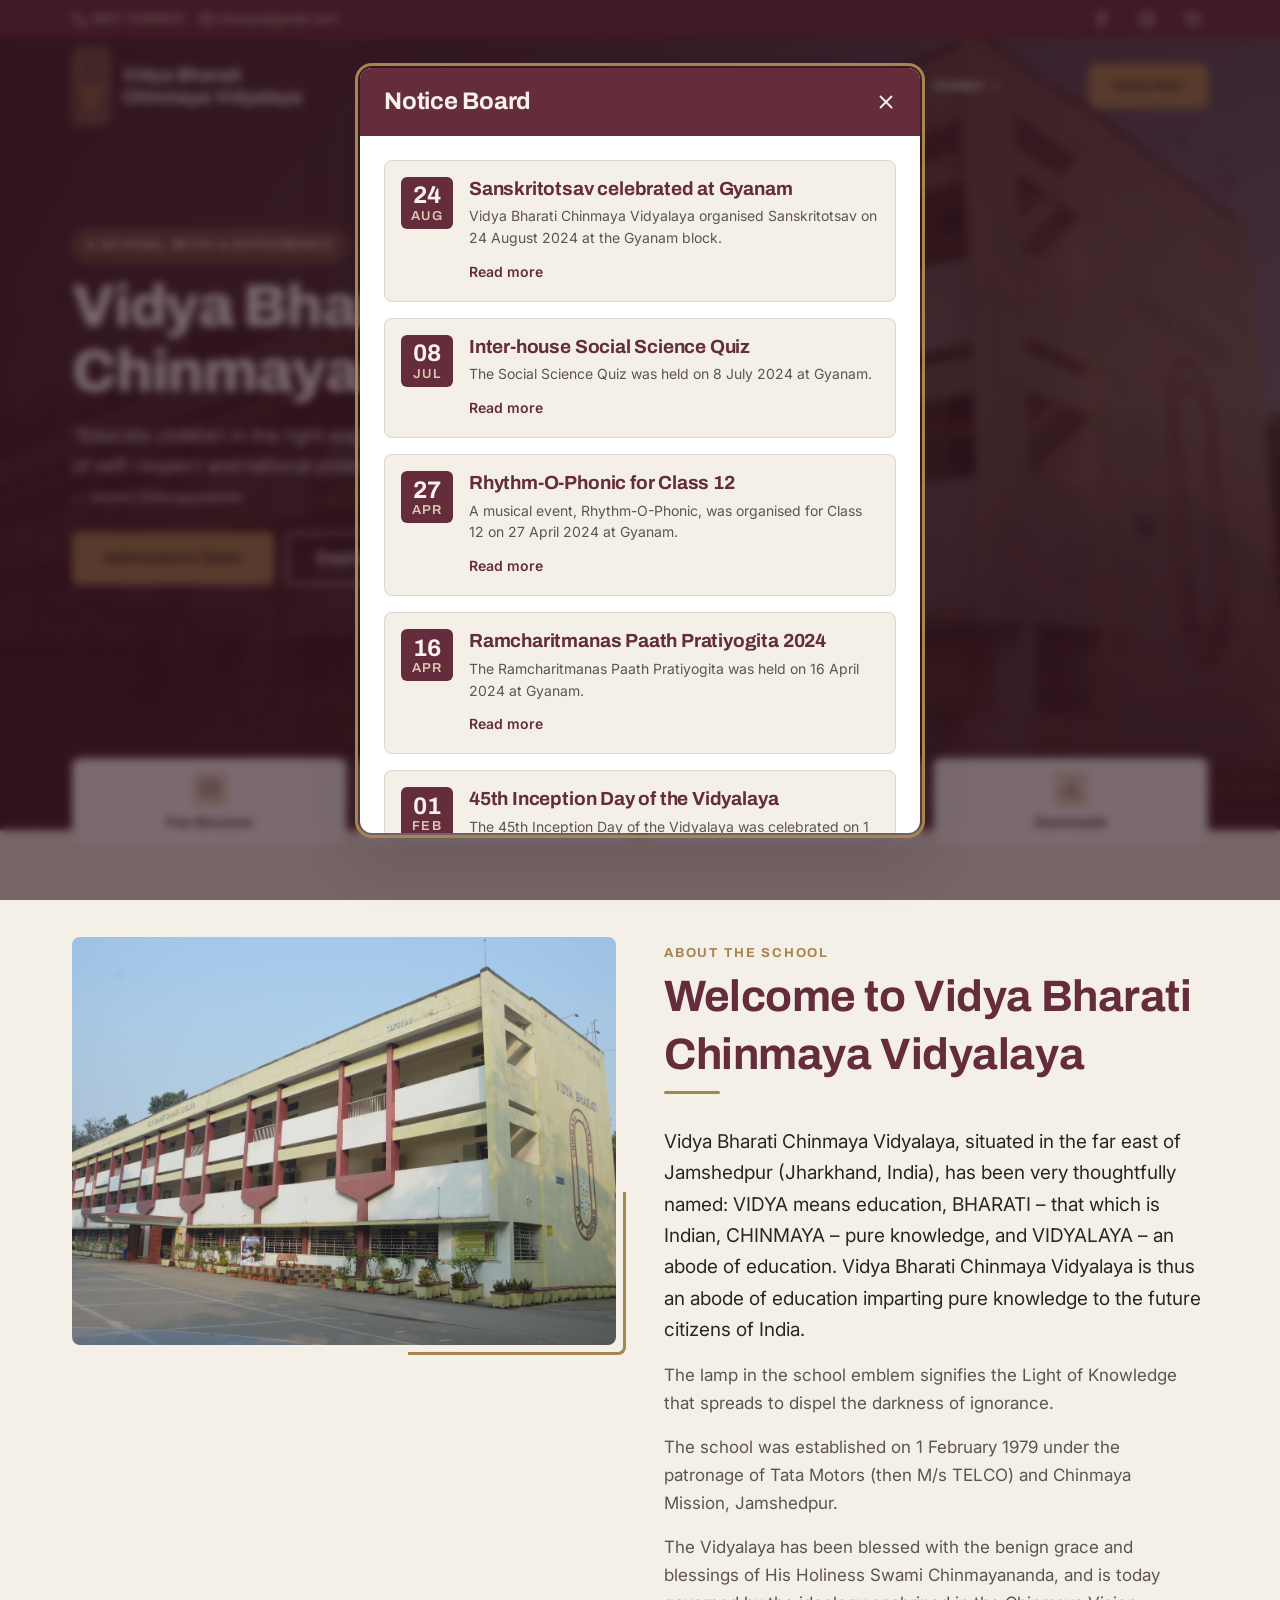
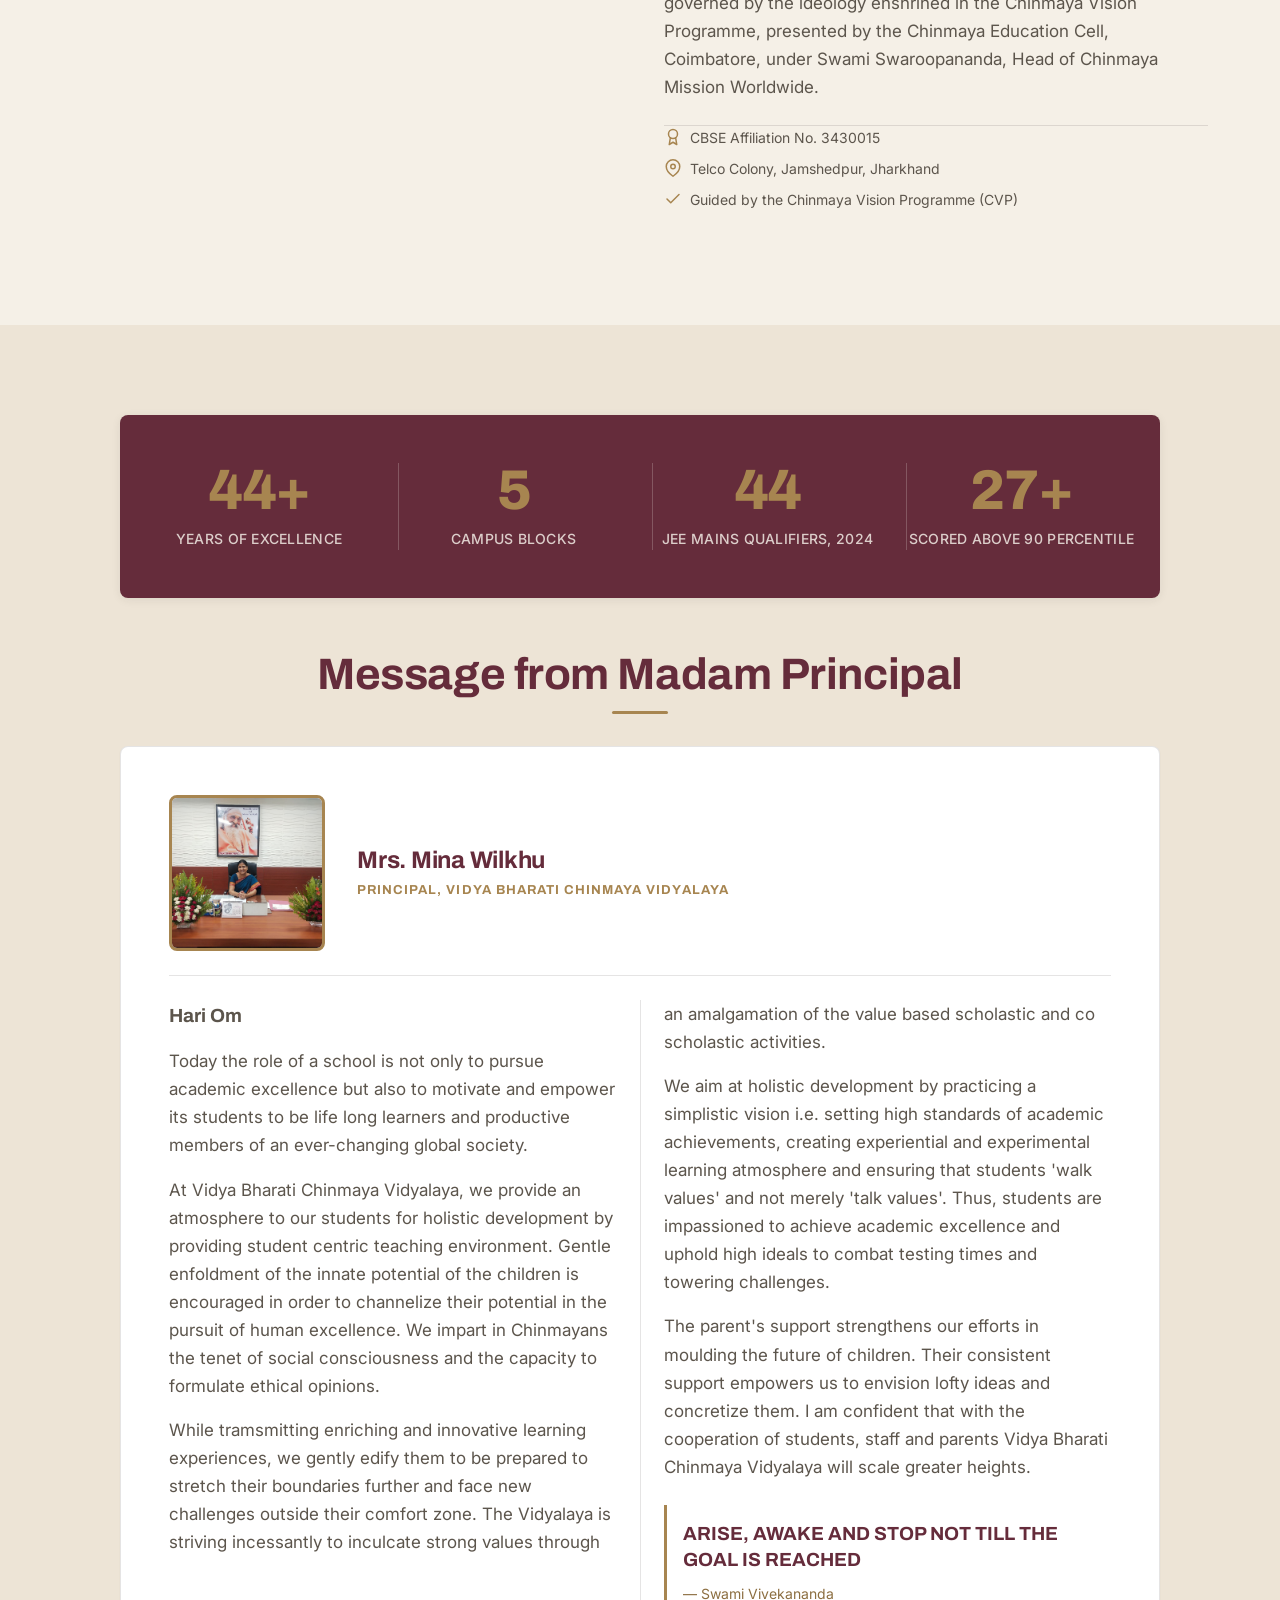
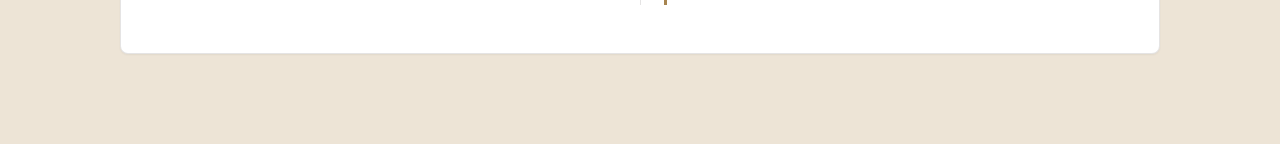
<file: index.html>
<!DOCTYPE html>
<html lang="en">
<head>
  <meta charset="UTF-8">
  <meta name="viewport" content="width=device-width, initial-scale=1">
  <title>Vidya Bharati Chinmaya Vidyalaya | Telco Colony, Jamshedpur</title>
  <meta name="description" content="Vidya Bharati Chinmaya Vidyalaya, Telco Colony, Jamshedpur - a CBSE affiliated school committed to holistic education through the Chinmaya Vision Programme.">

  <link rel="canonical" href="html/index.html">
  <meta http-equiv="refresh" content="0; url=html/index.html">
  <script>
    // Forward to the real homepage, preserving any #fragment.
    window.location.replace("html/index.html" + window.location.hash);
  </script>
</head>
<body>
  <p>
    Redirecting to the
    <a href="html/index.html">Vidya Bharati Chinmaya Vidyalaya homepage</a>&hellip;
  </p>
</body>
</html>
</file>
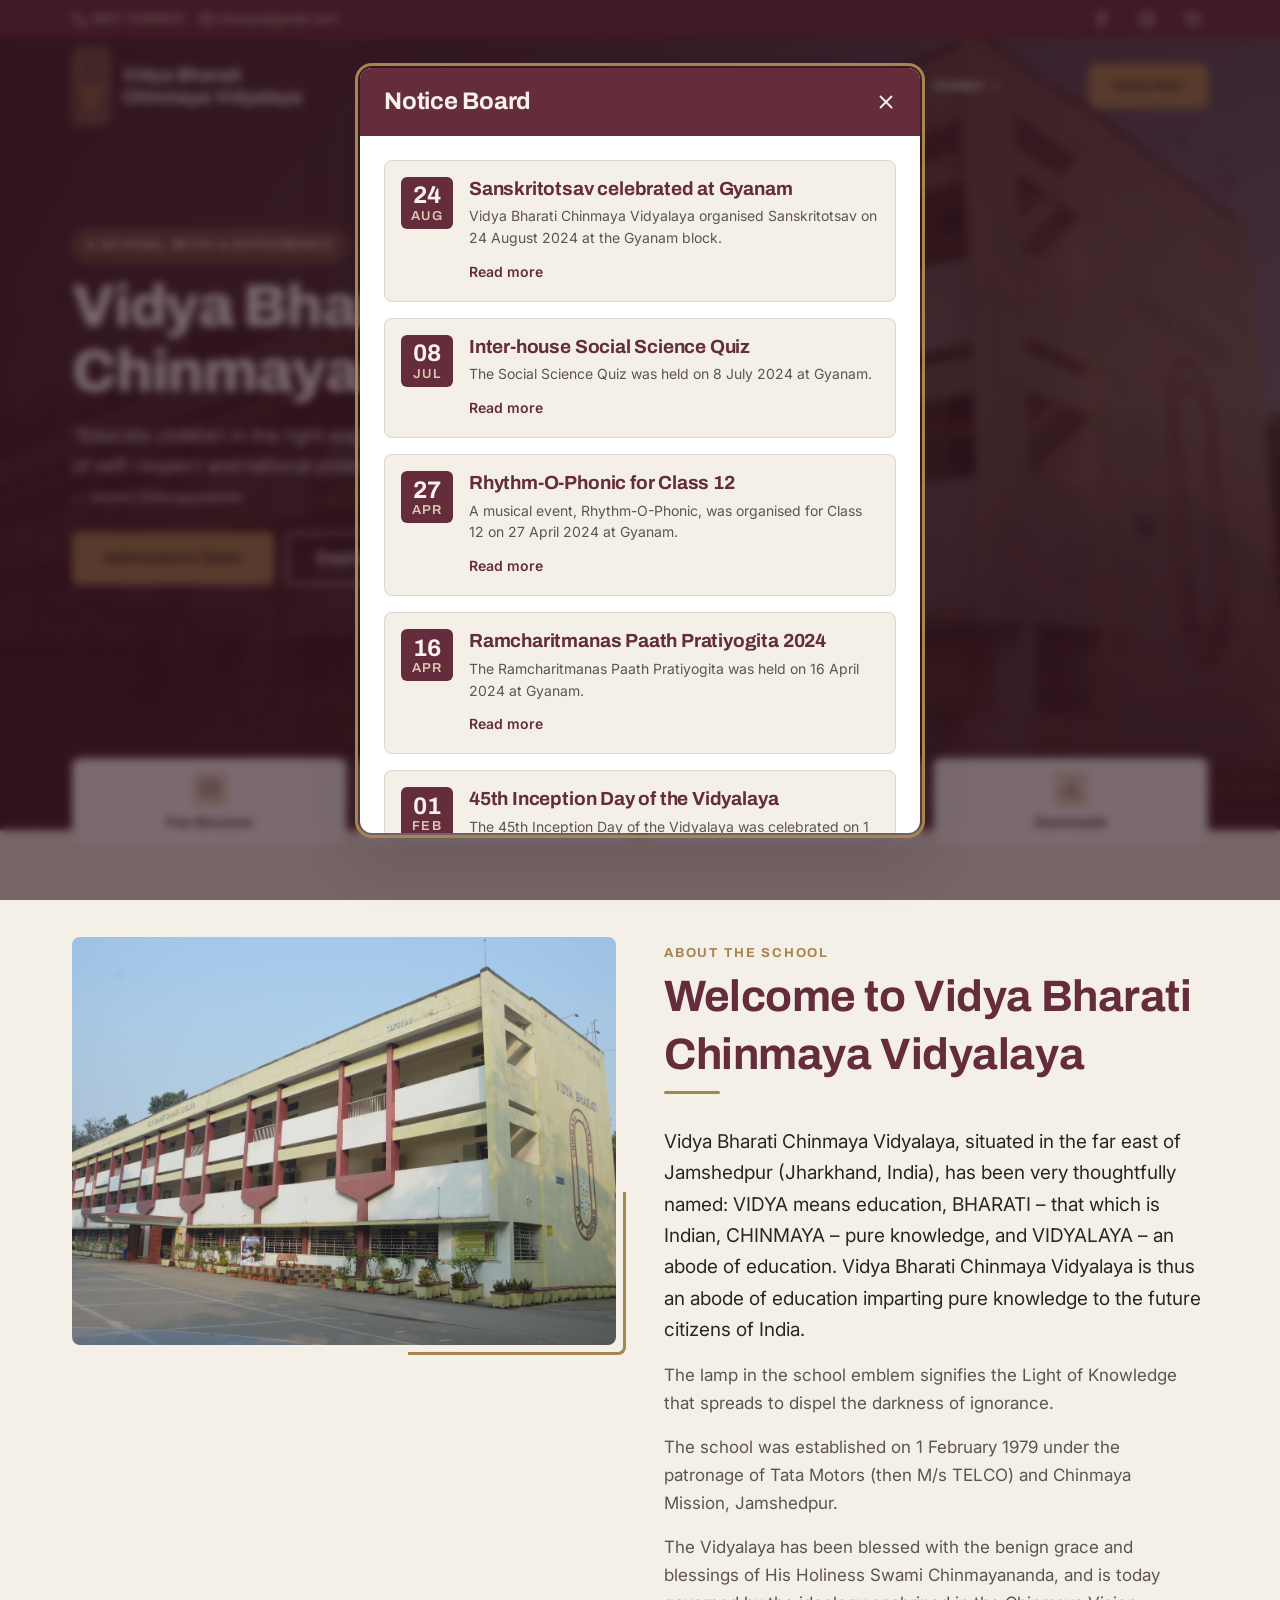
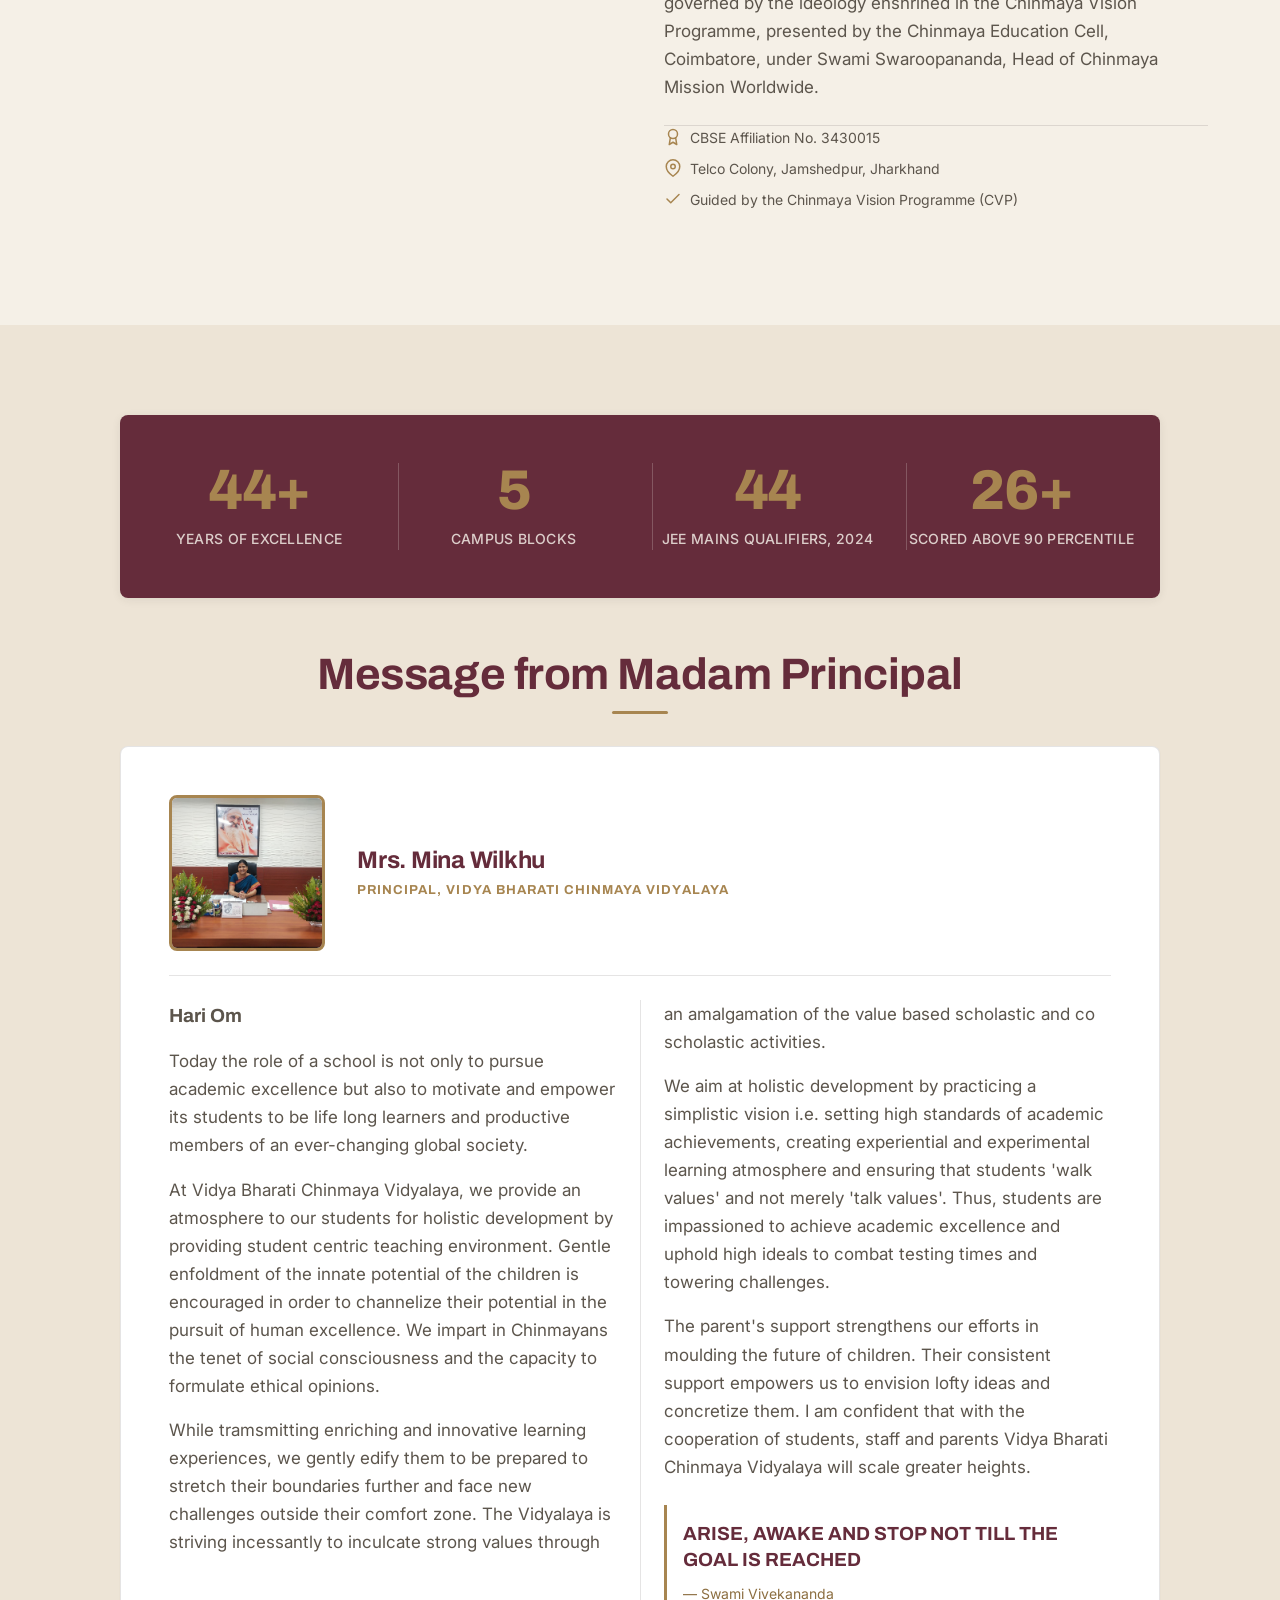
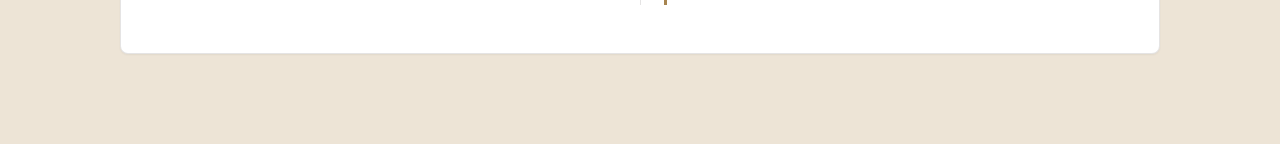
<file: html/index.html>
<!DOCTYPE html>
<html lang="en">
<head>
  <!-- ============================================================
       Vidya Bharati Chinmaya Vidyalaya - Home Page
       STAGE: Step 2 - Notice Board popup added
       ============================================================ -->
  <meta charset="UTF-8">
  <meta name="viewport" content="width=device-width, initial-scale=1">
  <meta name="description" content="Vidya Bharati Chinmaya Vidyalaya, Telco Colony, Jamshedpur - a CBSE affiliated school (Affiliation No. 3430015) committed to holistic education through the Chinmaya Vision Programme.">
  <meta name="theme-color" content="#652C3B">

  <title>Vidya Bharati Chinmaya Vidyalaya | Telco Colony, Jamshedpur</title>

  <!-- Google Fonts: Archivo (headings) + Inter (body) -->
  <link rel="preconnect" href="https://fonts.googleapis.com">
  <link rel="preconnect" href="https://fonts.gstatic.com" crossorigin>
  <link href="https://fonts.googleapis.com/css2?family=Archivo:wght@600;700;800&family=Inter:wght@400;500;600&display=swap" rel="stylesheet">

  <!-- Stylesheets (order matters: variables first, then base, then animations) -->
  <link rel="stylesheet" href="../css/variables.css">
  <link rel="stylesheet" href="../css/base.css">
  <link rel="stylesheet" href="../css/animations.css">
  <link rel="stylesheet" href="../css/navbar.css">
  <link rel="stylesheet" href="../css/hero.css">
  <link rel="stylesheet" href="../css/about.css">
  <link rel="stylesheet" href="../css/stats.css">
  <link rel="stylesheet" href="../css/popup.css">

  <!-- Adds a "js" class to <html> as early as possible.
       Scroll-reveal CSS only hides content when this class is
       present, so the page still works with JavaScript disabled. -->
  <script>document.documentElement.className += " js";</script>
</head>

<body class="has-hero">
  <!-- Skip link: first thing a keyboard user can reach -->
  <a class="skip-link" href="#main">Skip to content</a>

  <!-- ============================================================
       TOP BAR - phone, email, admission enquiry link, socials
       ============================================================ -->
  <div class="topbar">
    <div class="container topbar__inner">
      <ul class="topbar__contact">
        <li>
          <a class="topbar__link" href="tel:+916572286829">
            <!-- phone icon -->
            <svg viewBox="0 0 24 24" fill="none" stroke="currentColor" stroke-width="2"
                 stroke-linecap="round" stroke-linejoin="round" aria-hidden="true">
              <path d="M22 16.92v3a2 2 0 0 1-2.18 2 19.79 19.79 0 0 1-8.63-3.07 19.5 19.5 0 0 1-6-6 19.79 19.79 0 0 1-3.07-8.67A2 2 0 0 1 4.11 2h3a2 2 0 0 1 2 1.72c.13.96.36 1.9.7 2.81a2 2 0 0 1-.45 2.11L8.09 9.91a16 16 0 0 0 6 6l1.27-1.27a2 2 0 0 1 2.11-.45c.91.34 1.85.57 2.81.7A2 2 0 0 1 22 16.92z"/>
            </svg>
            <span>0657-2286829</span>
          </a>
        </li>
        <li>
          <a class="topbar__link" href="mailto:vbcvjsr@gmail.com">
            <!-- mail icon -->
            <svg viewBox="0 0 24 24" fill="none" stroke="currentColor" stroke-width="2"
                 stroke-linecap="round" stroke-linejoin="round" aria-hidden="true">
              <rect x="2" y="4" width="20" height="16" rx="2"/>
              <path d="m22 7-10 5L2 7"/>
            </svg>
            <span class="topbar__link-text">vbcvjsr@gmail.com</span>
          </a>
        </li>
      </ul>

      <div class="topbar__right">
        <!-- NOTE: replace the "#" social links with the school's real pages -->
        <ul class="topbar__social">
          <li>
            <a href="#" aria-label="Facebook">
              <svg viewBox="0 0 24 24" fill="none" stroke="currentColor" stroke-width="2"
                   stroke-linecap="round" stroke-linejoin="round" aria-hidden="true">
                <path d="M18 2h-3a5 5 0 0 0-5 5v3H7v4h3v8h4v-8h3l1-4h-4V7a1 1 0 0 1 1-1h3z"/>
              </svg>
            </a>
          </li>
          <li>
            <a href="#" aria-label="Instagram">
              <svg viewBox="0 0 24 24" fill="none" stroke="currentColor" stroke-width="2"
                   stroke-linecap="round" stroke-linejoin="round" aria-hidden="true">
                <rect x="2" y="2" width="20" height="20" rx="5"/>
                <circle cx="12" cy="12" r="4"/>
                <line x1="17.5" y1="6.5" x2="17.5" y2="6.5"/>
              </svg>
            </a>
          </li>
          <li>
            <a href="#" aria-label="YouTube">
              <svg viewBox="0 0 24 24" fill="none" stroke="currentColor" stroke-width="2"
                   stroke-linecap="round" stroke-linejoin="round" aria-hidden="true">
                <path d="M22.54 6.42a2.78 2.78 0 0 0-1.94-2C18.88 4 12 4 12 4s-6.88 0-8.6.46a2.78 2.78 0 0 0-1.94 2A29 29 0 0 0 1 11.75a29 29 0 0 0 .46 5.33A2.78 2.78 0 0 0 3.4 19c1.72.46 8.6.46 8.6.46s6.88 0 8.6-.46a2.78 2.78 0 0 0 1.94-2 29 29 0 0 0 .46-5.25 29 29 0 0 0-.46-5.33z"/>
                <polygon points="9.75 15.02 15.5 11.75 9.75 8.48 9.75 15.02"/>
              </svg>
            </a>
          </li>
        </ul>
      </div>
    </div>
  </div>

  <!-- ============================================================
       MAIN NAVBAR - sticky, transparent over hero, solid on scroll
       Desktop menu is reorganised from the current site's pages.
       NOTE: "#" links are placeholder routes to be wired to the
       real pages later.
       ============================================================ -->
  <header class="site-header">
    <div class="container">
      <nav class="navbar" aria-label="Primary">

        <!-- Brand: school crest + school name -->
        <a class="brand" href="#main">
          <img class="brand__logo"
               src="../images/logo/logo.png"
               alt=""
               width="881" height="1785"
               decoding="async">
          <span class="brand__text">
            <span class="brand__name">
              <span class="brand__name-line">Vidya Bharati</span>
              <span class="brand__name-line">Chinmaya Vidyalaya</span>
            </span>
          </span>
        </a>

        <!-- Hamburger (mobile only) -->
        <button class="nav-toggle" type="button"
                aria-label="Open menu" aria-expanded="false" aria-controls="mobile-drawer">
          <span class="nav-toggle__bar"></span>
          <span class="nav-toggle__bar"></span>
          <span class="nav-toggle__bar"></span>
        </button>

        <!-- Desktop menu with dropdowns -->
        <ul class="nav-menu">
          <li class="nav-menu__item">
            <a class="nav-menu__link" href="#about">About
              <svg viewBox="0 0 24 24" fill="none" stroke="currentColor" stroke-width="2"
                   stroke-linecap="round" stroke-linejoin="round" aria-hidden="true"><polyline points="6 9 12 15 18 9"/></svg>
            </a>
            <ul class="submenu">
              <li><a class="submenu__link" href="#about">About the School</a></li>
              <li><a class="submenu__link" href="mvo.html">Vision &amp; Mission</a></li>
              <li><a class="submenu__link" href="leadership.html">Messages from Leadership</a></li>
              <li><a class="submenu__link" href="staff.html">School Staff</a></li>
              <li><a class="submenu__link" href="cvp.html">Chinmaya Vision Programme</a></li>
            </ul>
          </li>

          <li class="nav-menu__item">
            <a class="nav-menu__link" href="#">Academics
              <svg viewBox="0 0 24 24" fill="none" stroke="currentColor" stroke-width="2"
                   stroke-linecap="round" stroke-linejoin="round" aria-hidden="true"><polyline points="6 9 12 15 18 9"/></svg>
            </a>
            <ul class="submenu">
              <li><a class="submenu__link" href="#">Academic Programmes</a></li>
              <li><a class="submenu__link" href="#">Departments</a></li>
              <li><a class="submenu__link" href="#">School Calendar</a></li>
              <li><a class="submenu__link" href="#">Achievements</a></li>
              <li><a class="submenu__link" href="#results">Results &amp; Toppers</a></li>
            </ul>
          </li>

          <li class="nav-menu__item">
            <a class="nav-menu__link" href="#admissions">Admissions
              <svg viewBox="0 0 24 24" fill="none" stroke="currentColor" stroke-width="2"
                   stroke-linecap="round" stroke-linejoin="round" aria-hidden="true"><polyline points="6 9 12 15 18 9"/></svg>
            </a>
            <ul class="submenu">
              <li><a class="submenu__link" href="#admissions">Admission Enquiry</a></li>
              <li><a class="submenu__link" href="#">Nursery Admission Form</a></li>
              <li><a class="submenu__link" href="#">Reprint Admission Form</a></li>
              <li><a class="submenu__link" href="#">Fee Structure</a></li>
              <li><a class="submenu__link" href="#">Age Criteria</a></li>
            </ul>
          </li>

          <li class="nav-menu__item">
            <a class="nav-menu__link" href="#facilities">Facilities
              <svg viewBox="0 0 24 24" fill="none" stroke="currentColor" stroke-width="2"
                   stroke-linecap="round" stroke-linejoin="round" aria-hidden="true"><polyline points="6 9 12 15 18 9"/></svg>
            </a>
            <ul class="submenu">
              <li><a class="submenu__link" href="#facilities">Campus Infrastructure</a></li>
              <li><a class="submenu__link" href="#">Library</a></li>
              <li><a class="submenu__link" href="#">Laboratories</a></li>
              <li><a class="submenu__link" href="#">Sports</a></li>
              <li><a class="submenu__link" href="#">Smart Classrooms</a></li>
              <li><a class="submenu__link" href="#">Transport</a></li>
            </ul>
          </li>

          <li class="nav-menu__item">
            <a class="nav-menu__link" href="#gallery">Gallery
              <svg viewBox="0 0 24 24" fill="none" stroke="currentColor" stroke-width="2"
                   stroke-linecap="round" stroke-linejoin="round" aria-hidden="true"><polyline points="6 9 12 15 18 9"/></svg>
            </a>
            <ul class="submenu">
              <li><a class="submenu__link" href="#gallery">Photo Gallery</a></li>
              <li><a class="submenu__link" href="#">Virtual Campus Tour</a></li>
              <li><a class="submenu__link" href="#">School &amp; International Events</a></li>
            </ul>
          </li>

          <li class="nav-menu__item">
            <a class="nav-menu__link" href="#contact">Contact
              <svg viewBox="0 0 24 24" fill="none" stroke="currentColor" stroke-width="2"
                   stroke-linecap="round" stroke-linejoin="round" aria-hidden="true"><polyline points="6 9 12 15 18 9"/></svg>
            </a>
            <ul class="submenu">
              <li><a class="submenu__link" href="#contact">Contact Us</a></li>
              <li><a class="submenu__link" href="#contact">Location &amp; Map</a></li>
              <li><a class="submenu__link" href="#">School Counsellor</a></li>
              <li><a class="submenu__link" href="#">Feedback</a></li>
            </ul>
          </li>
        </ul>

        <!-- Desktop-only gold CTA -->
        <div class="navbar__actions">
          <a class="btn btn--accent" href="#admissions">Apply Now</a>
        </div>
      </nav>
    </div>
  </header>

  <!-- MAIN CONTENT -->
  <main id="main">

    <!-- ============================================================
         HERO SLIDESHOW
         Three photos from images/slideshow, cross-fading with a slow
         Ken Burns zoom. The photos are decorative background, so they
         carry empty alt text and are hidden from screen readers.
         ============================================================ -->
    <section class="hero" id="home" data-hero aria-label="Welcome to Vidya Bharati Chinmaya Vidyalaya">
      <div class="hero__slides" aria-hidden="true">
        <div class="hero__slide is-active">
          <img src="../images/slideshow/1stBlockTapovan.jpg" alt="" fetchpriority="high" decoding="async">
        </div>
        <div class="hero__slide">
          <img src="../images/slideshow/puja.png" alt="" loading="lazy" decoding="async">
        </div>
        <div class="hero__slide">
          <img src="../images/slideshow/exotica.jpg" alt="" loading="lazy" decoding="async">
        </div>
      </div>

      <div class="hero__overlay" aria-hidden="true"></div>

      <div class="hero__content container">
        <span class="hero__eyebrow" data-reveal>A School with a Difference</span>
        <h1 class="hero__title" data-reveal data-reveal-delay="100">Vidya Bharati Chinmaya Vidyalaya</h1>
        <p class="hero__lead" data-reveal data-reveal-delay="200">
          &ldquo;Educate children in the right way by instilling in them feelings of
          self-respect and national pride.&rdquo;
          <cite>&mdash; Swami Chinmayananda</cite>
        </p>
        <div class="hero__actions" data-reveal data-reveal-delay="300">
          <a class="btn btn--accent btn--lg" href="#admissions">Admissions Open</a>
          <a class="btn btn--outline-light btn--lg" href="#facilities">Explore Campus</a>
        </div>
      </div>

      <div class="hero__controls">
        <button class="hero__arrow hero__arrow--prev" type="button" aria-label="Previous slide">
          <svg viewBox="0 0 24 24" fill="none" stroke="currentColor" stroke-width="2"
               stroke-linecap="round" stroke-linejoin="round" aria-hidden="true"><polyline points="15 18 9 12 15 6"/></svg>
        </button>

        <div class="hero__dots">
          <button class="hero__dot" type="button" aria-label="Go to slide 1" aria-current="true"></button>
          <button class="hero__dot" type="button" aria-label="Go to slide 2"></button>
          <button class="hero__dot" type="button" aria-label="Go to slide 3"></button>
        </div>

        <button class="hero__arrow hero__arrow--next" type="button" aria-label="Next slide">
          <svg viewBox="0 0 24 24" fill="none" stroke="currentColor" stroke-width="2"
               stroke-linecap="round" stroke-linejoin="round" aria-hidden="true"><polyline points="9 18 15 12 9 6"/></svg>
        </button>
      </div>
    </section>

    <!-- ============================================================
         QUICK LINKS STRIP (overlaps the bottom of the hero)
         ============================================================ -->
    <section class="quicklinks" aria-label="Quick links">
      <div class="container">
        <div class="quicklinks__grid" data-reveal-group>
          <a class="quicklink" href="#" data-reveal>
            <span class="quicklink__icon" aria-hidden="true">
              <svg viewBox="0 0 24 24" fill="none" stroke="currentColor" stroke-width="2"
                   stroke-linecap="round" stroke-linejoin="round">
                <rect x="1" y="4" width="22" height="16" rx="2"/>
                <line x1="1" y1="10" x2="23" y2="10"/>
              </svg>
            </span>
            <span class="quicklink__label">Fee Structure</span>
          </a>

          <a class="quicklink" href="#results" data-reveal>
            <span class="quicklink__icon" aria-hidden="true">
              <svg viewBox="0 0 24 24" fill="none" stroke="currentColor" stroke-width="2"
                   stroke-linecap="round" stroke-linejoin="round">
                <circle cx="12" cy="8" r="6"/>
                <path d="M15.48 12.89 17 22l-5-3-5 3 1.52-9.11"/>
              </svg>
            </span>
            <span class="quicklink__label">Results</span>
          </a>

          <a class="quicklink" href="#" data-reveal>
            <span class="quicklink__icon" aria-hidden="true">
              <svg viewBox="0 0 24 24" fill="none" stroke="currentColor" stroke-width="2"
                   stroke-linecap="round" stroke-linejoin="round">
                <rect x="3" y="4" width="18" height="18" rx="2"/>
                <line x1="16" y1="2" x2="16" y2="6"/>
                <line x1="8" y1="2" x2="8" y2="6"/>
                <line x1="3" y1="10" x2="21" y2="10"/>
              </svg>
            </span>
            <span class="quicklink__label">Calendar</span>
          </a>

          <a class="quicklink" href="#" data-reveal>
            <span class="quicklink__icon" aria-hidden="true">
              <svg viewBox="0 0 24 24" fill="none" stroke="currentColor" stroke-width="2"
                   stroke-linecap="round" stroke-linejoin="round">
                <path d="M21 15v4a2 2 0 0 1-2 2H5a2 2 0 0 1-2-2v-4"/>
                <polyline points="7 10 12 15 17 10"/>
                <line x1="12" y1="15" x2="12" y2="3"/>
              </svg>
            </span>
            <span class="quicklink__label">Downloads</span>
          </a>
        </div>
      </div>
    </section>

    <!-- ============================================================
         ABOUT THE SCHOOL
         Campus photo: the Tapovan block (images/infrastructure).
         ============================================================ -->
    <section class="section section--canvas about" id="about">
      <div class="container about__grid">
        <div class="about__media" data-reveal="left">
          <img class="about__image"
               src="../images/infrastructure/1stBlockTapovan.jpg"
               alt="The Tapovan block on the Vidya Bharati Chinmaya Vidyalaya campus"
               loading="lazy" decoding="async">
        </div>

        <div class="about__body">
          <div class="section-head" data-reveal>
            <span class="section-head__kicker">About the School</span>
            <h2 class="section-head__title">Welcome to Vidya Bharati Chinmaya Vidyalaya</h2>
          </div>

          <p class="about__text" data-reveal data-reveal-delay="100">
            Vidya Bharati Chinmaya Vidyalaya, situated in the far east of
            Jamshedpur (Jharkhand, India), has been very thoughtfully named:
            VIDYA means education, BHARATI &ndash; that which is Indian,
            CHINMAYA &ndash; pure knowledge, and VIDYALAYA &ndash; an abode of
            education. Vidya Bharati Chinmaya Vidyalaya is thus an abode of
            education imparting pure knowledge to the future citizens of India.
          </p>

          <p class="about__text" data-reveal data-reveal-delay="150">
            The lamp in the school emblem signifies the Light of Knowledge that
            spreads to dispel the darkness of ignorance.
          </p>

          <p class="about__text" data-reveal data-reveal-delay="200">
            The school was established on 1 February 1979 under the patronage
            of Tata Motors (then M/s TELCO) and Chinmaya Mission, Jamshedpur.
          </p>

          <p class="about__text" data-reveal data-reveal-delay="250">
            The Vidyalaya has been blessed with the benign grace and blessings
            of His Holiness Swami Chinmayananda, and is today governed by the
            ideology enshrined in the Chinmaya Vision Programme, presented by
            the Chinmaya Education Cell, Coimbatore, under Swami Swaroopananda,
            Head of Chinmaya Mission Worldwide.
          </p>

          <ul class="about__facts" data-reveal data-reveal-delay="300">
            <li class="about__fact">
              <svg viewBox="0 0 24 24" fill="none" stroke="currentColor" stroke-width="2"
                   stroke-linecap="round" stroke-linejoin="round" aria-hidden="true">
                <circle cx="12" cy="8" r="6"/>
                <path d="M15.48 12.89 17 22l-5-3-5 3 1.52-9.11"/>
              </svg>
              <span>CBSE Affiliation No. 3430015</span>
            </li>
            <li class="about__fact">
              <svg viewBox="0 0 24 24" fill="none" stroke="currentColor" stroke-width="2"
                   stroke-linecap="round" stroke-linejoin="round" aria-hidden="true">
                <path d="M21 10c0 7-9 13-9 13s-9-6-9-13a9 9 0 0 1 18 0z"/>
                <circle cx="12" cy="10" r="3"/>
              </svg>
              <span>Telco Colony, Jamshedpur, Jharkhand</span>
            </li>
            <li class="about__fact">
              <svg viewBox="0 0 24 24" fill="none" stroke="currentColor" stroke-width="2"
                   stroke-linecap="round" stroke-linejoin="round" aria-hidden="true">
                <path d="M20 6 9 17l-5-5"/>
              </svg>
              <span>Guided by the Chinmaya Vision Programme (CVP)</span>
            </li>
          </ul>
        </div>
      </div>
    </section>

    <!-- ============================================================
         MESSAGE FROM MADAM PRINCIPAL
         The counters at the top are real, verifiable facts about the
         school. The message text is reproduced as supplied; the
         Chairman's card is temporarily removed and can return later.
         ============================================================ -->
    <section class="section section--sand leadership" id="leadership">
      <div class="container">
        <!-- AT A GLANCE (animated counters).
             The final values are written in the HTML too, so they are
             still correct with JavaScript switched off. -->
        <div class="stats" data-reveal>
          <ul class="stats__grid"
              aria-label="Vidya Bharati Chinmaya Vidyalaya at a glance">
            <li class="stat">
              <span class="stat__value" data-count-to="45" data-count-suffix="+">45+</span>
              <span class="stat__label">Years of excellence</span>
            </li>
            <li class="stat">
              <span class="stat__value" data-count-to="5">5</span>
              <span class="stat__label">Campus blocks</span>
            </li>
            <li class="stat">
              <span class="stat__value" data-count-to="45">45</span>
              <span class="stat__label">JEE Mains qualifiers, 2024</span>
            </li>
            <li class="stat">
              <span class="stat__value" data-count-to="27" data-count-suffix="+">27+</span>
              <span class="stat__label">Scored above 90 percentile</span>
            </li>
          </ul>
        </div>

        <div class="section-head section-head--center" data-reveal>
          <h2 class="section-head__title">Message from Madam Principal</h2>
        </div>

        <div class="leadership__grid">
          <article class="leader" data-reveal>
            <header class="leader__head">
              <img class="leader__photo"
                   src="../images/leadership/principal-mam.jpg"
                   alt="Mrs. Mina Wilkhu, Principal, Vidya Bharati Chinmaya Vidyalaya"
                   loading="lazy" decoding="async">
              <div class="leader__id">
                <h3 class="leader__name">Mrs. Mina Wilkhu</h3>
                <p class="leader__role">Principal, Vidya Bharati Chinmaya Vidyalaya</p>
              </div>
            </header>

            <div class="leader__message">
              <p class="leader__salutation">Hari Om</p>

              <p>
                Today the role of a school is not only to pursue academic
                excellence but also to motivate and empower its students to be
                life long learners and productive members of an ever-changing
                global society.
              </p>

              <p>
                At Vidya Bharati Chinmaya Vidyalaya, we provide an atmosphere to
                our students for holistic development by providing student
                centric teaching environment. Gentle enfoldment of the innate
                potential of the children is encouraged in order to channelize
                their potential in the pursuit of human excellence. We impart in
                Chinmayans the tenet of social consciousness and the capacity to
                formulate ethical opinions.
              </p>

              <p>
                While tramsmitting enriching and innovative learning experiences,
                we gently edify them to be prepared to stretch their boundaries
                further and face new challenges outside their comfort zone. The
                Vidyalaya is striving incessantly to inculcate strong values
                through an amalgamation of the value based scholastic and co
                scholastic activities.
              </p>

              <p>
                We aim at holistic development by practicing a simplistic vision
                i.e. setting high standards of academic achievements, creating
                experiential and experimental learning atmosphere and ensuring
                that students 'walk values' and not merely 'talk values'. Thus,
                students are impassioned to achieve academic excellence and
                uphold high ideals to combat testing times and towering
                challenges.
              </p>

              <p>
                The parent's support strengthens our efforts in moulding the
                future of children. Their consistent support empowers us to
                envision lofty ideas and concretize them. I am confident that
                with the cooperation of students, staff and parents Vidya
                Bharati Chinmaya Vidyalaya will scale greater heights.
              </p>

              <blockquote class="leader__closing">
                <p>ARISE, AWAKE AND STOP NOT TILL THE GOAL IS REACHED</p>
                <cite class="leader__cite">&mdash; Swami Vivekananda</cite>
              </blockquote>
            </div>
          </article>
        </div>
      </div>
    </section>

  </main>

  <!-- FOOTER (built in Step 10) -->
  <footer class="site-footer">
  </footer>

  <!-- ============================================================
       MOBILE DRAWER MENU
       Mirrors the desktop menu as an accordion. Hidden on desktop.
       ============================================================ -->
  <div class="drawer" id="mobile-drawer" hidden>
    <div class="drawer__backdrop" data-drawer-close></div>

    <aside class="drawer__panel" role="dialog" aria-modal="true" aria-label="Site menu" tabindex="-1">
      <div class="drawer__head">
        <span class="drawer__title">Menu</span>
        <button class="drawer__close" type="button" data-drawer-close aria-label="Close menu">
          <svg viewBox="0 0 24 24" fill="none" stroke="currentColor" stroke-width="2"
               stroke-linecap="round" stroke-linejoin="round" aria-hidden="true">
            <line x1="18" y1="6" x2="6" y2="18"/>
            <line x1="6" y1="6" x2="18" y2="18"/>
          </svg>
        </button>
      </div>

      <nav class="drawer__nav" aria-label="Mobile">
        <ul class="drawer-menu">
          <li class="drawer-menu__item">
            <button class="drawer-menu__toggle" type="button" aria-expanded="false">About
              <svg viewBox="0 0 24 24" fill="none" stroke="currentColor" stroke-width="2"
                   stroke-linecap="round" stroke-linejoin="round" aria-hidden="true"><polyline points="6 9 12 15 18 9"/></svg>
            </button>
            <ul class="drawer-menu__sub">
              <li><a href="#about">About the School</a></li>
              <li><a href="mvo.html">Vision &amp; Mission</a></li>
              <li><a href="leadership.html">Messages from Leadership</a></li>
              <li><a href="staff.html">School Staff</a></li>
              <li><a href="cvp.html">Chinmaya Vision Programme</a></li>
            </ul>
          </li>

          <li class="drawer-menu__item">
            <button class="drawer-menu__toggle" type="button" aria-expanded="false">Academics
              <svg viewBox="0 0 24 24" fill="none" stroke="currentColor" stroke-width="2"
                   stroke-linecap="round" stroke-linejoin="round" aria-hidden="true"><polyline points="6 9 12 15 18 9"/></svg>
            </button>
            <ul class="drawer-menu__sub">
              <li><a href="#">Academic Programmes</a></li>
              <li><a href="#">Departments</a></li>
              <li><a href="#">School Calendar</a></li>
              <li><a href="#">Achievements</a></li>
              <li><a href="#results">Results &amp; Toppers</a></li>
            </ul>
          </li>

          <li class="drawer-menu__item">
            <button class="drawer-menu__toggle" type="button" aria-expanded="false">Admissions
              <svg viewBox="0 0 24 24" fill="none" stroke="currentColor" stroke-width="2"
                   stroke-linecap="round" stroke-linejoin="round" aria-hidden="true"><polyline points="6 9 12 15 18 9"/></svg>
            </button>
            <ul class="drawer-menu__sub">
              <li><a href="#admissions">Admission Enquiry</a></li>
              <li><a href="#">Nursery Admission Form</a></li>
              <li><a href="#">Reprint Admission Form</a></li>
              <li><a href="#">Fee Structure</a></li>
              <li><a href="#">Age Criteria</a></li>
            </ul>
          </li>

          <li class="drawer-menu__item">
            <button class="drawer-menu__toggle" type="button" aria-expanded="false">Facilities
              <svg viewBox="0 0 24 24" fill="none" stroke="currentColor" stroke-width="2"
                   stroke-linecap="round" stroke-linejoin="round" aria-hidden="true"><polyline points="6 9 12 15 18 9"/></svg>
            </button>
            <ul class="drawer-menu__sub">
              <li><a href="#facilities">Campus Infrastructure</a></li>
              <li><a href="#">Library</a></li>
              <li><a href="#">Laboratories</a></li>
              <li><a href="#">Sports</a></li>
              <li><a href="#">Smart Classrooms</a></li>
              <li><a href="#">Transport</a></li>
            </ul>
          </li>

          <li class="drawer-menu__item">
            <button class="drawer-menu__toggle" type="button" aria-expanded="false">Gallery
              <svg viewBox="0 0 24 24" fill="none" stroke="currentColor" stroke-width="2"
                   stroke-linecap="round" stroke-linejoin="round" aria-hidden="true"><polyline points="6 9 12 15 18 9"/></svg>
            </button>
            <ul class="drawer-menu__sub">
              <li><a href="#gallery">Photo Gallery</a></li>
              <li><a href="#">Virtual Campus Tour</a></li>
              <li><a href="#">School &amp; International Events</a></li>
            </ul>
          </li>

          <li class="drawer-menu__item">
            <button class="drawer-menu__toggle" type="button" aria-expanded="false">Contact
              <svg viewBox="0 0 24 24" fill="none" stroke="currentColor" stroke-width="2"
                   stroke-linecap="round" stroke-linejoin="round" aria-hidden="true"><polyline points="6 9 12 15 18 9"/></svg>
            </button>
            <ul class="drawer-menu__sub">
              <li><a href="#contact">Contact Us</a></li>
              <li><a href="#contact">Location &amp; Map</a></li>
              <li><a href="#">School Counsellor</a></li>
              <li><a href="#">Feedback</a></li>
            </ul>
          </li>
        </ul>
      </nav>

      <div class="drawer__foot">
        <a class="btn btn--accent btn--block" href="#admissions">Apply Now</a>
        <a class="btn btn--outline btn--block" href="tel:+916572286829">
          <svg viewBox="0 0 24 24" fill="none" stroke="currentColor" stroke-width="2"
               stroke-linecap="round" stroke-linejoin="round" aria-hidden="true">
            <path d="M22 16.92v3a2 2 0 0 1-2.18 2 19.79 19.79 0 0 1-8.63-3.07 19.5 19.5 0 0 1-6-6 19.79 19.79 0 0 1-3.07-8.67A2 2 0 0 1 4.11 2h3a2 2 0 0 1 2 1.72c.13.96.36 1.9.7 2.81a2 2 0 0 1-.45 2.11L8.09 9.91a16 16 0 0 0 6 6l1.27-1.27a2 2 0 0 1 2.11-.45c.91.34 1.85.57 2.81.7A2 2 0 0 1 22 16.92z"/>
          </svg>
          Call 0657-2286829
        </a>
      </div>
    </aside>
  </div>

  <!-- ============================================================
       MOBILE STICKY BOTTOM ACTION BAR (mobile only)
       ============================================================ -->
  <nav class="action-bar" aria-label="Quick actions">
    <a class="action-bar__item" href="tel:+916572286829">
      <svg viewBox="0 0 24 24" fill="none" stroke="currentColor" stroke-width="2"
           stroke-linecap="round" stroke-linejoin="round" aria-hidden="true">
        <path d="M22 16.92v3a2 2 0 0 1-2.18 2 19.79 19.79 0 0 1-8.63-3.07 19.5 19.5 0 0 1-6-6 19.79 19.79 0 0 1-3.07-8.67A2 2 0 0 1 4.11 2h3a2 2 0 0 1 2 1.72c.13.96.36 1.9.7 2.81a2 2 0 0 1-.45 2.11L8.09 9.91a16 16 0 0 0 6 6l1.27-1.27a2 2 0 0 1 2.11-.45c.91.34 1.85.57 2.81.7A2 2 0 0 1 22 16.92z"/>
      </svg>
      <span>Call</span>
    </a>

    <a class="action-bar__item" href="#admissions">
      <svg viewBox="0 0 24 24" fill="none" stroke="currentColor" stroke-width="2"
           stroke-linecap="round" stroke-linejoin="round" aria-hidden="true">
        <path d="M14 2H6a2 2 0 0 0-2 2v16a2 2 0 0 0 2 2h12a2 2 0 0 0 2-2V8z"/>
        <polyline points="14 2 14 8 20 8"/>
        <line x1="16" y1="13" x2="8" y2="13"/>
        <line x1="16" y1="17" x2="8" y2="17"/>
      </svg>
      <span>Enquire</span>
    </a>

    <a class="action-bar__item" href="#contact">
      <svg viewBox="0 0 24 24" fill="none" stroke="currentColor" stroke-width="2"
           stroke-linecap="round" stroke-linejoin="round" aria-hidden="true">
        <path d="M21 10c0 7-9 13-9 13s-9-6-9-13a9 9 0 0 1 18 0z"/>
        <circle cx="12" cy="10" r="3"/>
      </svg>
      <span>Location</span>
    </a>
  </nav>

  <!-- ============================================================
       NOTICE BOARD POPUP (Step 2)
       Opens automatically ~600ms after every page load.
       Content below is real notice board entries from the school.
       ============================================================ -->
  <div class="popup" id="notice-popup" hidden>
    <!-- Dimmed, blurred backdrop. Clicking it closes the popup. -->
    <div class="popup__backdrop" data-popup-close></div>

    <!-- The dialog itself. tabindex="-1" lets us safely move focus here. -->
    <div class="popup__dialog"
         role="dialog"
         aria-modal="true"
         aria-labelledby="notice-popup-title"
         tabindex="-1">

      <div class="popup__header">
        <h2 class="popup__title" id="notice-popup-title">Notice Board</h2>
        <button class="popup__close" type="button" data-popup-close aria-label="Close notice board">
          <!-- Close (X) icon, stroke-based -->
          <svg viewBox="0 0 24 24" fill="none" stroke="currentColor" stroke-width="2"
               stroke-linecap="round" stroke-linejoin="round" aria-hidden="true">
            <line x1="18" y1="6" x2="6" y2="18"></line>
            <line x1="6" y1="6" x2="18" y2="18"></line>
          </svg>
        </button>
      </div>

      <!-- Scrollable body (max-height on the dialog keeps this usable on phones) -->
      <div class="popup__body">
        <ul class="notice-list">
          <li class="notice-list__item">
            <div class="notice-list__date" aria-hidden="true">
              <span class="notice-list__day">24</span>
              <span class="notice-list__month">Aug</span>
            </div>
            <div class="notice-list__content">
              <h3 class="notice-list__title">Sanskritotsav celebrated at Gyanam</h3>
              <p class="notice-list__text">
                Vidya Bharati Chinmaya Vidyalaya organised Sanskritotsav on
                24 August 2024 at the Gyanam block.
              </p>
              <a class="notice-list__link link-slide" href="#">Read more</a>
            </div>
          </li>

          <li class="notice-list__item">
            <div class="notice-list__date" aria-hidden="true">
              <span class="notice-list__day">08</span>
              <span class="notice-list__month">Jul</span>
            </div>
            <div class="notice-list__content">
              <h3 class="notice-list__title">Inter-house Social Science Quiz</h3>
              <p class="notice-list__text">
                The Social Science Quiz was held on 8 July 2024 at Gyanam.
              </p>
              <a class="notice-list__link link-slide" href="#">Read more</a>
            </div>
          </li>

          <li class="notice-list__item">
            <div class="notice-list__date" aria-hidden="true">
              <span class="notice-list__day">27</span>
              <span class="notice-list__month">Apr</span>
            </div>
            <div class="notice-list__content">
              <h3 class="notice-list__title">Rhythm-O-Phonic for Class 12</h3>
              <p class="notice-list__text">
                A musical event, Rhythm-O-Phonic, was organised for Class 12 on
                27 April 2024 at Gyanam.
              </p>
              <a class="notice-list__link link-slide" href="#">Read more</a>
            </div>
          </li>

          <li class="notice-list__item">
            <div class="notice-list__date" aria-hidden="true">
              <span class="notice-list__day">16</span>
              <span class="notice-list__month">Apr</span>
            </div>
            <div class="notice-list__content">
              <h3 class="notice-list__title">Ramcharitmanas Paath Pratiyogita 2024</h3>
              <p class="notice-list__text">
                The Ramcharitmanas Paath Pratiyogita was held on 16 April 2024
                at Gyanam.
              </p>
              <a class="notice-list__link link-slide" href="#">Read more</a>
            </div>
          </li>

          <li class="notice-list__item">
            <div class="notice-list__date" aria-hidden="true">
              <span class="notice-list__day">01</span>
              <span class="notice-list__month">Feb</span>
            </div>
            <div class="notice-list__content">
              <h3 class="notice-list__title">45th Inception Day of the Vidyalaya</h3>
              <p class="notice-list__text">
                The 45th Inception Day of the Vidyalaya was celebrated on
                1 February 2024.
              </p>
              <a class="notice-list__link link-slide" href="#">Read more</a>
            </div>
          </li>
        </ul>
      </div>
    </div>
  </div>
  <!-- ============================================================
       END NOTICE BOARD POPUP
       ============================================================ -->

  <!-- JavaScript files -->
  <script src="../js/animations.js" defer></script>
  <script src="../js/counters.js" defer></script>
  <script src="../js/navbar.js" defer></script>
  <script src="../js/slider.js" defer></script>
  <script src="../js/popup.js" defer></script>
</body>
</html>
</file>
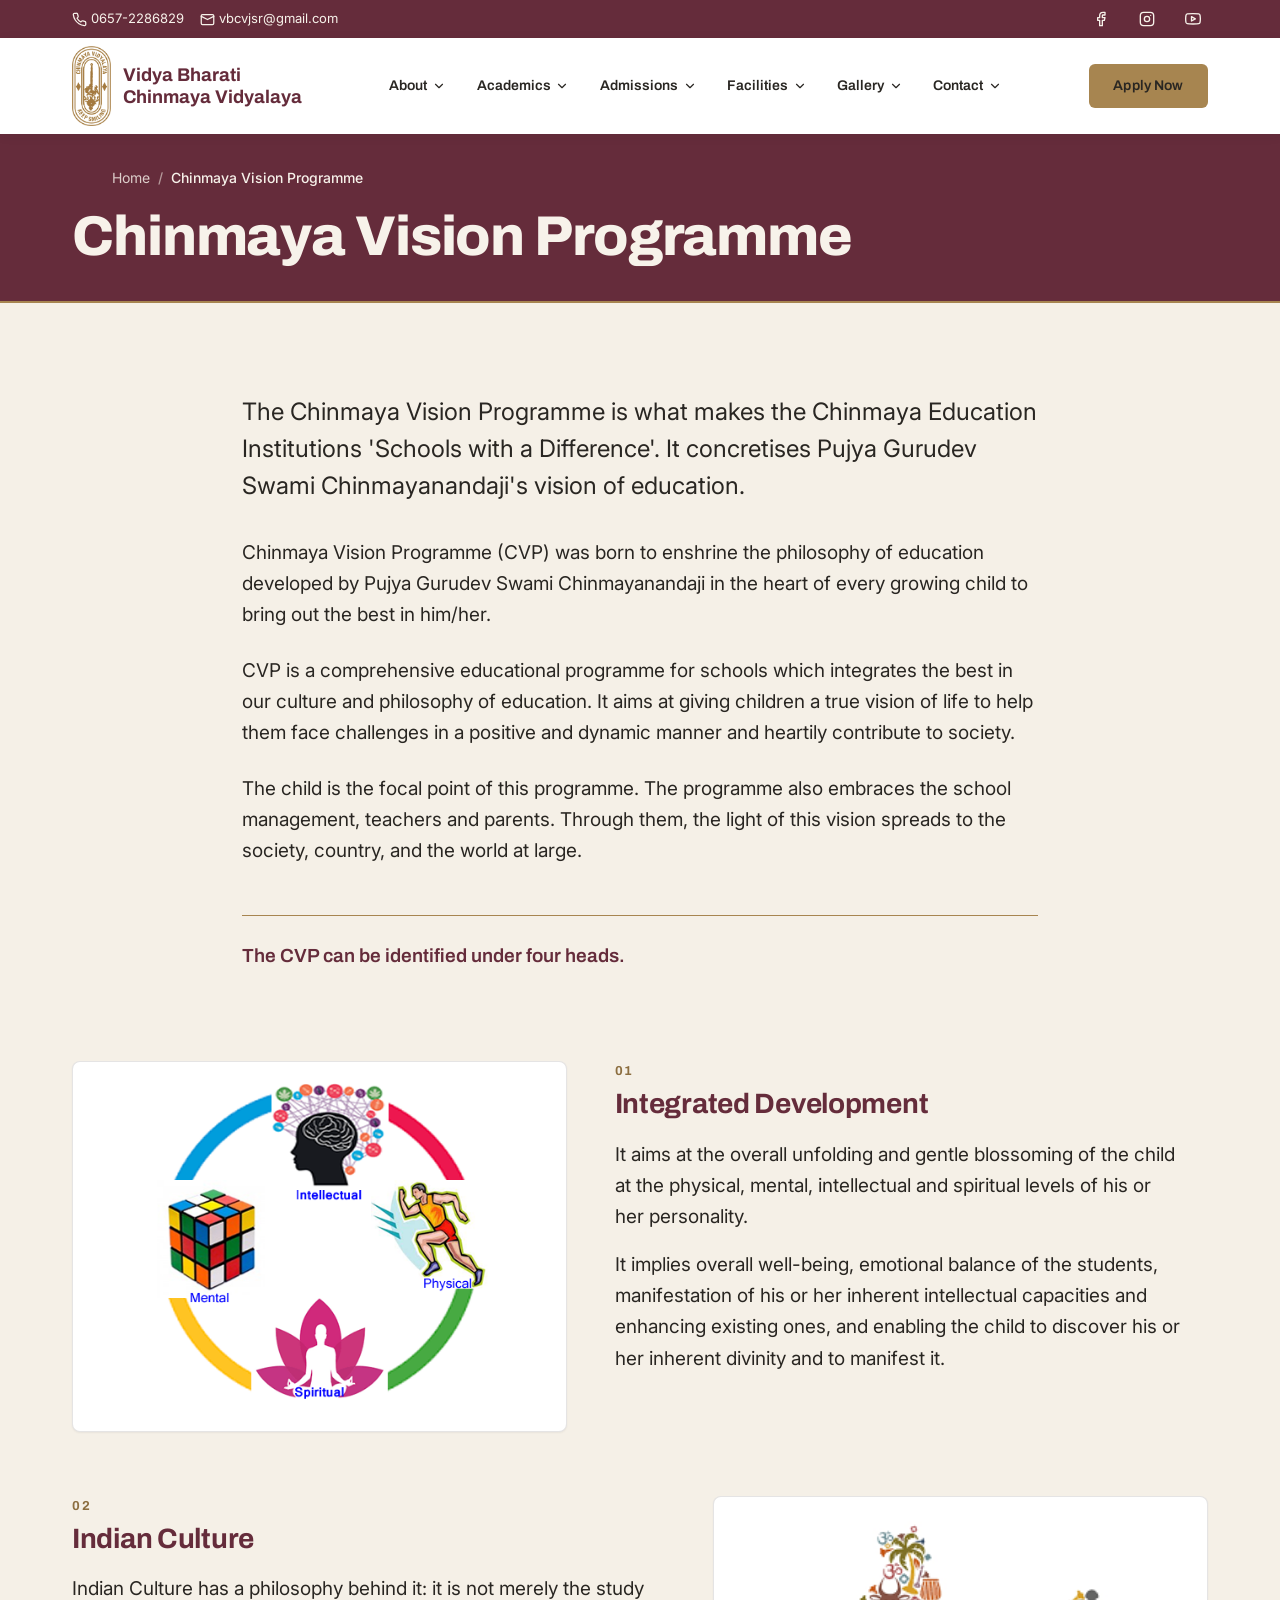
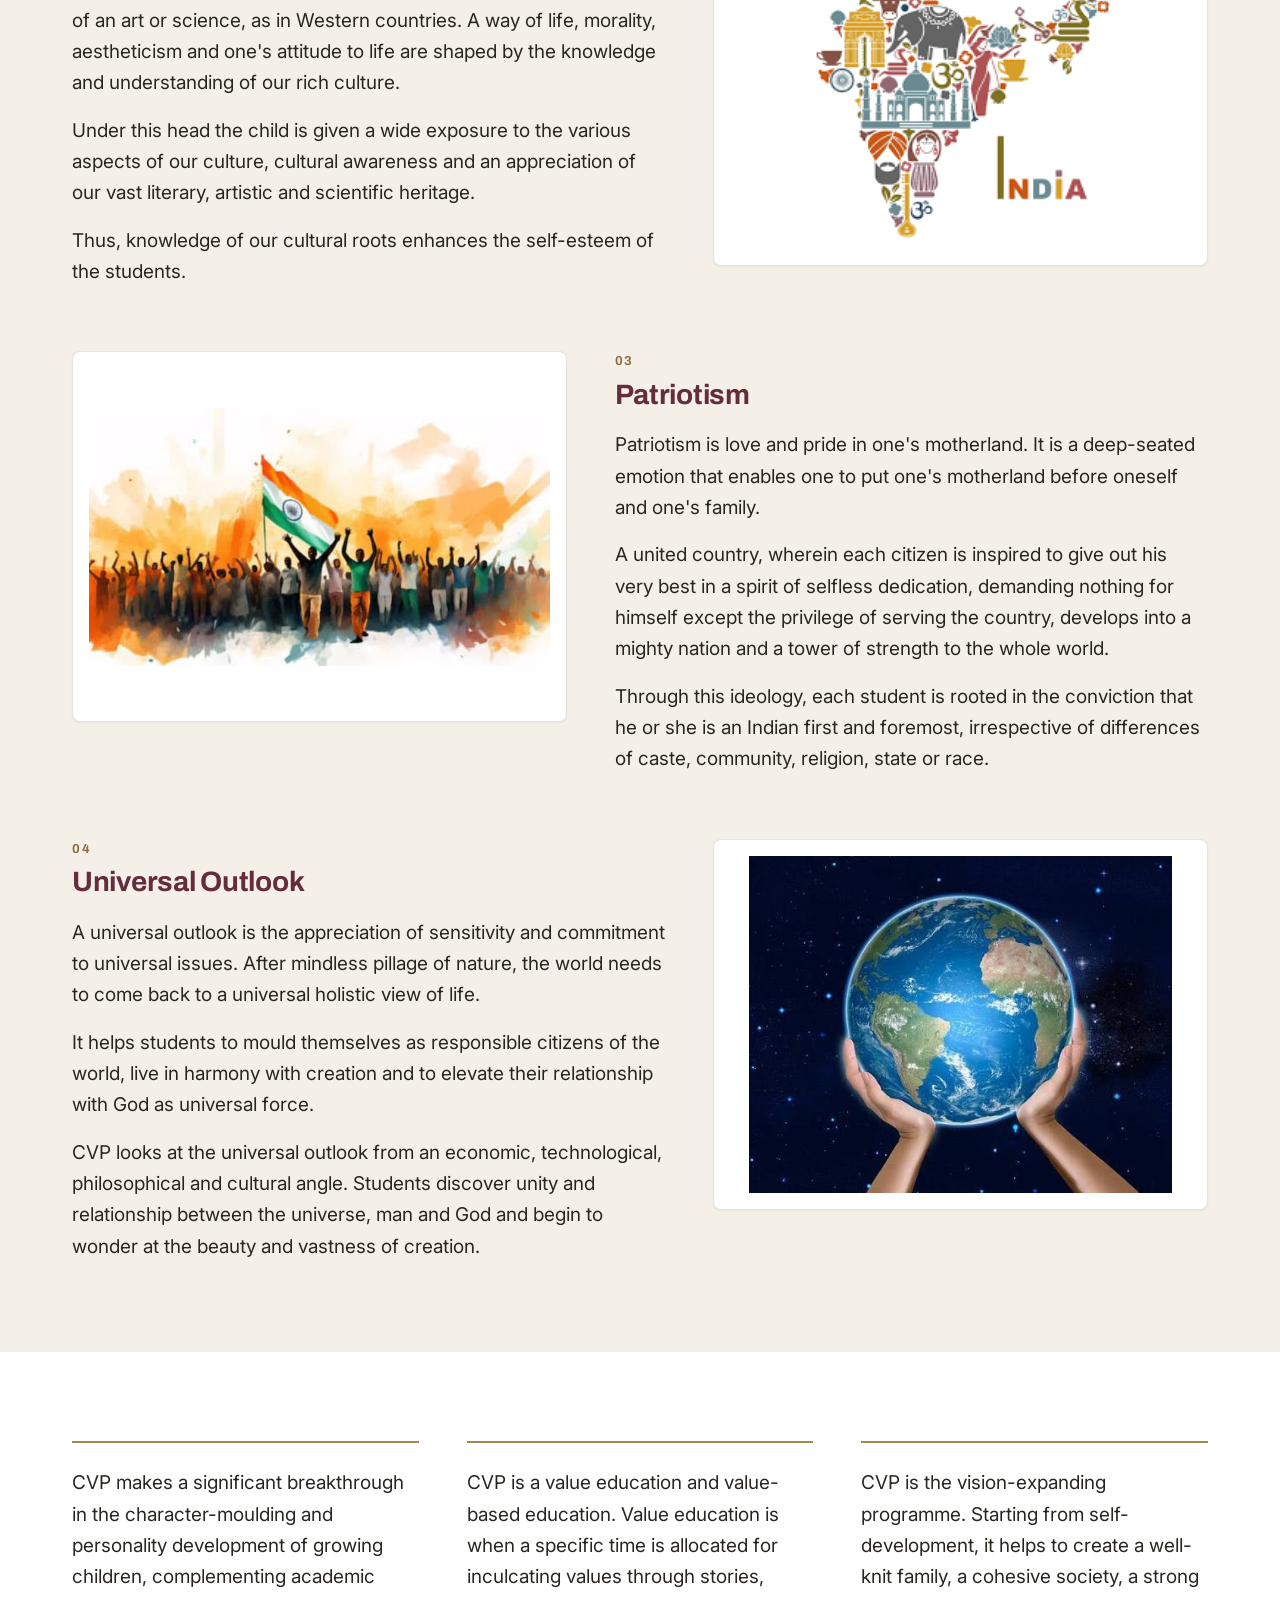
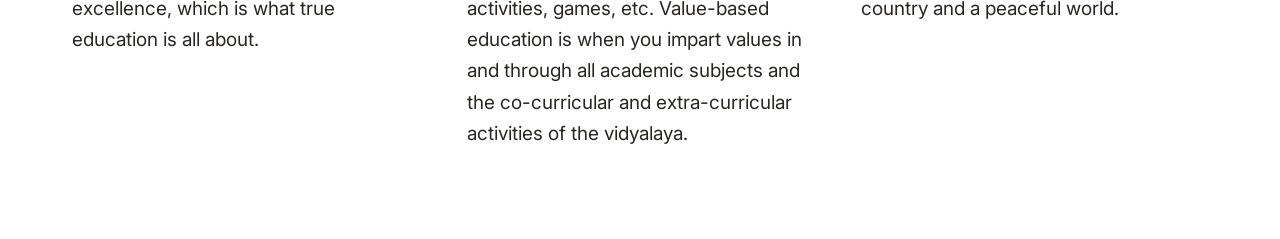
<file: html/cvp.html>
<!DOCTYPE html>
<html lang="en">
<head>
  <!-- ============================================================
       Vidya Bharati Chinmaya Vidyalaya - Chinmaya Vision Programme
       Explains what CVP is and the four heads it is built on.
       Text supplied by the school; photos to be added.
       ============================================================ -->
  <meta charset="UTF-8">
  <meta name="viewport" content="width=device-width, initial-scale=1">
  <meta name="description" content="The Chinmaya Vision Programme (CVP) of Vidya Bharati Chinmaya Vidyalaya, Telco Colony, Jamshedpur.">
  <meta name="theme-color" content="#652C3B">

  <title>Chinmaya Vision Programme | Vidya Bharati Chinmaya Vidyalaya</title>

  <!-- Google Fonts: Archivo (headings) + Inter (body) -->
  <link rel="preconnect" href="https://fonts.googleapis.com">
  <link rel="preconnect" href="https://fonts.gstatic.com" crossorigin>
  <link href="https://fonts.googleapis.com/css2?family=Archivo:wght@600;700;800&family=Inter:wght@400;500;600&display=swap" rel="stylesheet">

  <!-- Stylesheets (order matters: variables first, then base, then animations) -->
  <link rel="stylesheet" href="../css/variables.css">
  <link rel="stylesheet" href="../css/base.css">
  <link rel="stylesheet" href="../css/animations.css">
  <link rel="stylesheet" href="../css/navbar.css">
  <link rel="stylesheet" href="../css/page.css">
  <link rel="stylesheet" href="../css/cvp.css">

  <!-- Adds a "js" class to <html> as early as possible.
       Scroll-reveal CSS only hides content when this class is
       present, so the page still works with JavaScript disabled. -->
  <script>document.documentElement.className += " js";</script>
</head>

<body>
  <!-- Skip link: first thing a keyboard user can reach -->
  <a class="skip-link" href="#main">Skip to content</a>

  <!-- ============================================================
       TOP BAR - phone, email, socials
       ============================================================ -->
  <div class="topbar">
    <div class="container topbar__inner">
      <ul class="topbar__contact">
        <li>
          <a class="topbar__link" href="tel:+916572286829">
            <!-- phone icon -->
            <svg viewBox="0 0 24 24" fill="none" stroke="currentColor" stroke-width="2"
                 stroke-linecap="round" stroke-linejoin="round" aria-hidden="true">
              <path d="M22 16.92v3a2 2 0 0 1-2.18 2 19.79 19.79 0 0 1-8.63-3.07 19.5 19.5 0 0 1-6-6 19.79 19.79 0 0 1-3.07-8.67A2 2 0 0 1 4.11 2h3a2 2 0 0 1 2 1.72c.13.96.36 1.9.7 2.81a2 2 0 0 1-.45 2.11L8.09 9.91a16 16 0 0 0 6 6l1.27-1.27a2 2 0 0 1 2.11-.45c.91.34 1.85.57 2.81.7A2 2 0 0 1 22 16.92z"/>
            </svg>
            <span>0657-2286829</span>
          </a>
        </li>
        <li>
          <a class="topbar__link" href="mailto:vbcvjsr@gmail.com">
            <!-- mail icon -->
            <svg viewBox="0 0 24 24" fill="none" stroke="currentColor" stroke-width="2"
                 stroke-linecap="round" stroke-linejoin="round" aria-hidden="true">
              <rect x="2" y="4" width="20" height="16" rx="2"/>
              <path d="m22 7-10 5L2 7"/>
            </svg>
            <span class="topbar__link-text">vbcvjsr@gmail.com</span>
          </a>
        </li>
      </ul>

      <div class="topbar__right">
        <!-- NOTE: replace the "#" social links with the school's real pages -->
        <ul class="topbar__social">
          <li>
            <a href="#" aria-label="Facebook">
              <svg viewBox="0 0 24 24" fill="none" stroke="currentColor" stroke-width="2"
                   stroke-linecap="round" stroke-linejoin="round" aria-hidden="true">
                <path d="M18 2h-3a5 5 0 0 0-5 5v3H7v4h3v8h4v-8h3l1-4h-4V7a1 1 0 0 1 1-1h3z"/>
              </svg>
            </a>
          </li>
          <li>
            <a href="#" aria-label="Instagram">
              <svg viewBox="0 0 24 24" fill="none" stroke="currentColor" stroke-width="2"
                   stroke-linecap="round" stroke-linejoin="round" aria-hidden="true">
                <rect x="2" y="2" width="20" height="20" rx="5"/>
                <circle cx="12" cy="12" r="4"/>
                <line x1="17.5" y1="6.5" x2="17.5" y2="6.5"/>
              </svg>
            </a>
          </li>
          <li>
            <a href="#" aria-label="YouTube">
              <svg viewBox="0 0 24 24" fill="none" stroke="currentColor" stroke-width="2"
                   stroke-linecap="round" stroke-linejoin="round" aria-hidden="true">
                <path d="M22.54 6.42a2.78 2.78 0 0 0-1.94-2C18.88 4 12 4 12 4s-6.88 0-8.6.46a2.78 2.78 0 0 0-1.94 2A29 29 0 0 0 1 11.75a29 29 0 0 0 .46 5.33A2.78 2.78 0 0 0 3.4 19c1.72.46 8.6.46 8.6.46s6.88 0 8.6-.46a2.78 2.78 0 0 0 1.94-2 29 29 0 0 0 .46-5.25 29 29 0 0 0-.46-5.33z"/>
                <polygon points="9.75 15.02 15.5 11.75 9.75 8.48 9.75 15.02"/>
              </svg>
            </a>
          </li>
        </ul>
      </div>
    </div>
  </div>

  <!-- ============================================================
       MAIN NAVBAR - sticky, transparent over hero, solid on scroll
       Desktop menu is reorganised from the current site's pages.
       NOTE: "#" links are placeholder routes to be wired to the
       real pages later.
       ============================================================ -->
  <header class="site-header site-header--solid">
    <div class="container">
      <nav class="navbar" aria-label="Primary">

        <!-- Brand: school crest + school name -->
        <a class="brand" href="index.html">
          <img class="brand__logo"
               src="../images/logo/logo.png"
               alt=""
               width="881" height="1785"
               decoding="async">
          <span class="brand__text">
            <span class="brand__name">
              <span class="brand__name-line">Vidya Bharati</span>
              <span class="brand__name-line">Chinmaya Vidyalaya</span>
            </span>
          </span>
        </a>

        <!-- Hamburger (mobile only) -->
        <button class="nav-toggle" type="button"
                aria-label="Open menu" aria-expanded="false" aria-controls="mobile-drawer">
          <span class="nav-toggle__bar"></span>
          <span class="nav-toggle__bar"></span>
          <span class="nav-toggle__bar"></span>
        </button>

        <!-- Desktop menu with dropdowns -->
        <ul class="nav-menu">
          <li class="nav-menu__item">
            <a class="nav-menu__link" href="index.html#about">About
              <svg viewBox="0 0 24 24" fill="none" stroke="currentColor" stroke-width="2"
                   stroke-linecap="round" stroke-linejoin="round" aria-hidden="true"><polyline points="6 9 12 15 18 9"/></svg>
            </a>
            <ul class="submenu">
              <li><a class="submenu__link" href="index.html#about">About the School</a></li>
              <li><a class="submenu__link" href="mvo.html">Vision &amp; Mission</a></li>
              <li><a class="submenu__link" href="leadership.html">Messages from Leadership</a></li>
              <li><a class="submenu__link" href="staff.html">School Staff</a></li>
              <li><a class="submenu__link" href="cvp.html" aria-current="page">Chinmaya Vision Programme</a></li>
            </ul>
          </li>

          <li class="nav-menu__item">
            <a class="nav-menu__link" href="#">Academics
              <svg viewBox="0 0 24 24" fill="none" stroke="currentColor" stroke-width="2"
                   stroke-linecap="round" stroke-linejoin="round" aria-hidden="true"><polyline points="6 9 12 15 18 9"/></svg>
            </a>
            <ul class="submenu">
              <li><a class="submenu__link" href="#">Academic Programmes</a></li>
              <li><a class="submenu__link" href="#">Departments</a></li>
              <li><a class="submenu__link" href="#">School Calendar</a></li>
              <li><a class="submenu__link" href="#">Achievements</a></li>
              <li><a class="submenu__link" href="index.html#results">Results &amp; Toppers</a></li>
            </ul>
          </li>

          <li class="nav-menu__item">
            <a class="nav-menu__link" href="index.html#admissions">Admissions
              <svg viewBox="0 0 24 24" fill="none" stroke="currentColor" stroke-width="2"
                   stroke-linecap="round" stroke-linejoin="round" aria-hidden="true"><polyline points="6 9 12 15 18 9"/></svg>
            </a>
            <ul class="submenu">
              <li><a class="submenu__link" href="index.html#admissions">Admission Enquiry</a></li>
              <li><a class="submenu__link" href="#">Nursery Admission Form</a></li>
              <li><a class="submenu__link" href="#">Reprint Admission Form</a></li>
              <li><a class="submenu__link" href="#">Fee Structure</a></li>
              <li><a class="submenu__link" href="#">Age Criteria</a></li>
            </ul>
          </li>

          <li class="nav-menu__item">
            <a class="nav-menu__link" href="index.html#facilities">Facilities
              <svg viewBox="0 0 24 24" fill="none" stroke="currentColor" stroke-width="2"
                   stroke-linecap="round" stroke-linejoin="round" aria-hidden="true"><polyline points="6 9 12 15 18 9"/></svg>
            </a>
            <ul class="submenu">
              <li><a class="submenu__link" href="index.html#facilities">Campus Infrastructure</a></li>
              <li><a class="submenu__link" href="#">Library</a></li>
              <li><a class="submenu__link" href="#">Laboratories</a></li>
              <li><a class="submenu__link" href="#">Sports</a></li>
              <li><a class="submenu__link" href="#">Smart Classrooms</a></li>
              <li><a class="submenu__link" href="#">Transport</a></li>
            </ul>
          </li>

          <li class="nav-menu__item">
            <a class="nav-menu__link" href="index.html#gallery">Gallery
              <svg viewBox="0 0 24 24" fill="none" stroke="currentColor" stroke-width="2"
                   stroke-linecap="round" stroke-linejoin="round" aria-hidden="true"><polyline points="6 9 12 15 18 9"/></svg>
            </a>
            <ul class="submenu">
              <li><a class="submenu__link" href="index.html#gallery">Photo Gallery</a></li>
              <li><a class="submenu__link" href="#">Virtual Campus Tour</a></li>
              <li><a class="submenu__link" href="#">School &amp; International Events</a></li>
            </ul>
          </li>

          <li class="nav-menu__item">
            <a class="nav-menu__link" href="index.html#contact">Contact
              <svg viewBox="0 0 24 24" fill="none" stroke="currentColor" stroke-width="2"
                   stroke-linecap="round" stroke-linejoin="round" aria-hidden="true"><polyline points="6 9 12 15 18 9"/></svg>
            </a>
            <ul class="submenu">
              <li><a class="submenu__link" href="index.html#contact">Contact Us</a></li>
              <li><a class="submenu__link" href="index.html#contact">Location &amp; Map</a></li>
              <li><a class="submenu__link" href="#">School Counsellor</a></li>
              <li><a class="submenu__link" href="#">Feedback</a></li>
            </ul>
          </li>
        </ul>

        <!-- Desktop-only gold CTA -->
        <div class="navbar__actions">
          <a class="btn btn--accent" href="index.html#admissions">Apply Now</a>
        </div>
      </nav>
    </div>
  </header>

  <!-- ============================================================
       MOBILE DRAWER MENU
       Mirrors the desktop menu as an accordion. Hidden on desktop.
       ============================================================ -->
  <div class="drawer" id="mobile-drawer" hidden>
    <div class="drawer__backdrop" data-drawer-close></div>

    <aside class="drawer__panel" role="dialog" aria-modal="true" aria-label="Site menu" tabindex="-1">
      <div class="drawer__head">
        <span class="drawer__title">Menu</span>
        <button class="drawer__close" type="button" data-drawer-close aria-label="Close menu">
          <svg viewBox="0 0 24 24" fill="none" stroke="currentColor" stroke-width="2"
               stroke-linecap="round" stroke-linejoin="round" aria-hidden="true">
            <line x1="18" y1="6" x2="6" y2="18"/>
            <line x1="6" y1="6" x2="18" y2="18"/>
          </svg>
        </button>
      </div>

      <nav class="drawer__nav" aria-label="Mobile">
        <ul class="drawer-menu">
          <li class="drawer-menu__item">
            <button class="drawer-menu__toggle" type="button" aria-expanded="false">About
              <svg viewBox="0 0 24 24" fill="none" stroke="currentColor" stroke-width="2"
                   stroke-linecap="round" stroke-linejoin="round" aria-hidden="true"><polyline points="6 9 12 15 18 9"/></svg>
            </button>
            <ul class="drawer-menu__sub">
              <li><a href="index.html#about">About the School</a></li>
              <li><a href="mvo.html">Vision &amp; Mission</a></li>
              <li><a href="leadership.html">Messages from Leadership</a></li>
              <li><a href="staff.html">School Staff</a></li>
              <li><a href="cvp.html" aria-current="page">Chinmaya Vision Programme</a></li>
            </ul>
          </li>

          <li class="drawer-menu__item">
            <button class="drawer-menu__toggle" type="button" aria-expanded="false">Academics
              <svg viewBox="0 0 24 24" fill="none" stroke="currentColor" stroke-width="2"
                   stroke-linecap="round" stroke-linejoin="round" aria-hidden="true"><polyline points="6 9 12 15 18 9"/></svg>
            </button>
            <ul class="drawer-menu__sub">
              <li><a href="#">Academic Programmes</a></li>
              <li><a href="#">Departments</a></li>
              <li><a href="#">School Calendar</a></li>
              <li><a href="#">Achievements</a></li>
              <li><a href="index.html#results">Results &amp; Toppers</a></li>
            </ul>
          </li>

          <li class="drawer-menu__item">
            <button class="drawer-menu__toggle" type="button" aria-expanded="false">Admissions
              <svg viewBox="0 0 24 24" fill="none" stroke="currentColor" stroke-width="2"
                   stroke-linecap="round" stroke-linejoin="round" aria-hidden="true"><polyline points="6 9 12 15 18 9"/></svg>
            </button>
            <ul class="drawer-menu__sub">
              <li><a href="index.html#admissions">Admission Enquiry</a></li>
              <li><a href="#">Nursery Admission Form</a></li>
              <li><a href="#">Reprint Admission Form</a></li>
              <li><a href="#">Fee Structure</a></li>
              <li><a href="#">Age Criteria</a></li>
            </ul>
          </li>

          <li class="drawer-menu__item">
            <button class="drawer-menu__toggle" type="button" aria-expanded="false">Facilities
              <svg viewBox="0 0 24 24" fill="none" stroke="currentColor" stroke-width="2"
                   stroke-linecap="round" stroke-linejoin="round" aria-hidden="true"><polyline points="6 9 12 15 18 9"/></svg>
            </button>
            <ul class="drawer-menu__sub">
              <li><a href="index.html#facilities">Campus Infrastructure</a></li>
              <li><a href="#">Library</a></li>
              <li><a href="#">Laboratories</a></li>
              <li><a href="#">Sports</a></li>
              <li><a href="#">Smart Classrooms</a></li>
              <li><a href="#">Transport</a></li>
            </ul>
          </li>

          <li class="drawer-menu__item">
            <button class="drawer-menu__toggle" type="button" aria-expanded="false">Gallery
              <svg viewBox="0 0 24 24" fill="none" stroke="currentColor" stroke-width="2"
                   stroke-linecap="round" stroke-linejoin="round" aria-hidden="true"><polyline points="6 9 12 15 18 9"/></svg>
            </button>
            <ul class="drawer-menu__sub">
              <li><a href="index.html#gallery">Photo Gallery</a></li>
              <li><a href="#">Virtual Campus Tour</a></li>
              <li><a href="#">School &amp; International Events</a></li>
            </ul>
          </li>

          <li class="drawer-menu__item">
            <button class="drawer-menu__toggle" type="button" aria-expanded="false">Contact
              <svg viewBox="0 0 24 24" fill="none" stroke="currentColor" stroke-width="2"
                   stroke-linecap="round" stroke-linejoin="round" aria-hidden="true"><polyline points="6 9 12 15 18 9"/></svg>
            </button>
            <ul class="drawer-menu__sub">
              <li><a href="index.html#contact">Contact Us</a></li>
              <li><a href="index.html#contact">Location &amp; Map</a></li>
              <li><a href="#">School Counsellor</a></li>
              <li><a href="#">Feedback</a></li>
            </ul>
          </li>
        </ul>
      </nav>

      <div class="drawer__foot">
        <a class="btn btn--accent btn--block" href="index.html#admissions">Apply Now</a>
        <a class="btn btn--outline btn--block" href="tel:+916572286829">
          <svg viewBox="0 0 24 24" fill="none" stroke="currentColor" stroke-width="2"
               stroke-linecap="round" stroke-linejoin="round" aria-hidden="true">
            <path d="M22 16.92v3a2 2 0 0 1-2.18 2 19.79 19.79 0 0 1-8.63-3.07 19.5 19.5 0 0 1-6-6 19.79 19.79 0 0 1-3.07-8.67A2 2 0 0 1 4.11 2h3a2 2 0 0 1 2 1.72c.13.96.36 1.9.7 2.81a2 2 0 0 1-.45 2.11L8.09 9.91a16 16 0 0 0 6 6l1.27-1.27a2 2 0 0 1 2.11-.45c.91.34 1.85.57 2.81.7A2 2 0 0 1 22 16.92z"/>
          </svg>
          Call 0657-2286829
        </a>
      </div>
    </aside>
  </div>

  <!-- ============================================================
       MOBILE STICKY BOTTOM ACTION BAR (mobile only)
       ============================================================ -->
  <nav class="action-bar" aria-label="Quick actions">
    <a class="action-bar__item" href="tel:+916572286829">
      <svg viewBox="0 0 24 24" fill="none" stroke="currentColor" stroke-width="2"
           stroke-linecap="round" stroke-linejoin="round" aria-hidden="true">
        <path d="M22 16.92v3a2 2 0 0 1-2.18 2 19.79 19.79 0 0 1-8.63-3.07 19.5 19.5 0 0 1-6-6 19.79 19.79 0 0 1-3.07-8.67A2 2 0 0 1 4.11 2h3a2 2 0 0 1 2 1.72c.13.96.36 1.9.7 2.81a2 2 0 0 1-.45 2.11L8.09 9.91a16 16 0 0 0 6 6l1.27-1.27a2 2 0 0 1 2.11-.45c.91.34 1.85.57 2.81.7A2 2 0 0 1 22 16.92z"/>
      </svg>
      <span>Call</span>
    </a>

    <a class="action-bar__item" href="index.html#admissions">
      <svg viewBox="0 0 24 24" fill="none" stroke="currentColor" stroke-width="2"
           stroke-linecap="round" stroke-linejoin="round" aria-hidden="true">
        <path d="M14 2H6a2 2 0 0 0-2 2v16a2 2 0 0 0 2 2h12a2 2 0 0 0 2-2V8z"/>
        <polyline points="14 2 14 8 20 8"/>
        <line x1="16" y1="13" x2="8" y2="13"/>
        <line x1="16" y1="17" x2="8" y2="17"/>
      </svg>
      <span>Enquire</span>
    </a>

    <a class="action-bar__item" href="index.html#contact">
      <svg viewBox="0 0 24 24" fill="none" stroke="currentColor" stroke-width="2"
           stroke-linecap="round" stroke-linejoin="round" aria-hidden="true">
        <path d="M21 10c0 7-9 13-9 13s-9-6-9-13a9 9 0 0 1 18 0z"/>
        <circle cx="12" cy="10" r="3"/>
      </svg>
      <span>Location</span>
    </a>
  </nav>

  <!-- MAIN CONTENT -->

  <!-- MAIN CONTENT -->

  <!-- MAIN CONTENT -->
  <main id="main">

    <!-- ============================================================
         PAGE BANNER
         ============================================================ -->
    <section class="page-banner">
      <div class="container">
        <nav class="breadcrumb" aria-label="Breadcrumb">
          <ol>
            <li><a href="index.html">Home</a></li>
            <li aria-current="page">Chinmaya Vision Programme</li>
          </ol>
        </nav>

        <h1 class="page-banner__title">Chinmaya Vision Programme</h1>
      </div>
    </section>

    <!-- ============================================================
         INTRODUCTION
         Opening statement, then what CVP is and who it touches.
         Ends by leading into the four heads of the programme.
         ============================================================ -->
    <section class="section section--canvas cvp-intro">
      <div class="container container--narrow">

        <p class="cvp-intro__lead">
          The Chinmaya Vision Programme is what makes the Chinmaya Education
          Institutions 'Schools with a Difference'. It concretises Pujya
          Gurudev Swami Chinmayanandaji's vision of education.
        </p>

        <div class="cvp-intro__body">
          <p>
            Chinmaya Vision Programme (CVP) was born to enshrine the philosophy
            of education developed by Pujya Gurudev Swami Chinmayanandaji in the
            heart of every growing child to bring out the best in him/her.
          </p>

          <p>
            CVP is a comprehensive educational programme for schools which
            integrates the best in our culture and philosophy of education. It
            aims at giving children a true vision of life to help them face
            challenges in a positive and dynamic manner and heartily contribute
            to society.
          </p>

          <p>
            The child is the focal point of this programme. The programme also
            embraces the school management, teachers and parents. Through them,
            the light of this vision spreads to the society, country, and the
            world at large.
          </p>
        </div>

        <p class="cvp-intro__heads">
          The CVP can be identified under four heads.
        </p>

      </div>
    </section>

    <!-- ============================================================
         THE FOUR HEADS
         Each head is one block: an image plate beside the text.
         Add the remaining three as more <article class="cvp-head">
         blocks inside this container (use .cvp-head--reverse on
         alternate blocks to mirror the layout).
         ============================================================ -->
    <section class="section section--canvas cvp-heads">
      <div class="container">

        <article class="cvp-head" id="integrated-development">
          <figure class="cvp-head__figure">
            <img src="../images/cvp/integrated-development.png"
                 alt="Diagram of the four levels of integrated development: physical, mental, intellectual and spiritual."
                 width="400" height="400" loading="lazy" decoding="async">
          </figure>

          <div class="cvp-head__body">
            <span class="cvp-head__num">01</span>
            <h2 class="cvp-head__title">Integrated Development</h2>

            <p>
              It aims at the overall unfolding and gentle blossoming of the
              child at the physical, mental, intellectual and spiritual levels
              of his or her personality.
            </p>

            <p>
              It implies overall well-being, emotional balance of the students,
              manifestation of his or her inherent intellectual capacities and
              enhancing existing ones, and enabling the child to discover his
              or her inherent divinity and to manifest it.
            </p>
          </div>
        </article>

        <article class="cvp-head cvp-head--reverse" id="indian-culture">
          <figure class="cvp-head__figure">
            <img src="../images/cvp/indian-culture.png"
                 alt="Map of India filled with cultural motifs, including monuments, an elephant, a classical dancer and the word India."
                 width="220" height="229" loading="lazy" decoding="async">
          </figure>

          <div class="cvp-head__body">
            <span class="cvp-head__num">02</span>
            <h2 class="cvp-head__title">Indian Culture</h2>

            <p>
              Indian Culture has a philosophy behind it: it is not merely the
              study of an art or science, as in Western countries. A way of
              life, morality, aestheticism and one's attitude to life are
              shaped by the knowledge and understanding of our rich culture.
            </p>

            <p>
              Under this head the child is given a wide exposure to the various
              aspects of our culture, cultural awareness and an appreciation of
              our vast literary, artistic and scientific heritage.
            </p>

            <p>
              Thus, knowledge of our cultural roots enhances the self-esteem of
              the students.
            </p>
          </div>
        </article>

        <article class="cvp-head" id="patriotism">
          <figure class="cvp-head__figure">
            <img src="../images/cvp/patriotism.jpeg"
                 alt="Illustration of a crowd with raised hands beneath the Indian national flag."
                 width="596" height="335" loading="lazy" decoding="async">
          </figure>

          <div class="cvp-head__body">
            <span class="cvp-head__num">03</span>
            <h2 class="cvp-head__title">Patriotism</h2>

            <p>
              Patriotism is love and pride in one's motherland. It is a
              deep-seated emotion that enables one to put one's motherland
              before oneself and one's family.
            </p>

            <p>
              A united country, wherein each citizen is inspired to give out his
              very best in a spirit of selfless dedication, demanding nothing
              for himself except the privilege of serving the country, develops
              into a mighty nation and a tower of strength to the whole world.
            </p>

            <p>
              Through this ideology, each student is rooted in the conviction
              that he or she is an Indian first and foremost, irrespective of
              differences of caste, community, religion, state or race.
            </p>
          </div>
        </article>

        <article class="cvp-head cvp-head--reverse" id="universal-outlook">
          <figure class="cvp-head__figure">
            <img src="../images/cvp/universal-outlook.jpeg"
                 alt="Two hands cradling the Earth against a starry sky."
                 width="501" height="399" loading="lazy" decoding="async">
          </figure>

          <div class="cvp-head__body">
            <span class="cvp-head__num">04</span>
            <h2 class="cvp-head__title">Universal Outlook</h2>

            <p>
              A universal outlook is the appreciation of sensitivity and
              commitment to universal issues. After mindless pillage of nature,
              the world needs to come back to a universal holistic view of life.
            </p>

            <p>
              It helps students to mould themselves as responsible citizens of
              the world, live in harmony with creation and to elevate their
              relationship with God as universal force.
            </p>

            <p>
              CVP looks at the universal outlook from an economic,
              technological, philosophical and cultural angle. Students
              discover unity and relationship between the universe, man and God
              and begin to wonder at the beauty and vastness of creation.
            </p>
          </div>
        </article>

      </div>
    </section>

    <!-- ============================================================
         CLOSING STATEMENTS
         The three ideas that sum up what CVP does. Each is a short
         block under a gold rule.
         ============================================================ -->
    <section class="section section--white cvp-outro">
      <div class="container">
        <div class="cvp-outro__grid">

          <p class="cvp-outro__item">
            CVP makes a significant breakthrough in the character-moulding and
            personality development of growing children, complementing academic
            excellence, which is what true education is all about.
          </p>

          <p class="cvp-outro__item">
            CVP is a value education and value-based education. Value education
            is when a specific time is allocated for inculcating values through
            stories, activities, games, etc. Value-based education is when you
            impart values in and through all academic subjects and the
            co-curricular and extra-curricular activities of the vidyalaya.
          </p>

          <p class="cvp-outro__item">
            CVP is the vision-expanding programme. Starting from self-development,
            it helps to create a well-knit family, a cohesive society, a strong
            country and a peaceful world.
          </p>

        </div>
      </div>
    </section>

  </main>

  <!-- JavaScript files -->
  <script src="../js/animations.js" defer></script>
  <script src="../js/navbar.js" defer></script>
</body>
</html>
</file>
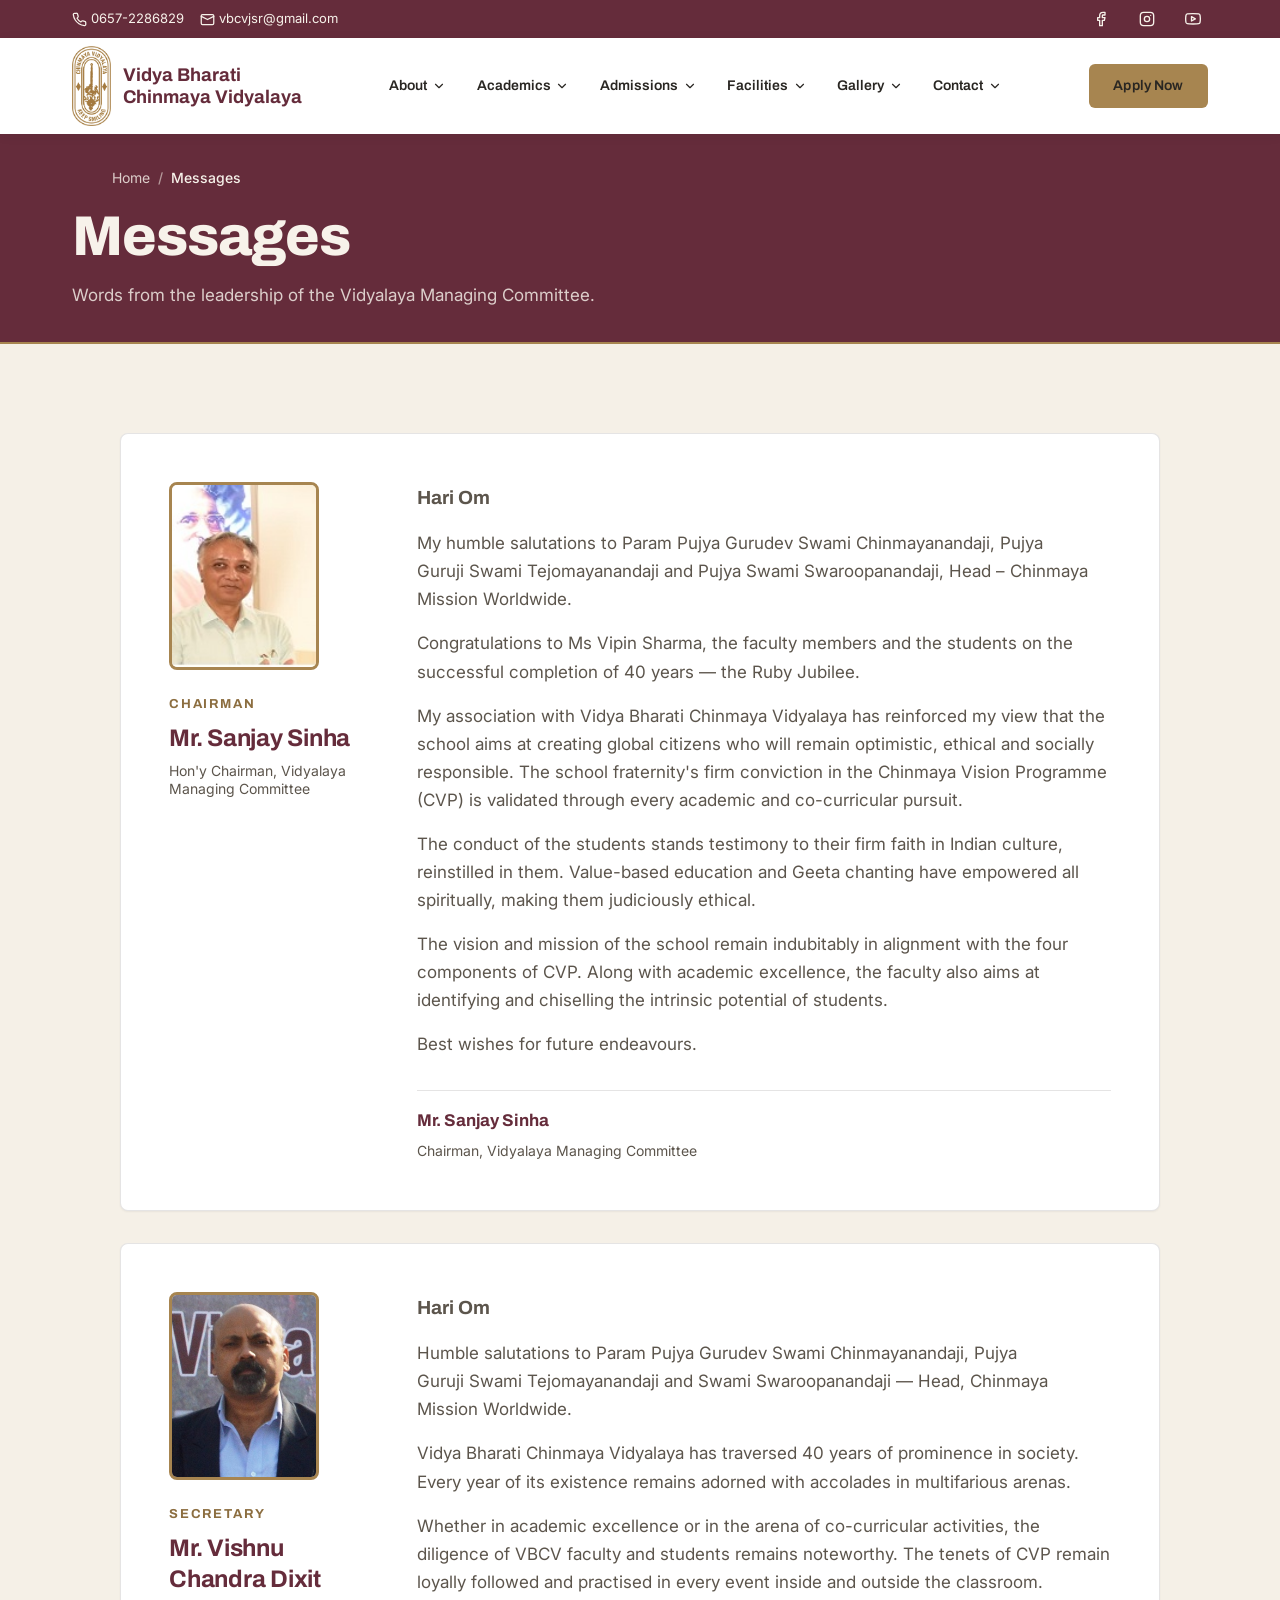
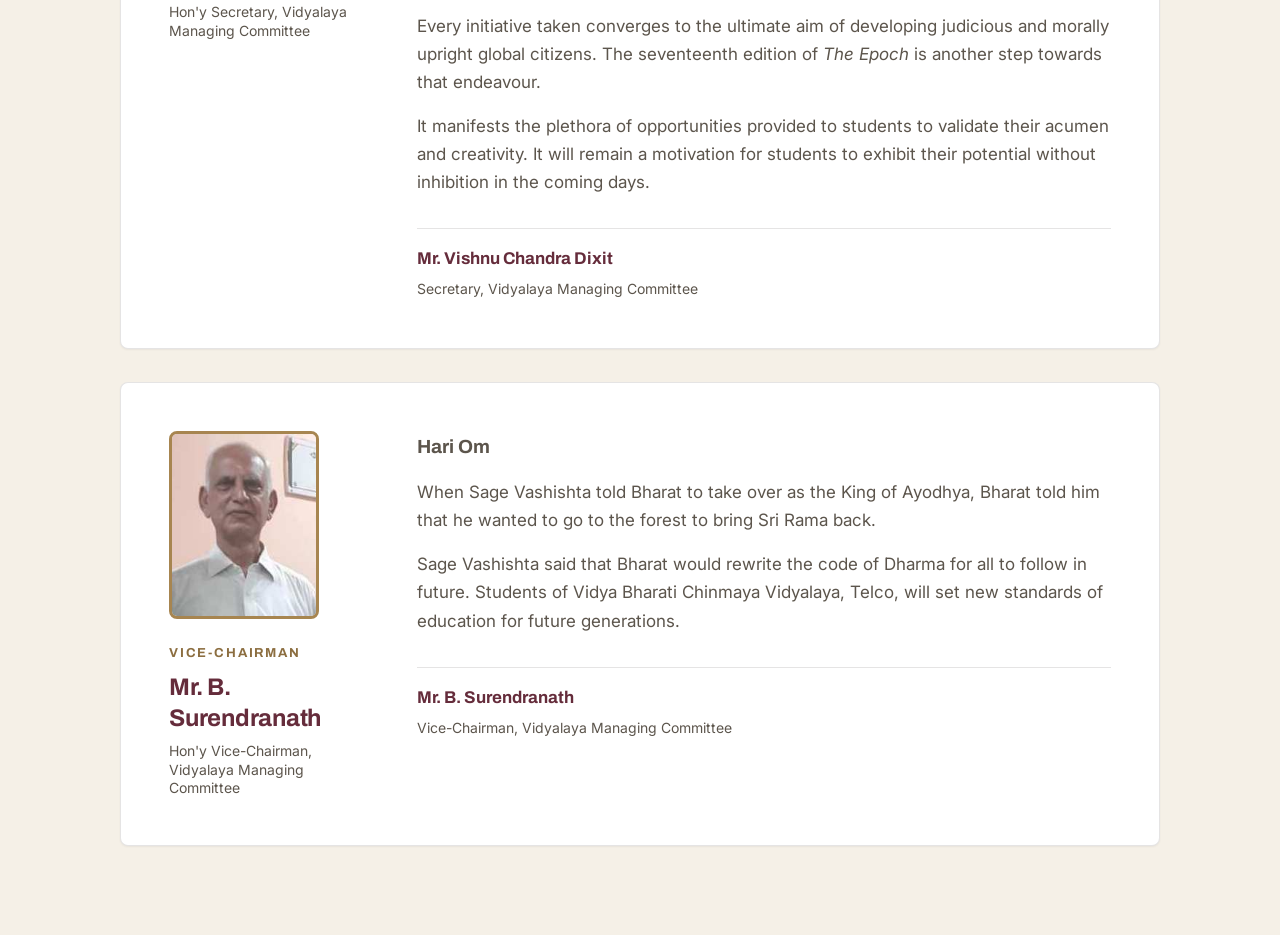
<file: html/leadership.html>
<!DOCTYPE html>
<html lang="en">
<head>
  <!-- ============================================================
       Vidya Bharati Chinmaya Vidyalaya - Messages
       Contains the messages from the school's leadership.
       ============================================================ -->
  <meta charset="UTF-8">
  <meta name="viewport" content="width=device-width, initial-scale=1">
  <meta name="description" content="Messages from the leadership of Vidya Bharati Chinmaya Vidyalaya, Telco Colony, Jamshedpur.">
  <meta name="theme-color" content="#652C3B">

  <title>Messages | Vidya Bharati Chinmaya Vidyalaya</title>

  <!-- Google Fonts: Archivo (headings) + Inter (body) -->
  <link rel="preconnect" href="https://fonts.googleapis.com">
  <link rel="preconnect" href="https://fonts.gstatic.com" crossorigin>
  <link href="https://fonts.googleapis.com/css2?family=Archivo:wght@600;700;800&family=Inter:wght@400;500;600&display=swap" rel="stylesheet">

  <!-- Stylesheets (order matters: variables first, then base, then animations) -->
  <link rel="stylesheet" href="../css/variables.css">
  <link rel="stylesheet" href="../css/base.css">
  <link rel="stylesheet" href="../css/animations.css">
  <link rel="stylesheet" href="../css/navbar.css">
  <link rel="stylesheet" href="../css/page.css">
  <link rel="stylesheet" href="../css/leadership.css">

  <!-- Adds a "js" class to <html> as early as possible.
       Scroll-reveal CSS only hides content when this class is
       present, so the page still works with JavaScript disabled. -->
  <script>document.documentElement.className += " js";</script>
</head>

<body>
  <!-- Skip link: first thing a keyboard user can reach -->
  <a class="skip-link" href="#main">Skip to content</a>

  <!-- ============================================================
       TOP BAR - phone, email, socials
       ============================================================ -->
  <div class="topbar">
    <div class="container topbar__inner">
      <ul class="topbar__contact">
        <li>
          <a class="topbar__link" href="tel:+916572286829">
            <!-- phone icon -->
            <svg viewBox="0 0 24 24" fill="none" stroke="currentColor" stroke-width="2"
                 stroke-linecap="round" stroke-linejoin="round" aria-hidden="true">
              <path d="M22 16.92v3a2 2 0 0 1-2.18 2 19.79 19.79 0 0 1-8.63-3.07 19.5 19.5 0 0 1-6-6 19.79 19.79 0 0 1-3.07-8.67A2 2 0 0 1 4.11 2h3a2 2 0 0 1 2 1.72c.13.96.36 1.9.7 2.81a2 2 0 0 1-.45 2.11L8.09 9.91a16 16 0 0 0 6 6l1.27-1.27a2 2 0 0 1 2.11-.45c.91.34 1.85.57 2.81.7A2 2 0 0 1 22 16.92z"/>
            </svg>
            <span>0657-2286829</span>
          </a>
        </li>
        <li>
          <a class="topbar__link" href="mailto:vbcvjsr@gmail.com">
            <!-- mail icon -->
            <svg viewBox="0 0 24 24" fill="none" stroke="currentColor" stroke-width="2"
                 stroke-linecap="round" stroke-linejoin="round" aria-hidden="true">
              <rect x="2" y="4" width="20" height="16" rx="2"/>
              <path d="m22 7-10 5L2 7"/>
            </svg>
            <span class="topbar__link-text">vbcvjsr@gmail.com</span>
          </a>
        </li>
      </ul>

      <div class="topbar__right">
        <!-- NOTE: replace the "#" social links with the school's real pages -->
        <ul class="topbar__social">
          <li>
            <a href="#" aria-label="Facebook">
              <svg viewBox="0 0 24 24" fill="none" stroke="currentColor" stroke-width="2"
                   stroke-linecap="round" stroke-linejoin="round" aria-hidden="true">
                <path d="M18 2h-3a5 5 0 0 0-5 5v3H7v4h3v8h4v-8h3l1-4h-4V7a1 1 0 0 1 1-1h3z"/>
              </svg>
            </a>
          </li>
          <li>
            <a href="#" aria-label="Instagram">
              <svg viewBox="0 0 24 24" fill="none" stroke="currentColor" stroke-width="2"
                   stroke-linecap="round" stroke-linejoin="round" aria-hidden="true">
                <rect x="2" y="2" width="20" height="20" rx="5"/>
                <circle cx="12" cy="12" r="4"/>
                <line x1="17.5" y1="6.5" x2="17.5" y2="6.5"/>
              </svg>
            </a>
          </li>
          <li>
            <a href="#" aria-label="YouTube">
              <svg viewBox="0 0 24 24" fill="none" stroke="currentColor" stroke-width="2"
                   stroke-linecap="round" stroke-linejoin="round" aria-hidden="true">
                <path d="M22.54 6.42a2.78 2.78 0 0 0-1.94-2C18.88 4 12 4 12 4s-6.88 0-8.6.46a2.78 2.78 0 0 0-1.94 2A29 29 0 0 0 1 11.75a29 29 0 0 0 .46 5.33A2.78 2.78 0 0 0 3.4 19c1.72.46 8.6.46 8.6.46s6.88 0 8.6-.46a2.78 2.78 0 0 0 1.94-2 29 29 0 0 0 .46-5.25 29 29 0 0 0-.46-5.33z"/>
                <polygon points="9.75 15.02 15.5 11.75 9.75 8.48 9.75 15.02"/>
              </svg>
            </a>
          </li>
        </ul>
      </div>
    </div>
  </div>

  <!-- ============================================================
       MAIN NAVBAR - sticky, transparent over hero, solid on scroll
       Desktop menu is reorganised from the current site's pages.
       NOTE: "#" links are placeholder routes to be wired to the
       real pages later.
       ============================================================ -->
  <header class="site-header site-header--solid">
    <div class="container">
      <nav class="navbar" aria-label="Primary">

        <!-- Brand: school crest + school name -->
        <a class="brand" href="index.html">
          <img class="brand__logo"
               src="../images/logo/logo.png"
               alt=""
               width="881" height="1785"
               decoding="async">
          <span class="brand__text">
            <span class="brand__name">
              <span class="brand__name-line">Vidya Bharati</span>
              <span class="brand__name-line">Chinmaya Vidyalaya</span>
            </span>
          </span>
        </a>

        <!-- Hamburger (mobile only) -->
        <button class="nav-toggle" type="button"
                aria-label="Open menu" aria-expanded="false" aria-controls="mobile-drawer">
          <span class="nav-toggle__bar"></span>
          <span class="nav-toggle__bar"></span>
          <span class="nav-toggle__bar"></span>
        </button>

        <!-- Desktop menu with dropdowns -->
        <ul class="nav-menu">
          <li class="nav-menu__item">
            <a class="nav-menu__link" href="index.html#about">About
              <svg viewBox="0 0 24 24" fill="none" stroke="currentColor" stroke-width="2"
                   stroke-linecap="round" stroke-linejoin="round" aria-hidden="true"><polyline points="6 9 12 15 18 9"/></svg>
            </a>
            <ul class="submenu">
              <li><a class="submenu__link" href="index.html#about">About the School</a></li>
              <li><a class="submenu__link" href="mvo.html">Vision &amp; Mission</a></li>
              <li><a class="submenu__link" href="leadership.html" aria-current="page">Messages from Leadership</a></li>
              <li><a class="submenu__link" href="staff.html">School Staff</a></li>
              <li><a class="submenu__link" href="cvp.html">Chinmaya Vision Programme</a></li>
            </ul>
          </li>

          <li class="nav-menu__item">
            <a class="nav-menu__link" href="#">Academics
              <svg viewBox="0 0 24 24" fill="none" stroke="currentColor" stroke-width="2"
                   stroke-linecap="round" stroke-linejoin="round" aria-hidden="true"><polyline points="6 9 12 15 18 9"/></svg>
            </a>
            <ul class="submenu">
              <li><a class="submenu__link" href="#">Academic Programmes</a></li>
              <li><a class="submenu__link" href="#">Departments</a></li>
              <li><a class="submenu__link" href="#">School Calendar</a></li>
              <li><a class="submenu__link" href="#">Achievements</a></li>
              <li><a class="submenu__link" href="index.html#results">Results &amp; Toppers</a></li>
            </ul>
          </li>

          <li class="nav-menu__item">
            <a class="nav-menu__link" href="index.html#admissions">Admissions
              <svg viewBox="0 0 24 24" fill="none" stroke="currentColor" stroke-width="2"
                   stroke-linecap="round" stroke-linejoin="round" aria-hidden="true"><polyline points="6 9 12 15 18 9"/></svg>
            </a>
            <ul class="submenu">
              <li><a class="submenu__link" href="index.html#admissions">Admission Enquiry</a></li>
              <li><a class="submenu__link" href="#">Nursery Admission Form</a></li>
              <li><a class="submenu__link" href="#">Reprint Admission Form</a></li>
              <li><a class="submenu__link" href="#">Fee Structure</a></li>
              <li><a class="submenu__link" href="#">Age Criteria</a></li>
            </ul>
          </li>

          <li class="nav-menu__item">
            <a class="nav-menu__link" href="index.html#facilities">Facilities
              <svg viewBox="0 0 24 24" fill="none" stroke="currentColor" stroke-width="2"
                   stroke-linecap="round" stroke-linejoin="round" aria-hidden="true"><polyline points="6 9 12 15 18 9"/></svg>
            </a>
            <ul class="submenu">
              <li><a class="submenu__link" href="index.html#facilities">Campus Infrastructure</a></li>
              <li><a class="submenu__link" href="#">Library</a></li>
              <li><a class="submenu__link" href="#">Laboratories</a></li>
              <li><a class="submenu__link" href="#">Sports</a></li>
              <li><a class="submenu__link" href="#">Smart Classrooms</a></li>
              <li><a class="submenu__link" href="#">Transport</a></li>
            </ul>
          </li>

          <li class="nav-menu__item">
            <a class="nav-menu__link" href="index.html#gallery">Gallery
              <svg viewBox="0 0 24 24" fill="none" stroke="currentColor" stroke-width="2"
                   stroke-linecap="round" stroke-linejoin="round" aria-hidden="true"><polyline points="6 9 12 15 18 9"/></svg>
            </a>
            <ul class="submenu">
              <li><a class="submenu__link" href="index.html#gallery">Photo Gallery</a></li>
              <li><a class="submenu__link" href="#">Virtual Campus Tour</a></li>
              <li><a class="submenu__link" href="#">School &amp; International Events</a></li>
            </ul>
          </li>

          <li class="nav-menu__item">
            <a class="nav-menu__link" href="index.html#contact">Contact
              <svg viewBox="0 0 24 24" fill="none" stroke="currentColor" stroke-width="2"
                   stroke-linecap="round" stroke-linejoin="round" aria-hidden="true"><polyline points="6 9 12 15 18 9"/></svg>
            </a>
            <ul class="submenu">
              <li><a class="submenu__link" href="index.html#contact">Contact Us</a></li>
              <li><a class="submenu__link" href="index.html#contact">Location &amp; Map</a></li>
              <li><a class="submenu__link" href="#">School Counsellor</a></li>
              <li><a class="submenu__link" href="#">Feedback</a></li>
            </ul>
          </li>
        </ul>

        <!-- Desktop-only gold CTA -->
        <div class="navbar__actions">
          <a class="btn btn--accent" href="index.html#admissions">Apply Now</a>
        </div>
      </nav>
    </div>
  </header>

  <!-- ============================================================
       MOBILE DRAWER MENU
       Mirrors the desktop menu as an accordion. Hidden on desktop.
       ============================================================ -->
  <div class="drawer" id="mobile-drawer" hidden>
    <div class="drawer__backdrop" data-drawer-close></div>

    <aside class="drawer__panel" role="dialog" aria-modal="true" aria-label="Site menu" tabindex="-1">
      <div class="drawer__head">
        <span class="drawer__title">Menu</span>
        <button class="drawer__close" type="button" data-drawer-close aria-label="Close menu">
          <svg viewBox="0 0 24 24" fill="none" stroke="currentColor" stroke-width="2"
               stroke-linecap="round" stroke-linejoin="round" aria-hidden="true">
            <line x1="18" y1="6" x2="6" y2="18"/>
            <line x1="6" y1="6" x2="18" y2="18"/>
          </svg>
        </button>
      </div>

      <nav class="drawer__nav" aria-label="Mobile">
        <ul class="drawer-menu">
          <li class="drawer-menu__item">
            <button class="drawer-menu__toggle" type="button" aria-expanded="false">About
              <svg viewBox="0 0 24 24" fill="none" stroke="currentColor" stroke-width="2"
                   stroke-linecap="round" stroke-linejoin="round" aria-hidden="true"><polyline points="6 9 12 15 18 9"/></svg>
            </button>
            <ul class="drawer-menu__sub">
              <li><a href="index.html#about">About the School</a></li>
              <li><a href="mvo.html">Vision &amp; Mission</a></li>
              <li><a href="leadership.html" aria-current="page">Messages from Leadership</a></li>
              <li><a href="staff.html">School Staff</a></li>
              <li><a href="cvp.html">Chinmaya Vision Programme</a></li>
            </ul>
          </li>

          <li class="drawer-menu__item">
            <button class="drawer-menu__toggle" type="button" aria-expanded="false">Academics
              <svg viewBox="0 0 24 24" fill="none" stroke="currentColor" stroke-width="2"
                   stroke-linecap="round" stroke-linejoin="round" aria-hidden="true"><polyline points="6 9 12 15 18 9"/></svg>
            </button>
            <ul class="drawer-menu__sub">
              <li><a href="#">Academic Programmes</a></li>
              <li><a href="#">Departments</a></li>
              <li><a href="#">School Calendar</a></li>
              <li><a href="#">Achievements</a></li>
              <li><a href="index.html#results">Results &amp; Toppers</a></li>
            </ul>
          </li>

          <li class="drawer-menu__item">
            <button class="drawer-menu__toggle" type="button" aria-expanded="false">Admissions
              <svg viewBox="0 0 24 24" fill="none" stroke="currentColor" stroke-width="2"
                   stroke-linecap="round" stroke-linejoin="round" aria-hidden="true"><polyline points="6 9 12 15 18 9"/></svg>
            </button>
            <ul class="drawer-menu__sub">
              <li><a href="index.html#admissions">Admission Enquiry</a></li>
              <li><a href="#">Nursery Admission Form</a></li>
              <li><a href="#">Reprint Admission Form</a></li>
              <li><a href="#">Fee Structure</a></li>
              <li><a href="#">Age Criteria</a></li>
            </ul>
          </li>

          <li class="drawer-menu__item">
            <button class="drawer-menu__toggle" type="button" aria-expanded="false">Facilities
              <svg viewBox="0 0 24 24" fill="none" stroke="currentColor" stroke-width="2"
                   stroke-linecap="round" stroke-linejoin="round" aria-hidden="true"><polyline points="6 9 12 15 18 9"/></svg>
            </button>
            <ul class="drawer-menu__sub">
              <li><a href="index.html#facilities">Campus Infrastructure</a></li>
              <li><a href="#">Library</a></li>
              <li><a href="#">Laboratories</a></li>
              <li><a href="#">Sports</a></li>
              <li><a href="#">Smart Classrooms</a></li>
              <li><a href="#">Transport</a></li>
            </ul>
          </li>

          <li class="drawer-menu__item">
            <button class="drawer-menu__toggle" type="button" aria-expanded="false">Gallery
              <svg viewBox="0 0 24 24" fill="none" stroke="currentColor" stroke-width="2"
                   stroke-linecap="round" stroke-linejoin="round" aria-hidden="true"><polyline points="6 9 12 15 18 9"/></svg>
            </button>
            <ul class="drawer-menu__sub">
              <li><a href="index.html#gallery">Photo Gallery</a></li>
              <li><a href="#">Virtual Campus Tour</a></li>
              <li><a href="#">School &amp; International Events</a></li>
            </ul>
          </li>

          <li class="drawer-menu__item">
            <button class="drawer-menu__toggle" type="button" aria-expanded="false">Contact
              <svg viewBox="0 0 24 24" fill="none" stroke="currentColor" stroke-width="2"
                   stroke-linecap="round" stroke-linejoin="round" aria-hidden="true"><polyline points="6 9 12 15 18 9"/></svg>
            </button>
            <ul class="drawer-menu__sub">
              <li><a href="index.html#contact">Contact Us</a></li>
              <li><a href="index.html#contact">Location &amp; Map</a></li>
              <li><a href="#">School Counsellor</a></li>
              <li><a href="#">Feedback</a></li>
            </ul>
          </li>
        </ul>
      </nav>

      <div class="drawer__foot">
        <a class="btn btn--accent btn--block" href="index.html#admissions">Apply Now</a>
        <a class="btn btn--outline btn--block" href="tel:+916572286829">
          <svg viewBox="0 0 24 24" fill="none" stroke="currentColor" stroke-width="2"
               stroke-linecap="round" stroke-linejoin="round" aria-hidden="true">
            <path d="M22 16.92v3a2 2 0 0 1-2.18 2 19.79 19.79 0 0 1-8.63-3.07 19.5 19.5 0 0 1-6-6 19.79 19.79 0 0 1-3.07-8.67A2 2 0 0 1 4.11 2h3a2 2 0 0 1 2 1.72c.13.96.36 1.9.7 2.81a2 2 0 0 1-.45 2.11L8.09 9.91a16 16 0 0 0 6 6l1.27-1.27a2 2 0 0 1 2.11-.45c.91.34 1.85.57 2.81.7A2 2 0 0 1 22 16.92z"/>
          </svg>
          Call 0657-2286829
        </a>
      </div>
    </aside>
  </div>

  <!-- ============================================================
       MOBILE STICKY BOTTOM ACTION BAR (mobile only)
       ============================================================ -->
  <nav class="action-bar" aria-label="Quick actions">
    <a class="action-bar__item" href="tel:+916572286829">
      <svg viewBox="0 0 24 24" fill="none" stroke="currentColor" stroke-width="2"
           stroke-linecap="round" stroke-linejoin="round" aria-hidden="true">
        <path d="M22 16.92v3a2 2 0 0 1-2.18 2 19.79 19.79 0 0 1-8.63-3.07 19.5 19.5 0 0 1-6-6 19.79 19.79 0 0 1-3.07-8.67A2 2 0 0 1 4.11 2h3a2 2 0 0 1 2 1.72c.13.96.36 1.9.7 2.81a2 2 0 0 1-.45 2.11L8.09 9.91a16 16 0 0 0 6 6l1.27-1.27a2 2 0 0 1 2.11-.45c.91.34 1.85.57 2.81.7A2 2 0 0 1 22 16.92z"/>
      </svg>
      <span>Call</span>
    </a>

    <a class="action-bar__item" href="index.html#admissions">
      <svg viewBox="0 0 24 24" fill="none" stroke="currentColor" stroke-width="2"
           stroke-linecap="round" stroke-linejoin="round" aria-hidden="true">
        <path d="M14 2H6a2 2 0 0 0-2 2v16a2 2 0 0 0 2 2h12a2 2 0 0 0 2-2V8z"/>
        <polyline points="14 2 14 8 20 8"/>
        <line x1="16" y1="13" x2="8" y2="13"/>
        <line x1="16" y1="17" x2="8" y2="17"/>
      </svg>
      <span>Enquire</span>
    </a>

    <a class="action-bar__item" href="index.html#contact">
      <svg viewBox="0 0 24 24" fill="none" stroke="currentColor" stroke-width="2"
           stroke-linecap="round" stroke-linejoin="round" aria-hidden="true">
        <path d="M21 10c0 7-9 13-9 13s-9-6-9-13a9 9 0 0 1 18 0z"/>
        <circle cx="12" cy="10" r="3"/>
      </svg>
      <span>Location</span>
    </a>
  </nav>

  <!-- MAIN CONTENT -->
  <main id="main">

    <!-- ============================================================
         PAGE BANNER
         ============================================================ -->
    <section class="page-banner">
      <div class="container">
        <nav class="breadcrumb" aria-label="Breadcrumb">
          <ol>
            <li><a href="index.html">Home</a></li>
            <li aria-current="page">Messages</li>
          </ol>
        </nav>

        <h1 class="page-banner__title">Messages</h1>
        <p class="page-banner__lead">
          Words from the leadership of the Vidyalaya Managing Committee.
        </p>
      </div>
    </section>

    <!-- ============================================================
         MESSAGES
         One <article class="message"> per leader. To add another
         message, copy the whole article and change the photo, the
         kicker, the name, the role and the text.
         ============================================================ -->
    <section class="section messages">
      <div class="container">

        <!-- Chairman -->
        <article class="message" id="sanjay-sinha" data-reveal>
          <header class="message__head">
            <img class="message__photo"
                 src="../images/leadership/sanjay-sinha.jpg"
                 alt="Mr. Sanjay Sinha, Chairman of the Vidyalaya Managing Committee"
                 width="140" height="155" loading="lazy" decoding="async">
            <p class="message__kicker">Chairman</p>
            <h2 class="message__name">Mr. Sanjay Sinha</h2>
            <p class="message__role">
              Hon'y Chairman, Vidyalaya Managing Committee
            </p>
          </header>

          <div class="message__body">
            <p class="message__salutation">Hari Om</p>

            <p>
              My humble salutations to Param Pujya Gurudev Swami
              Chinmayanandaji, Pujya Guruji Swami Tejomayanandaji and Pujya
              Swami Swaroopanandaji, Head &ndash; Chinmaya Mission Worldwide.
            </p>

            <p>
              Congratulations to Ms Vipin Sharma, the faculty members and the
              students on the successful completion of 40 years &mdash; the
              Ruby Jubilee.
            </p>

            <p>
              My association with Vidya Bharati Chinmaya Vidyalaya has
              reinforced my view that the school aims at creating global
              citizens who will remain optimistic, ethical and socially
              responsible. The school fraternity's firm conviction in the
              Chinmaya Vision Programme (CVP) is validated through every
              academic and co-curricular pursuit.
            </p>

            <p>
              The conduct of the students stands testimony to their firm faith
              in Indian culture, reinstilled in them. Value-based education and
              Geeta chanting have empowered all spiritually, making them
              judiciously ethical.
            </p>

            <p>
              The vision and mission of the school remain indubitably in
              alignment with the four components of CVP. Along with academic
              excellence, the faculty also aims at identifying and chiselling
              the intrinsic potential of students.
            </p>

            <p>Best wishes for future endeavours.</p>

            <footer class="message__sign">
              <p class="message__sign-name">Mr. Sanjay Sinha</p>
              <p class="message__sign-role">Chairman, Vidyalaya Managing Committee</p>
            </footer>
          </div>
        </article>

        <!-- Secretary -->
        <article class="message" id="vishnu-chandra-dixit" data-reveal>
          <header class="message__head">
            <img class="message__photo"
                 src="../images/leadership/vishnu-chandra-dixit.jpg"
                 alt="Mr. Vishnu Chandra Dixit, Secretary of the Vidyalaya Managing Committee"
                 width="400" height="333" loading="lazy" decoding="async">
            <p class="message__kicker">Secretary</p>
            <h2 class="message__name">Mr. Vishnu Chandra Dixit</h2>
            <p class="message__role">
              Hon'y Secretary, Vidyalaya Managing Committee
            </p>
          </header>

          <div class="message__body">
            <p class="message__salutation">Hari Om</p>

            <p>
              Humble salutations to Param Pujya Gurudev Swami Chinmayanandaji,
              Pujya Guruji Swami Tejomayanandaji and Swami Swaroopanandaji
              &mdash; Head, Chinmaya Mission Worldwide.
            </p>

            <p>
              Vidya Bharati Chinmaya Vidyalaya has traversed 40 years of
              prominence in society. Every year of its existence remains
              adorned with accolades in multifarious arenas.
            </p>

            <p>
              Whether in academic excellence or in the arena of co-curricular
              activities, the diligence of VBCV faculty and students remains
              noteworthy. The tenets of CVP remain loyally followed and
              practised in every event inside and outside the classroom.
            </p>

            <p>
              Every initiative taken converges to the ultimate aim of
              developing judicious and morally upright global citizens. The
              seventeenth edition of <cite>The Epoch</cite> is another step
              towards that endeavour.
            </p>

            <p>
              It manifests the plethora of opportunities provided to students
              to validate their acumen and creativity. It will remain a
              motivation for students to exhibit their potential without
              inhibition in the coming days.
            </p>

            <footer class="message__sign">
              <p class="message__sign-name">Mr. Vishnu Chandra Dixit</p>
              <p class="message__sign-role">Secretary, Vidyalaya Managing Committee</p>
            </footer>
          </div>
        </article>

        <!-- Vice-Chairman -->
        <article class="message" id="b-surendranath" data-reveal>
          <header class="message__head">
            <img class="message__photo"
                 src="../images/leadership/b-surendranath.jpg"
                 alt="Mr. B. Surendranath, Vice-Chairman of the Vidyalaya Managing Committee"
                 width="222" height="250" loading="lazy" decoding="async">
            <p class="message__kicker">Vice-Chairman</p>
            <h2 class="message__name">Mr. B. Surendranath</h2>
            <p class="message__role">
              Hon'y Vice-Chairman, Vidyalaya Managing Committee
            </p>
          </header>

          <div class="message__body">
            <p class="message__salutation">Hari Om</p>

            <p>
              When Sage Vashishta told Bharat to take over as the King of
              Ayodhya, Bharat told him that he wanted to go to the forest to
              bring Sri Rama back.
            </p>

            <p>
              Sage Vashishta said that Bharat would rewrite the code of Dharma
              for all to follow in future. Students of Vidya Bharati Chinmaya
              Vidyalaya, Telco, will set new standards of education for future
              generations.
            </p>

            <footer class="message__sign">
              <p class="message__sign-name">Mr. B. Surendranath</p>
              <p class="message__sign-role">Vice-Chairman, Vidyalaya Managing Committee</p>
            </footer>
          </div>
        </article>

      </div>
    </section>

  </main>

  <!-- JavaScript files -->
  <script src="../js/animations.js" defer></script>
  <script src="../js/navbar.js" defer></script>
</body>
</html>
</file>
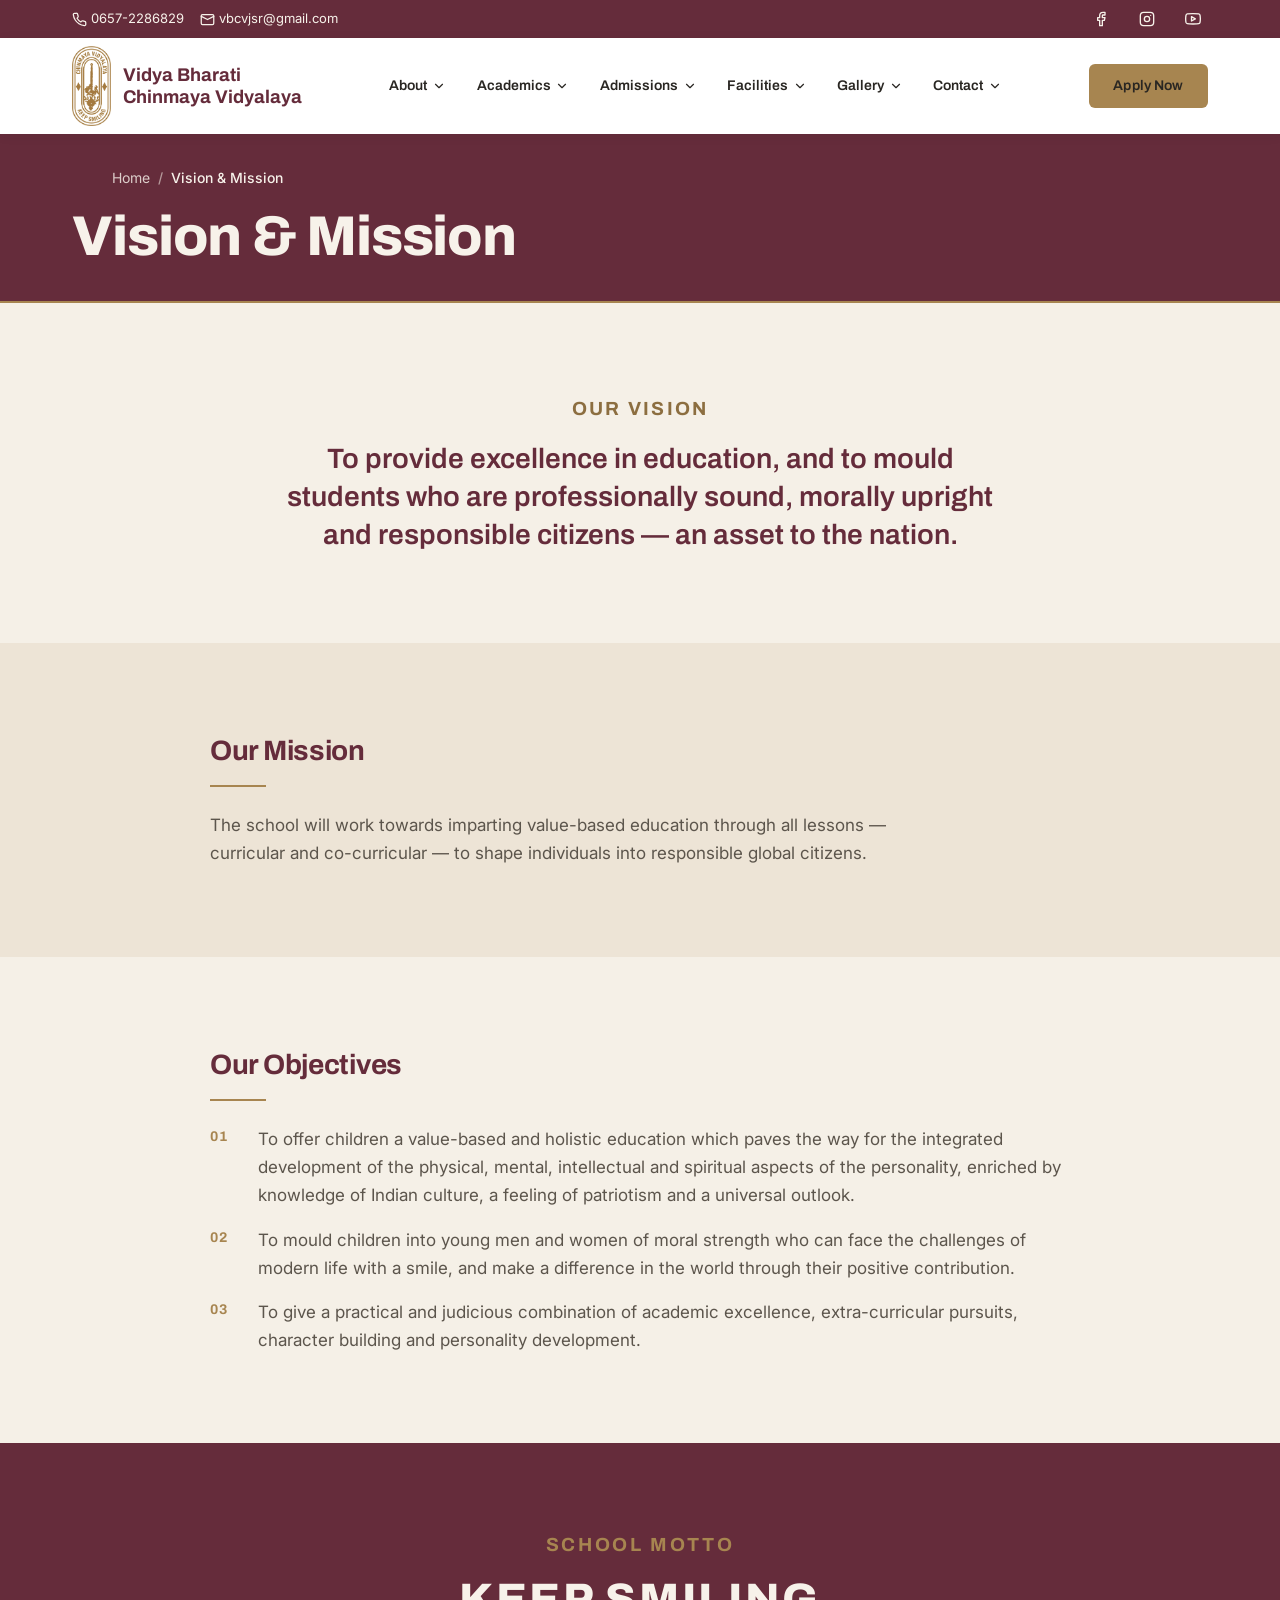
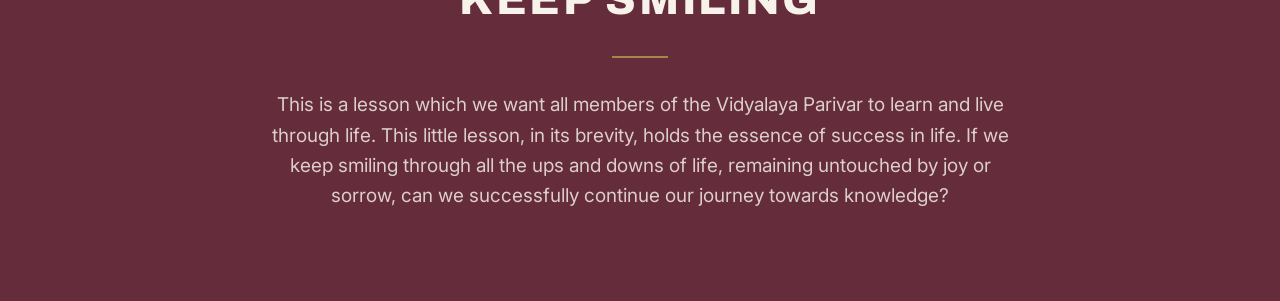
<file: html/mvo.html>
<!DOCTYPE html>
<html lang="en">
<head>
  <!-- ============================================================
       Vidya Bharati Chinmaya Vidyalaya - Vision & Mission
       Holds the school's vision, mission, objectives and motto.
       ============================================================ -->
  <meta charset="UTF-8">
  <meta name="viewport" content="width=device-width, initial-scale=1">
  <meta name="description" content="The vision, mission, objectives and motto of Vidya Bharati Chinmaya Vidyalaya, Telco Colony, Jamshedpur.">
  <meta name="theme-color" content="#652C3B">

  <title>Vision &amp; Mission | Vidya Bharati Chinmaya Vidyalaya</title>

  <!-- Google Fonts: Archivo (headings) + Inter (body) -->
  <link rel="preconnect" href="https://fonts.googleapis.com">
  <link rel="preconnect" href="https://fonts.gstatic.com" crossorigin>
  <link href="https://fonts.googleapis.com/css2?family=Archivo:wght@600;700;800&family=Inter:wght@400;500;600&display=swap" rel="stylesheet">

  <!-- Stylesheets (order matters: variables first, then base, then animations) -->
  <link rel="stylesheet" href="../css/variables.css">
  <link rel="stylesheet" href="../css/base.css">
  <link rel="stylesheet" href="../css/animations.css">
  <link rel="stylesheet" href="../css/navbar.css">
  <link rel="stylesheet" href="../css/page.css">
  <link rel="stylesheet" href="../css/mvo.css">

  <!-- Adds a "js" class to <html> as early as possible.
       Scroll-reveal CSS only hides content when this class is
       present, so the page still works with JavaScript disabled. -->
  <script>document.documentElement.className += " js";</script>
</head>

<body>
  <!-- Skip link: first thing a keyboard user can reach -->
  <a class="skip-link" href="#main">Skip to content</a>

  <!-- ============================================================
       TOP BAR - phone, email, socials
       ============================================================ -->
  <div class="topbar">
    <div class="container topbar__inner">
      <ul class="topbar__contact">
        <li>
          <a class="topbar__link" href="tel:+916572286829">
            <!-- phone icon -->
            <svg viewBox="0 0 24 24" fill="none" stroke="currentColor" stroke-width="2"
                 stroke-linecap="round" stroke-linejoin="round" aria-hidden="true">
              <path d="M22 16.92v3a2 2 0 0 1-2.18 2 19.79 19.79 0 0 1-8.63-3.07 19.5 19.5 0 0 1-6-6 19.79 19.79 0 0 1-3.07-8.67A2 2 0 0 1 4.11 2h3a2 2 0 0 1 2 1.72c.13.96.36 1.9.7 2.81a2 2 0 0 1-.45 2.11L8.09 9.91a16 16 0 0 0 6 6l1.27-1.27a2 2 0 0 1 2.11-.45c.91.34 1.85.57 2.81.7A2 2 0 0 1 22 16.92z"/>
            </svg>
            <span>0657-2286829</span>
          </a>
        </li>
        <li>
          <a class="topbar__link" href="mailto:vbcvjsr@gmail.com">
            <!-- mail icon -->
            <svg viewBox="0 0 24 24" fill="none" stroke="currentColor" stroke-width="2"
                 stroke-linecap="round" stroke-linejoin="round" aria-hidden="true">
              <rect x="2" y="4" width="20" height="16" rx="2"/>
              <path d="m22 7-10 5L2 7"/>
            </svg>
            <span class="topbar__link-text">vbcvjsr@gmail.com</span>
          </a>
        </li>
      </ul>

      <div class="topbar__right">
        <!-- NOTE: replace the "#" social links with the school's real pages -->
        <ul class="topbar__social">
          <li>
            <a href="#" aria-label="Facebook">
              <svg viewBox="0 0 24 24" fill="none" stroke="currentColor" stroke-width="2"
                   stroke-linecap="round" stroke-linejoin="round" aria-hidden="true">
                <path d="M18 2h-3a5 5 0 0 0-5 5v3H7v4h3v8h4v-8h3l1-4h-4V7a1 1 0 0 1 1-1h3z"/>
              </svg>
            </a>
          </li>
          <li>
            <a href="#" aria-label="Instagram">
              <svg viewBox="0 0 24 24" fill="none" stroke="currentColor" stroke-width="2"
                   stroke-linecap="round" stroke-linejoin="round" aria-hidden="true">
                <rect x="2" y="2" width="20" height="20" rx="5"/>
                <circle cx="12" cy="12" r="4"/>
                <line x1="17.5" y1="6.5" x2="17.5" y2="6.5"/>
              </svg>
            </a>
          </li>
          <li>
            <a href="#" aria-label="YouTube">
              <svg viewBox="0 0 24 24" fill="none" stroke="currentColor" stroke-width="2"
                   stroke-linecap="round" stroke-linejoin="round" aria-hidden="true">
                <path d="M22.54 6.42a2.78 2.78 0 0 0-1.94-2C18.88 4 12 4 12 4s-6.88 0-8.6.46a2.78 2.78 0 0 0-1.94 2A29 29 0 0 0 1 11.75a29 29 0 0 0 .46 5.33A2.78 2.78 0 0 0 3.4 19c1.72.46 8.6.46 8.6.46s6.88 0 8.6-.46a2.78 2.78 0 0 0 1.94-2 29 29 0 0 0 .46-5.25 29 29 0 0 0-.46-5.33z"/>
                <polygon points="9.75 15.02 15.5 11.75 9.75 8.48 9.75 15.02"/>
              </svg>
            </a>
          </li>
        </ul>
      </div>
    </div>
  </div>

  <!-- ============================================================
       MAIN NAVBAR - sticky, transparent over hero, solid on scroll
       Desktop menu is reorganised from the current site's pages.
       NOTE: "#" links are placeholder routes to be wired to the
       real pages later.
       ============================================================ -->
  <header class="site-header site-header--solid">
    <div class="container">
      <nav class="navbar" aria-label="Primary">

        <!-- Brand: school crest + school name -->
        <a class="brand" href="index.html">
          <img class="brand__logo"
               src="../images/logo/logo.png"
               alt=""
               width="881" height="1785"
               decoding="async">
          <span class="brand__text">
            <span class="brand__name">
              <span class="brand__name-line">Vidya Bharati</span>
              <span class="brand__name-line">Chinmaya Vidyalaya</span>
            </span>
          </span>
        </a>

        <!-- Hamburger (mobile only) -->
        <button class="nav-toggle" type="button"
                aria-label="Open menu" aria-expanded="false" aria-controls="mobile-drawer">
          <span class="nav-toggle__bar"></span>
          <span class="nav-toggle__bar"></span>
          <span class="nav-toggle__bar"></span>
        </button>

        <!-- Desktop menu with dropdowns -->
        <ul class="nav-menu">
          <li class="nav-menu__item">
            <a class="nav-menu__link" href="index.html#about">About
              <svg viewBox="0 0 24 24" fill="none" stroke="currentColor" stroke-width="2"
                   stroke-linecap="round" stroke-linejoin="round" aria-hidden="true"><polyline points="6 9 12 15 18 9"/></svg>
            </a>
            <ul class="submenu">
              <li><a class="submenu__link" href="index.html#about">About the School</a></li>
              <li><a class="submenu__link" href="mvo.html" aria-current="page">Vision &amp; Mission</a></li>
              <li><a class="submenu__link" href="leadership.html">Messages from Leadership</a></li>
              <li><a class="submenu__link" href="staff.html">School Staff</a></li>
              <li><a class="submenu__link" href="cvp.html">Chinmaya Vision Programme</a></li>
            </ul>
          </li>

          <li class="nav-menu__item">
            <a class="nav-menu__link" href="#">Academics
              <svg viewBox="0 0 24 24" fill="none" stroke="currentColor" stroke-width="2"
                   stroke-linecap="round" stroke-linejoin="round" aria-hidden="true"><polyline points="6 9 12 15 18 9"/></svg>
            </a>
            <ul class="submenu">
              <li><a class="submenu__link" href="#">Academic Programmes</a></li>
              <li><a class="submenu__link" href="#">Departments</a></li>
              <li><a class="submenu__link" href="#">School Calendar</a></li>
              <li><a class="submenu__link" href="#">Achievements</a></li>
              <li><a class="submenu__link" href="index.html#results">Results &amp; Toppers</a></li>
            </ul>
          </li>

          <li class="nav-menu__item">
            <a class="nav-menu__link" href="index.html#admissions">Admissions
              <svg viewBox="0 0 24 24" fill="none" stroke="currentColor" stroke-width="2"
                   stroke-linecap="round" stroke-linejoin="round" aria-hidden="true"><polyline points="6 9 12 15 18 9"/></svg>
            </a>
            <ul class="submenu">
              <li><a class="submenu__link" href="index.html#admissions">Admission Enquiry</a></li>
              <li><a class="submenu__link" href="#">Nursery Admission Form</a></li>
              <li><a class="submenu__link" href="#">Reprint Admission Form</a></li>
              <li><a class="submenu__link" href="#">Fee Structure</a></li>
              <li><a class="submenu__link" href="#">Age Criteria</a></li>
            </ul>
          </li>

          <li class="nav-menu__item">
            <a class="nav-menu__link" href="index.html#facilities">Facilities
              <svg viewBox="0 0 24 24" fill="none" stroke="currentColor" stroke-width="2"
                   stroke-linecap="round" stroke-linejoin="round" aria-hidden="true"><polyline points="6 9 12 15 18 9"/></svg>
            </a>
            <ul class="submenu">
              <li><a class="submenu__link" href="index.html#facilities">Campus Infrastructure</a></li>
              <li><a class="submenu__link" href="#">Library</a></li>
              <li><a class="submenu__link" href="#">Laboratories</a></li>
              <li><a class="submenu__link" href="#">Sports</a></li>
              <li><a class="submenu__link" href="#">Smart Classrooms</a></li>
              <li><a class="submenu__link" href="#">Transport</a></li>
            </ul>
          </li>

          <li class="nav-menu__item">
            <a class="nav-menu__link" href="index.html#gallery">Gallery
              <svg viewBox="0 0 24 24" fill="none" stroke="currentColor" stroke-width="2"
                   stroke-linecap="round" stroke-linejoin="round" aria-hidden="true"><polyline points="6 9 12 15 18 9"/></svg>
            </a>
            <ul class="submenu">
              <li><a class="submenu__link" href="index.html#gallery">Photo Gallery</a></li>
              <li><a class="submenu__link" href="#">Virtual Campus Tour</a></li>
              <li><a class="submenu__link" href="#">School &amp; International Events</a></li>
            </ul>
          </li>

          <li class="nav-menu__item">
            <a class="nav-menu__link" href="index.html#contact">Contact
              <svg viewBox="0 0 24 24" fill="none" stroke="currentColor" stroke-width="2"
                   stroke-linecap="round" stroke-linejoin="round" aria-hidden="true"><polyline points="6 9 12 15 18 9"/></svg>
            </a>
            <ul class="submenu">
              <li><a class="submenu__link" href="index.html#contact">Contact Us</a></li>
              <li><a class="submenu__link" href="index.html#contact">Location &amp; Map</a></li>
              <li><a class="submenu__link" href="#">School Counsellor</a></li>
              <li><a class="submenu__link" href="#">Feedback</a></li>
            </ul>
          </li>
        </ul>

        <!-- Desktop-only gold CTA -->
        <div class="navbar__actions">
          <a class="btn btn--accent" href="index.html#admissions">Apply Now</a>
        </div>
      </nav>
    </div>
  </header>

  <!-- ============================================================
       MOBILE DRAWER MENU
       Mirrors the desktop menu as an accordion. Hidden on desktop.
       ============================================================ -->
  <div class="drawer" id="mobile-drawer" hidden>
    <div class="drawer__backdrop" data-drawer-close></div>

    <aside class="drawer__panel" role="dialog" aria-modal="true" aria-label="Site menu" tabindex="-1">
      <div class="drawer__head">
        <span class="drawer__title">Menu</span>
        <button class="drawer__close" type="button" data-drawer-close aria-label="Close menu">
          <svg viewBox="0 0 24 24" fill="none" stroke="currentColor" stroke-width="2"
               stroke-linecap="round" stroke-linejoin="round" aria-hidden="true">
            <line x1="18" y1="6" x2="6" y2="18"/>
            <line x1="6" y1="6" x2="18" y2="18"/>
          </svg>
        </button>
      </div>

      <nav class="drawer__nav" aria-label="Mobile">
        <ul class="drawer-menu">
          <li class="drawer-menu__item">
            <button class="drawer-menu__toggle" type="button" aria-expanded="false">About
              <svg viewBox="0 0 24 24" fill="none" stroke="currentColor" stroke-width="2"
                   stroke-linecap="round" stroke-linejoin="round" aria-hidden="true"><polyline points="6 9 12 15 18 9"/></svg>
            </button>
            <ul class="drawer-menu__sub">
              <li><a href="index.html#about">About the School</a></li>
              <li><a href="mvo.html" aria-current="page">Vision &amp; Mission</a></li>
              <li><a href="leadership.html">Messages from Leadership</a></li>
              <li><a href="staff.html">School Staff</a></li>
              <li><a href="cvp.html">Chinmaya Vision Programme</a></li>
            </ul>
          </li>

          <li class="drawer-menu__item">
            <button class="drawer-menu__toggle" type="button" aria-expanded="false">Academics
              <svg viewBox="0 0 24 24" fill="none" stroke="currentColor" stroke-width="2"
                   stroke-linecap="round" stroke-linejoin="round" aria-hidden="true"><polyline points="6 9 12 15 18 9"/></svg>
            </button>
            <ul class="drawer-menu__sub">
              <li><a href="#">Academic Programmes</a></li>
              <li><a href="#">Departments</a></li>
              <li><a href="#">School Calendar</a></li>
              <li><a href="#">Achievements</a></li>
              <li><a href="index.html#results">Results &amp; Toppers</a></li>
            </ul>
          </li>

          <li class="drawer-menu__item">
            <button class="drawer-menu__toggle" type="button" aria-expanded="false">Admissions
              <svg viewBox="0 0 24 24" fill="none" stroke="currentColor" stroke-width="2"
                   stroke-linecap="round" stroke-linejoin="round" aria-hidden="true"><polyline points="6 9 12 15 18 9"/></svg>
            </button>
            <ul class="drawer-menu__sub">
              <li><a href="index.html#admissions">Admission Enquiry</a></li>
              <li><a href="#">Nursery Admission Form</a></li>
              <li><a href="#">Reprint Admission Form</a></li>
              <li><a href="#">Fee Structure</a></li>
              <li><a href="#">Age Criteria</a></li>
            </ul>
          </li>

          <li class="drawer-menu__item">
            <button class="drawer-menu__toggle" type="button" aria-expanded="false">Facilities
              <svg viewBox="0 0 24 24" fill="none" stroke="currentColor" stroke-width="2"
                   stroke-linecap="round" stroke-linejoin="round" aria-hidden="true"><polyline points="6 9 12 15 18 9"/></svg>
            </button>
            <ul class="drawer-menu__sub">
              <li><a href="index.html#facilities">Campus Infrastructure</a></li>
              <li><a href="#">Library</a></li>
              <li><a href="#">Laboratories</a></li>
              <li><a href="#">Sports</a></li>
              <li><a href="#">Smart Classrooms</a></li>
              <li><a href="#">Transport</a></li>
            </ul>
          </li>

          <li class="drawer-menu__item">
            <button class="drawer-menu__toggle" type="button" aria-expanded="false">Gallery
              <svg viewBox="0 0 24 24" fill="none" stroke="currentColor" stroke-width="2"
                   stroke-linecap="round" stroke-linejoin="round" aria-hidden="true"><polyline points="6 9 12 15 18 9"/></svg>
            </button>
            <ul class="drawer-menu__sub">
              <li><a href="index.html#gallery">Photo Gallery</a></li>
              <li><a href="#">Virtual Campus Tour</a></li>
              <li><a href="#">School &amp; International Events</a></li>
            </ul>
          </li>

          <li class="drawer-menu__item">
            <button class="drawer-menu__toggle" type="button" aria-expanded="false">Contact
              <svg viewBox="0 0 24 24" fill="none" stroke="currentColor" stroke-width="2"
                   stroke-linecap="round" stroke-linejoin="round" aria-hidden="true"><polyline points="6 9 12 15 18 9"/></svg>
            </button>
            <ul class="drawer-menu__sub">
              <li><a href="index.html#contact">Contact Us</a></li>
              <li><a href="index.html#contact">Location &amp; Map</a></li>
              <li><a href="#">School Counsellor</a></li>
              <li><a href="#">Feedback</a></li>
            </ul>
          </li>
        </ul>
      </nav>

      <div class="drawer__foot">
        <a class="btn btn--accent btn--block" href="index.html#admissions">Apply Now</a>
        <a class="btn btn--outline btn--block" href="tel:+916572286829">
          <svg viewBox="0 0 24 24" fill="none" stroke="currentColor" stroke-width="2"
               stroke-linecap="round" stroke-linejoin="round" aria-hidden="true">
            <path d="M22 16.92v3a2 2 0 0 1-2.18 2 19.79 19.79 0 0 1-8.63-3.07 19.5 19.5 0 0 1-6-6 19.79 19.79 0 0 1-3.07-8.67A2 2 0 0 1 4.11 2h3a2 2 0 0 1 2 1.72c.13.96.36 1.9.7 2.81a2 2 0 0 1-.45 2.11L8.09 9.91a16 16 0 0 0 6 6l1.27-1.27a2 2 0 0 1 2.11-.45c.91.34 1.85.57 2.81.7A2 2 0 0 1 22 16.92z"/>
          </svg>
          Call 0657-2286829
        </a>
      </div>
    </aside>
  </div>

  <!-- ============================================================
       MOBILE STICKY BOTTOM ACTION BAR (mobile only)
       ============================================================ -->
  <nav class="action-bar" aria-label="Quick actions">
    <a class="action-bar__item" href="tel:+916572286829">
      <svg viewBox="0 0 24 24" fill="none" stroke="currentColor" stroke-width="2"
           stroke-linecap="round" stroke-linejoin="round" aria-hidden="true">
        <path d="M22 16.92v3a2 2 0 0 1-2.18 2 19.79 19.79 0 0 1-8.63-3.07 19.5 19.5 0 0 1-6-6 19.79 19.79 0 0 1-3.07-8.67A2 2 0 0 1 4.11 2h3a2 2 0 0 1 2 1.72c.13.96.36 1.9.7 2.81a2 2 0 0 1-.45 2.11L8.09 9.91a16 16 0 0 0 6 6l1.27-1.27a2 2 0 0 1 2.11-.45c.91.34 1.85.57 2.81.7A2 2 0 0 1 22 16.92z"/>
      </svg>
      <span>Call</span>
    </a>

    <a class="action-bar__item" href="index.html#admissions">
      <svg viewBox="0 0 24 24" fill="none" stroke="currentColor" stroke-width="2"
           stroke-linecap="round" stroke-linejoin="round" aria-hidden="true">
        <path d="M14 2H6a2 2 0 0 0-2 2v16a2 2 0 0 0 2 2h12a2 2 0 0 0 2-2V8z"/>
        <polyline points="14 2 14 8 20 8"/>
        <line x1="16" y1="13" x2="8" y2="13"/>
        <line x1="16" y1="17" x2="8" y2="17"/>
      </svg>
      <span>Enquire</span>
    </a>

    <a class="action-bar__item" href="index.html#contact">
      <svg viewBox="0 0 24 24" fill="none" stroke="currentColor" stroke-width="2"
           stroke-linecap="round" stroke-linejoin="round" aria-hidden="true">
        <path d="M21 10c0 7-9 13-9 13s-9-6-9-13a9 9 0 0 1 18 0z"/>
        <circle cx="12" cy="10" r="3"/>
      </svg>
      <span>Location</span>
    </a>
  </nav>

  <!-- MAIN CONTENT -->

  <!-- MAIN CONTENT -->
  <main id="main">

    <!-- ============================================================
         PAGE BANNER
         ============================================================ -->
    <section class="page-banner">
      <div class="container">
        <nav class="breadcrumb" aria-label="Breadcrumb">
          <ol>
            <li><a href="index.html">Home</a></li>
            <li aria-current="page">Vision &amp; Mission</li>
          </ol>
        </nav>

        <h1 class="page-banner__title">Vision &amp; Mission</h1>
      </div>
    </section>

    <!-- ============================================================
         VISION
         ============================================================ -->
    <section class="section section--canvas mvo" id="vision">
      <div class="container">
        <div class="mvo__block mvo__block--center" data-reveal>
          <h2 class="visually-hidden">Our Vision</h2>
          <p class="mvo__kicker" aria-hidden="true">Our Vision</p>
          <p class="mvo__statement">
            To provide excellence in education, and to mould students who are
            professionally sound, morally upright and responsible citizens
            &mdash; an asset to the nation.
          </p>
        </div>
      </div>
    </section>

    <!-- ============================================================
         MISSION
         ============================================================ -->
    <section class="section section--sand mvo" id="mission">
      <div class="container">
        <div class="mvo__block" data-reveal>
          <h2 class="mvo__title">Our Mission</h2>
          <p class="mvo__text">
            The school will work towards imparting value-based education
            through all lessons &mdash; curricular and co-curricular &mdash; to
            shape individuals into responsible global citizens.
          </p>
        </div>
      </div>
    </section>

    <!-- ============================================================
         OBJECTIVES
         ============================================================ -->
    <section class="section section--canvas mvo" id="objectives">
      <div class="container">
        <div class="mvo__block" data-reveal>
          <h2 class="mvo__title">Our Objectives</h2>
          <ol class="mvo__list">
            <li>
              To offer children a value-based and holistic education which
              paves the way for the integrated development of the physical,
              mental, intellectual and spiritual aspects of the personality,
              enriched by knowledge of Indian culture, a feeling of patriotism
              and a universal outlook.
            </li>
            <li>
              To mould children into young men and women of moral strength who
              can face the challenges of modern life with a smile, and make a
              difference in the world through their positive contribution.
            </li>
            <li>
              To give a practical and judicious combination of academic
              excellence, extra-curricular pursuits, character building and
              personality development.
            </li>
          </ol>
        </div>
      </div>
    </section>

    <!-- ============================================================
         SCHOOL MOTTO
         ============================================================ -->
    <section class="section section--maroon mvo-motto" id="motto">
      <div class="container">
        <div class="mvo__block mvo__block--center" data-reveal>
          <h2 class="mvo-motto__label">School Motto</h2>
          <p class="mvo-motto__text">Keep Smiling</p>
          <hr class="mvo-motto__rule">
          <p class="mvo-motto__note">
            This is a lesson which we want all members of the Vidyalaya
            Parivar to learn and live through life. This little lesson, in its
            brevity, holds the essence of success in life. If we keep smiling
            through all the ups and downs of life, remaining untouched by joy
            or sorrow, can we successfully continue our journey towards
            knowledge?
          </p>
        </div>
      </div>
    </section>

  </main>

  <!-- JavaScript files -->
  <script src="../js/animations.js" defer></script>
  <script src="../js/navbar.js" defer></script>
</body>
</html>
</file>
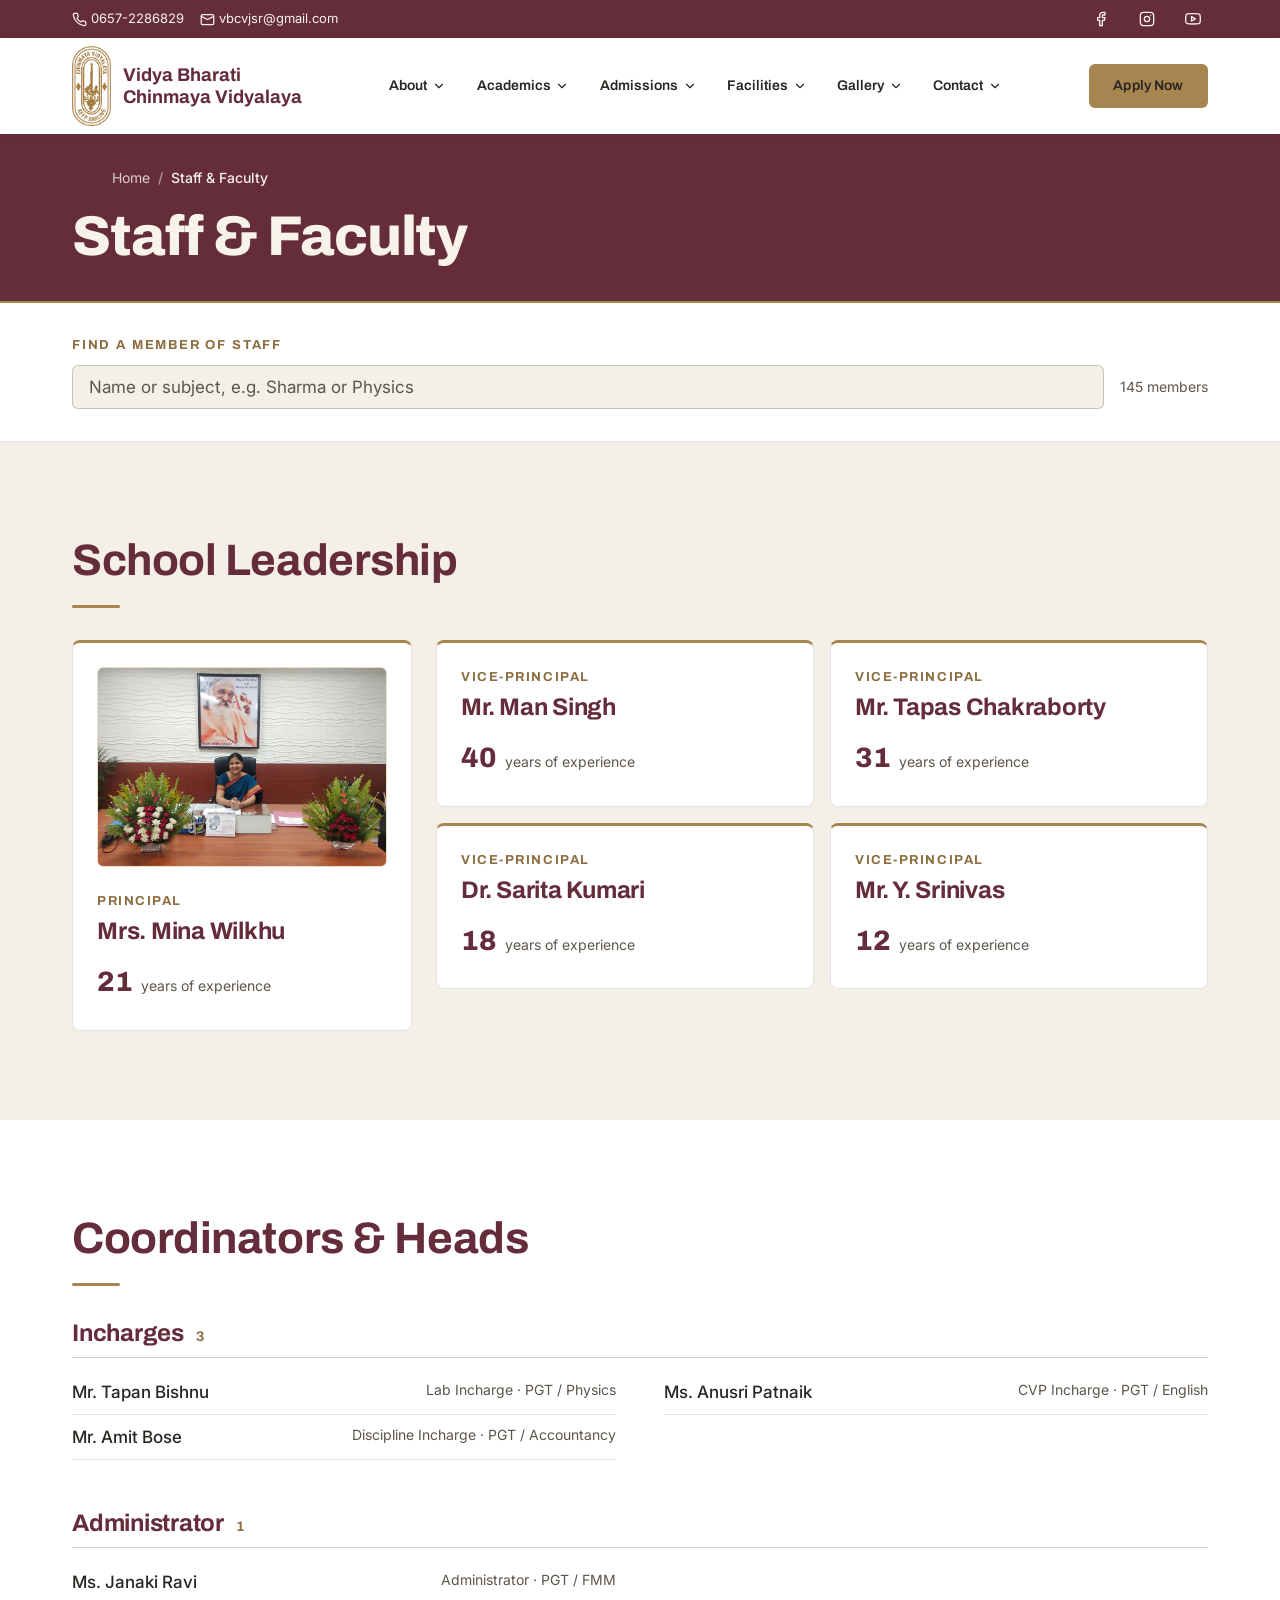
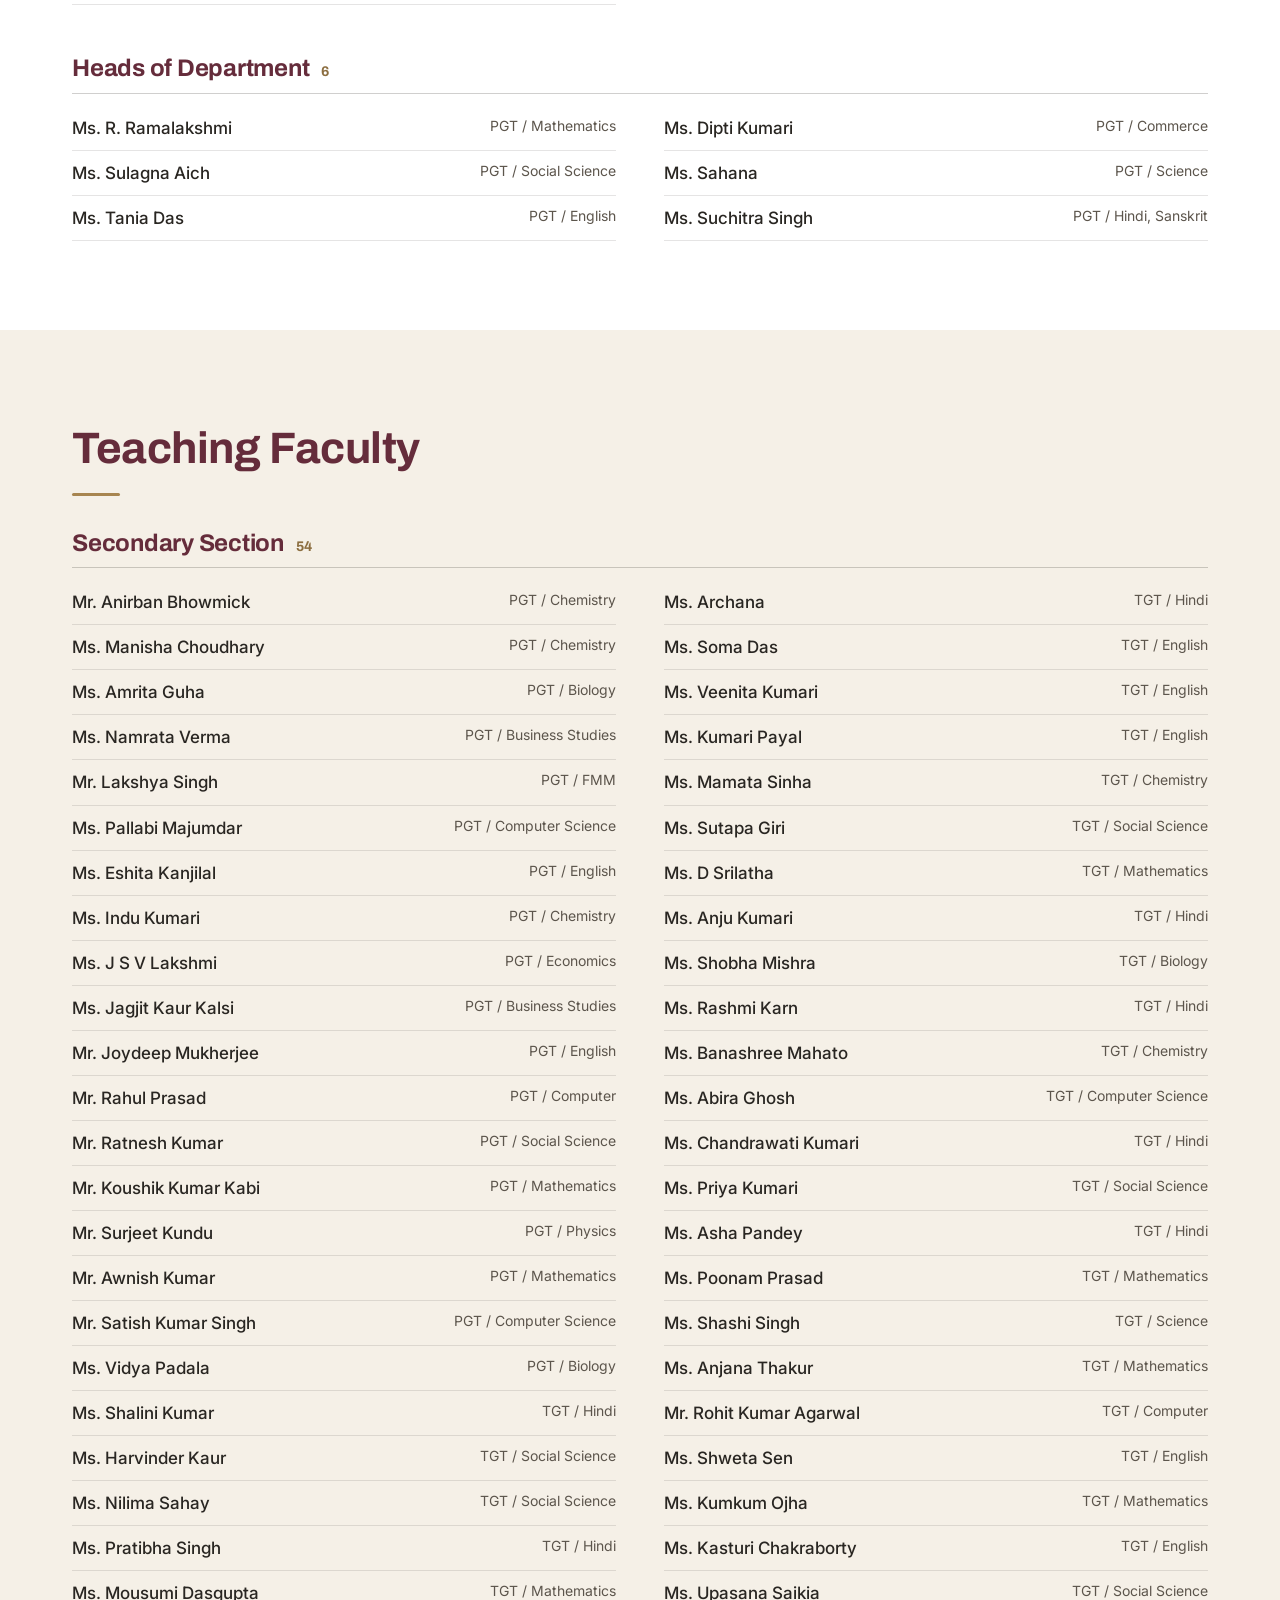
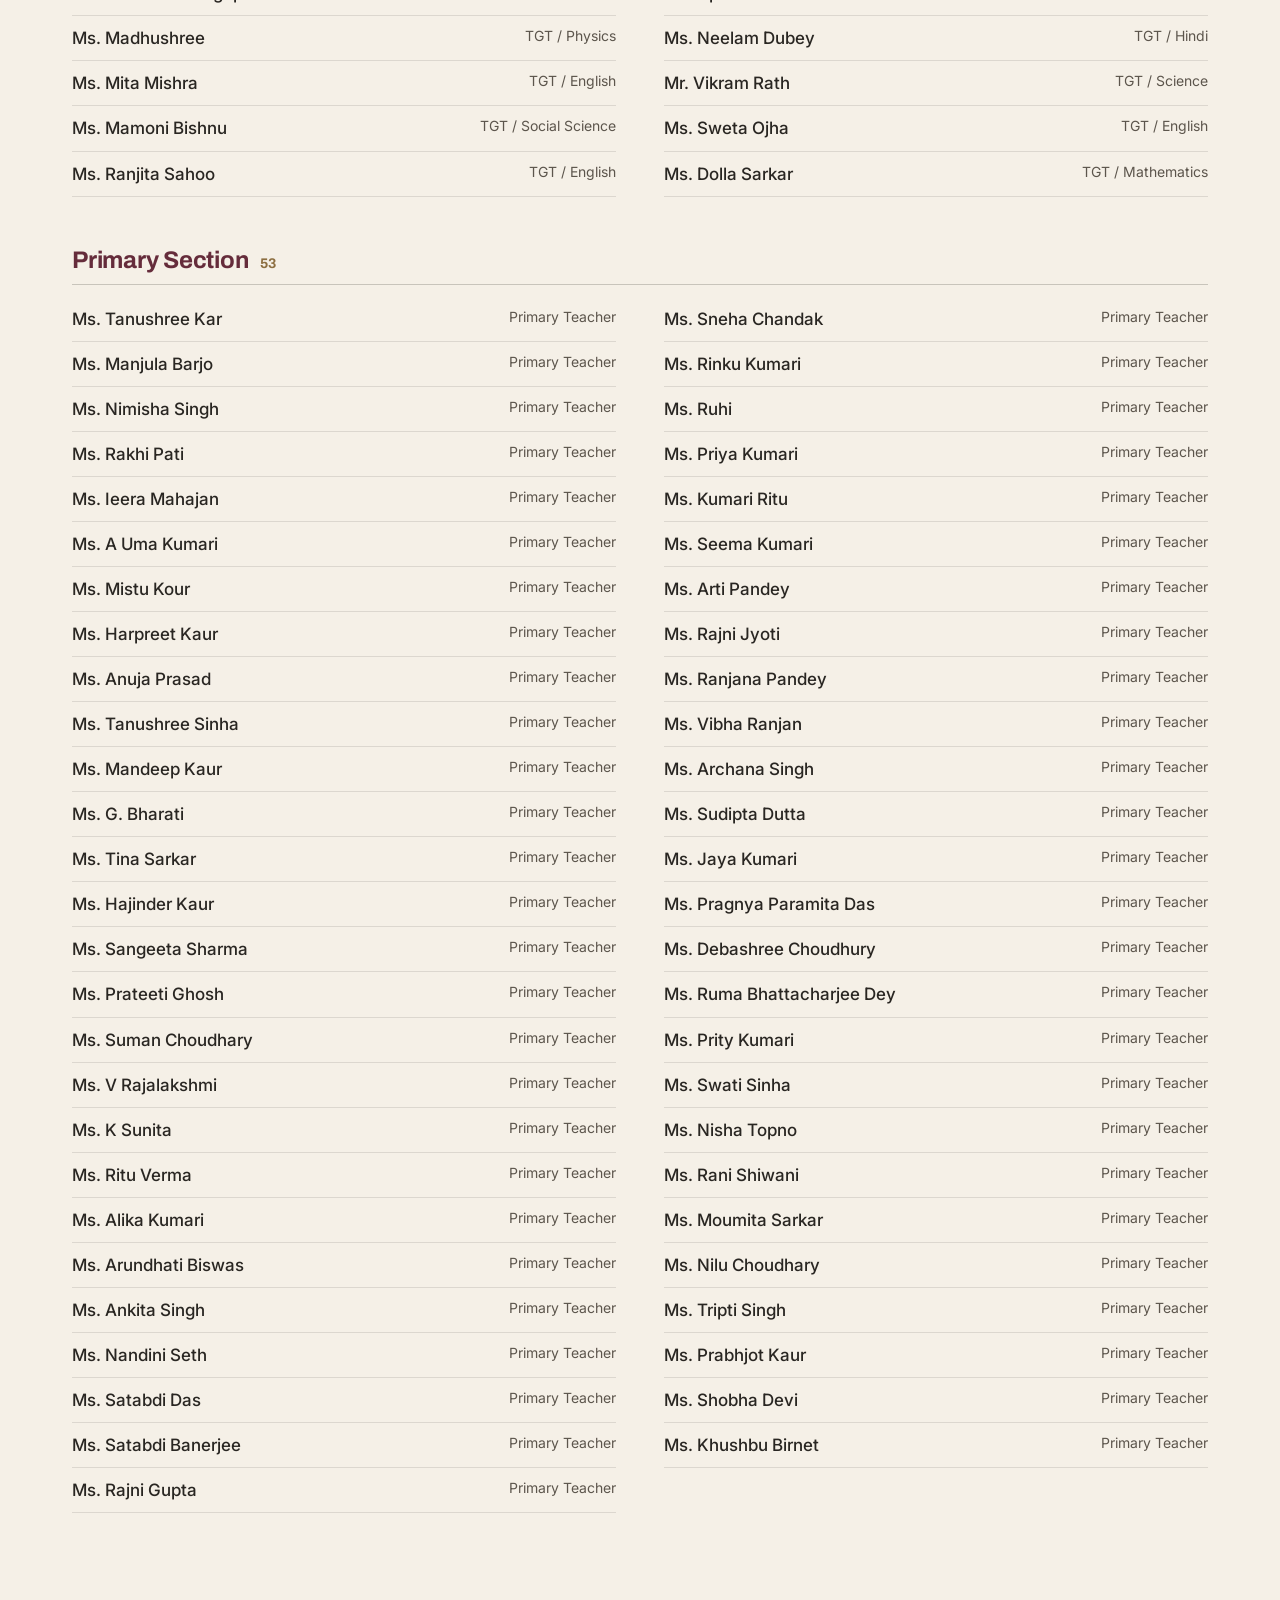
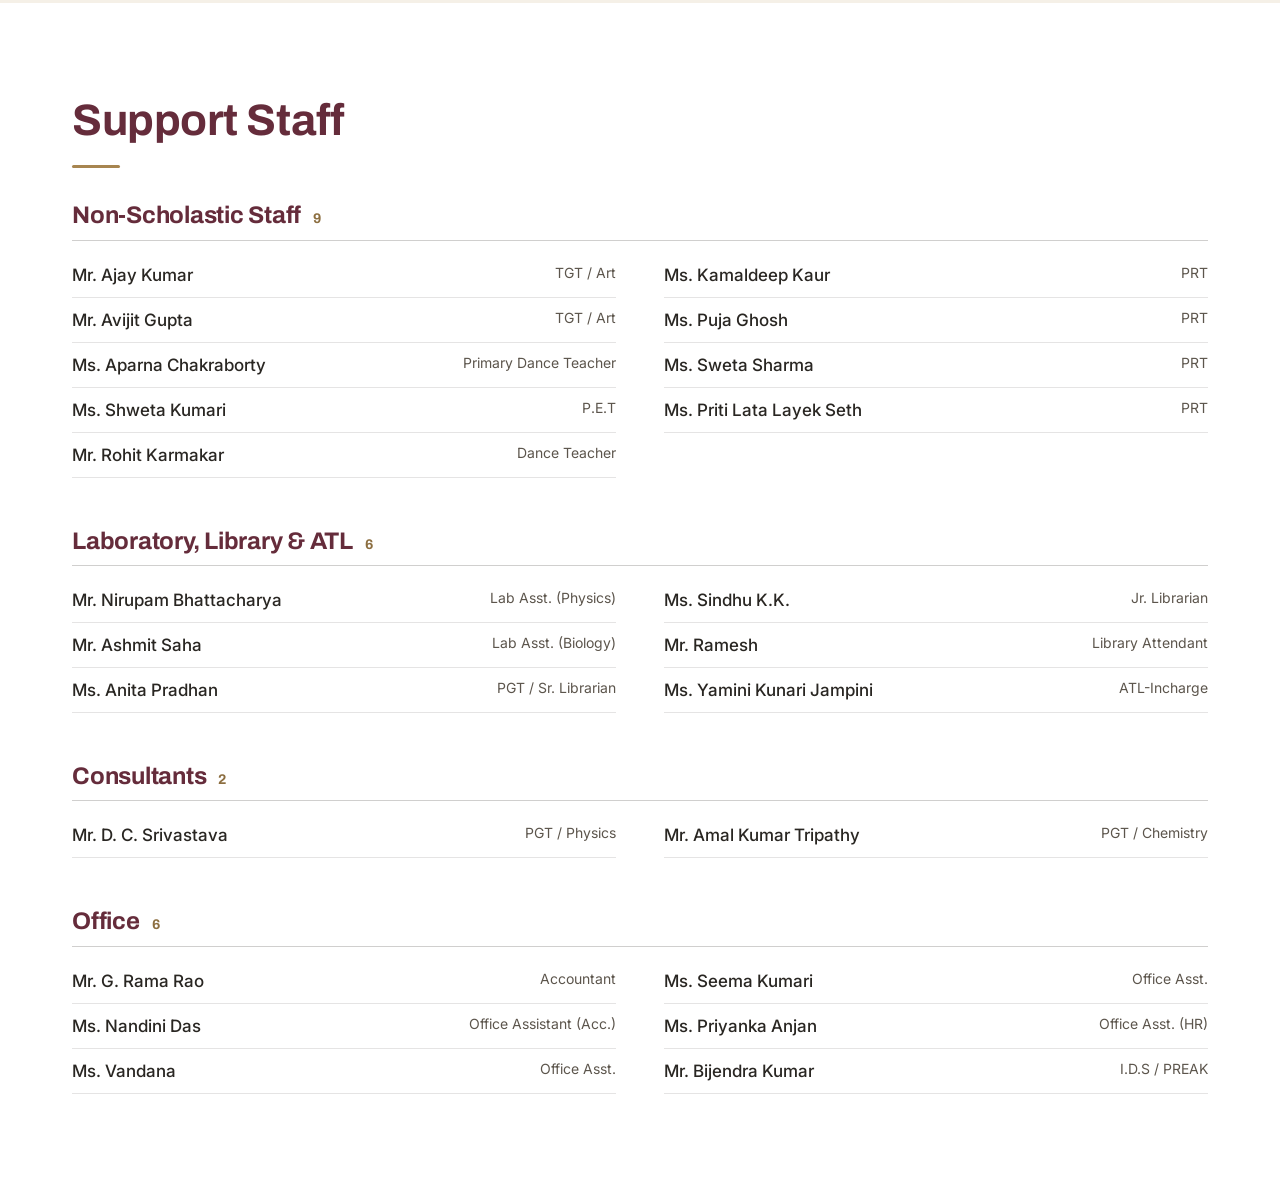
<file: html/staff.html>
<!DOCTYPE html>
<html lang="en">
<head>
  <!-- ============================================================
       Vidya Bharati Chinmaya Vidyalaya - Staff &amp; Faculty
       Directory of the principal, vice-principals, teachers and
       support staff. Names taken from the school's FACULTIES page.
       ============================================================ -->
  <meta charset="UTF-8">
  <meta name="viewport" content="width=device-width, initial-scale=1">
  <meta name="description" content="Staff and faculty directory of Vidya Bharati Chinmaya Vidyalaya, Telco Colony, Jamshedpur.">
  <meta name="theme-color" content="#652C3B">

  <title>Staff &amp; Faculty | Vidya Bharati Chinmaya Vidyalaya</title>

  <!-- Google Fonts: Archivo (headings) + Inter (body) -->
  <link rel="preconnect" href="https://fonts.googleapis.com">
  <link rel="preconnect" href="https://fonts.gstatic.com" crossorigin>
  <link href="https://fonts.googleapis.com/css2?family=Archivo:wght@600;700;800&family=Inter:wght@400;500;600&display=swap" rel="stylesheet">

  <!-- Stylesheets (order matters: variables first, then base, then animations) -->
  <link rel="stylesheet" href="../css/variables.css">
  <link rel="stylesheet" href="../css/base.css">
  <link rel="stylesheet" href="../css/animations.css">
  <link rel="stylesheet" href="../css/navbar.css">
  <link rel="stylesheet" href="../css/page.css">
  <link rel="stylesheet" href="../css/staff.css">

  <!-- Adds a "js" class to <html> as early as possible.
       Scroll-reveal CSS only hides content when this class is
       present, so the page still works with JavaScript disabled. -->
  <script>document.documentElement.className += " js";</script>
</head>

<body>
  <!-- Skip link: first thing a keyboard user can reach -->
  <a class="skip-link" href="#main">Skip to content</a>

  <!-- ============================================================
       TOP BAR - phone, email, socials
       ============================================================ -->
  <div class="topbar">
    <div class="container topbar__inner">
      <ul class="topbar__contact">
        <li>
          <a class="topbar__link" href="tel:+916572286829">
            <!-- phone icon -->
            <svg viewBox="0 0 24 24" fill="none" stroke="currentColor" stroke-width="2"
                 stroke-linecap="round" stroke-linejoin="round" aria-hidden="true">
              <path d="M22 16.92v3a2 2 0 0 1-2.18 2 19.79 19.79 0 0 1-8.63-3.07 19.5 19.5 0 0 1-6-6 19.79 19.79 0 0 1-3.07-8.67A2 2 0 0 1 4.11 2h3a2 2 0 0 1 2 1.72c.13.96.36 1.9.7 2.81a2 2 0 0 1-.45 2.11L8.09 9.91a16 16 0 0 0 6 6l1.27-1.27a2 2 0 0 1 2.11-.45c.91.34 1.85.57 2.81.7A2 2 0 0 1 22 16.92z"/>
            </svg>
            <span>0657-2286829</span>
          </a>
        </li>
        <li>
          <a class="topbar__link" href="mailto:vbcvjsr@gmail.com">
            <!-- mail icon -->
            <svg viewBox="0 0 24 24" fill="none" stroke="currentColor" stroke-width="2"
                 stroke-linecap="round" stroke-linejoin="round" aria-hidden="true">
              <rect x="2" y="4" width="20" height="16" rx="2"/>
              <path d="m22 7-10 5L2 7"/>
            </svg>
            <span class="topbar__link-text">vbcvjsr@gmail.com</span>
          </a>
        </li>
      </ul>

      <div class="topbar__right">
        <!-- NOTE: replace the "#" social links with the school's real pages -->
        <ul class="topbar__social">
          <li>
            <a href="#" aria-label="Facebook">
              <svg viewBox="0 0 24 24" fill="none" stroke="currentColor" stroke-width="2"
                   stroke-linecap="round" stroke-linejoin="round" aria-hidden="true">
                <path d="M18 2h-3a5 5 0 0 0-5 5v3H7v4h3v8h4v-8h3l1-4h-4V7a1 1 0 0 1 1-1h3z"/>
              </svg>
            </a>
          </li>
          <li>
            <a href="#" aria-label="Instagram">
              <svg viewBox="0 0 24 24" fill="none" stroke="currentColor" stroke-width="2"
                   stroke-linecap="round" stroke-linejoin="round" aria-hidden="true">
                <rect x="2" y="2" width="20" height="20" rx="5"/>
                <circle cx="12" cy="12" r="4"/>
                <line x1="17.5" y1="6.5" x2="17.5" y2="6.5"/>
              </svg>
            </a>
          </li>
          <li>
            <a href="#" aria-label="YouTube">
              <svg viewBox="0 0 24 24" fill="none" stroke="currentColor" stroke-width="2"
                   stroke-linecap="round" stroke-linejoin="round" aria-hidden="true">
                <path d="M22.54 6.42a2.78 2.78 0 0 0-1.94-2C18.88 4 12 4 12 4s-6.88 0-8.6.46a2.78 2.78 0 0 0-1.94 2A29 29 0 0 0 1 11.75a29 29 0 0 0 .46 5.33A2.78 2.78 0 0 0 3.4 19c1.72.46 8.6.46 8.6.46s6.88 0 8.6-.46a2.78 2.78 0 0 0 1.94-2 29 29 0 0 0 .46-5.25 29 29 0 0 0-.46-5.33z"/>
                <polygon points="9.75 15.02 15.5 11.75 9.75 8.48 9.75 15.02"/>
              </svg>
            </a>
          </li>
        </ul>
      </div>
    </div>
  </div>

  <!-- ============================================================
       MAIN NAVBAR - sticky, transparent over hero, solid on scroll
       Desktop menu is reorganised from the current site's pages.
       NOTE: "#" links are placeholder routes to be wired to the
       real pages later.
       ============================================================ -->
  <header class="site-header site-header--solid">
    <div class="container">
      <nav class="navbar" aria-label="Primary">

        <!-- Brand: school crest + school name -->
        <a class="brand" href="index.html">
          <img class="brand__logo"
               src="../images/logo/logo.png"
               alt=""
               width="881" height="1785"
               decoding="async">
          <span class="brand__text">
            <span class="brand__name">
              <span class="brand__name-line">Vidya Bharati</span>
              <span class="brand__name-line">Chinmaya Vidyalaya</span>
            </span>
          </span>
        </a>

        <!-- Hamburger (mobile only) -->
        <button class="nav-toggle" type="button"
                aria-label="Open menu" aria-expanded="false" aria-controls="mobile-drawer">
          <span class="nav-toggle__bar"></span>
          <span class="nav-toggle__bar"></span>
          <span class="nav-toggle__bar"></span>
        </button>

        <!-- Desktop menu with dropdowns -->
        <ul class="nav-menu">
          <li class="nav-menu__item">
            <a class="nav-menu__link" href="index.html#about">About
              <svg viewBox="0 0 24 24" fill="none" stroke="currentColor" stroke-width="2"
                   stroke-linecap="round" stroke-linejoin="round" aria-hidden="true"><polyline points="6 9 12 15 18 9"/></svg>
            </a>
            <ul class="submenu">
              <li><a class="submenu__link" href="index.html#about">About the School</a></li>
              <li><a class="submenu__link" href="mvo.html">Vision &amp; Mission</a></li>
              <li><a class="submenu__link" href="leadership.html">Messages from Leadership</a></li>
              <li><a class="submenu__link" href="staff.html" aria-current="page">School Staff</a></li>
              <li><a class="submenu__link" href="cvp.html">Chinmaya Vision Programme</a></li>
            </ul>
          </li>

          <li class="nav-menu__item">
            <a class="nav-menu__link" href="#">Academics
              <svg viewBox="0 0 24 24" fill="none" stroke="currentColor" stroke-width="2"
                   stroke-linecap="round" stroke-linejoin="round" aria-hidden="true"><polyline points="6 9 12 15 18 9"/></svg>
            </a>
            <ul class="submenu">
              <li><a class="submenu__link" href="#">Academic Programmes</a></li>
              <li><a class="submenu__link" href="#">Departments</a></li>
              <li><a class="submenu__link" href="#">School Calendar</a></li>
              <li><a class="submenu__link" href="#">Achievements</a></li>
              <li><a class="submenu__link" href="index.html#results">Results &amp; Toppers</a></li>
            </ul>
          </li>

          <li class="nav-menu__item">
            <a class="nav-menu__link" href="index.html#admissions">Admissions
              <svg viewBox="0 0 24 24" fill="none" stroke="currentColor" stroke-width="2"
                   stroke-linecap="round" stroke-linejoin="round" aria-hidden="true"><polyline points="6 9 12 15 18 9"/></svg>
            </a>
            <ul class="submenu">
              <li><a class="submenu__link" href="index.html#admissions">Admission Enquiry</a></li>
              <li><a class="submenu__link" href="#">Nursery Admission Form</a></li>
              <li><a class="submenu__link" href="#">Reprint Admission Form</a></li>
              <li><a class="submenu__link" href="#">Fee Structure</a></li>
              <li><a class="submenu__link" href="#">Age Criteria</a></li>
            </ul>
          </li>

          <li class="nav-menu__item">
            <a class="nav-menu__link" href="index.html#facilities">Facilities
              <svg viewBox="0 0 24 24" fill="none" stroke="currentColor" stroke-width="2"
                   stroke-linecap="round" stroke-linejoin="round" aria-hidden="true"><polyline points="6 9 12 15 18 9"/></svg>
            </a>
            <ul class="submenu">
              <li><a class="submenu__link" href="index.html#facilities">Campus Infrastructure</a></li>
              <li><a class="submenu__link" href="#">Library</a></li>
              <li><a class="submenu__link" href="#">Laboratories</a></li>
              <li><a class="submenu__link" href="#">Sports</a></li>
              <li><a class="submenu__link" href="#">Smart Classrooms</a></li>
              <li><a class="submenu__link" href="#">Transport</a></li>
            </ul>
          </li>

          <li class="nav-menu__item">
            <a class="nav-menu__link" href="index.html#gallery">Gallery
              <svg viewBox="0 0 24 24" fill="none" stroke="currentColor" stroke-width="2"
                   stroke-linecap="round" stroke-linejoin="round" aria-hidden="true"><polyline points="6 9 12 15 18 9"/></svg>
            </a>
            <ul class="submenu">
              <li><a class="submenu__link" href="index.html#gallery">Photo Gallery</a></li>
              <li><a class="submenu__link" href="#">Virtual Campus Tour</a></li>
              <li><a class="submenu__link" href="#">School &amp; International Events</a></li>
            </ul>
          </li>

          <li class="nav-menu__item">
            <a class="nav-menu__link" href="index.html#contact">Contact
              <svg viewBox="0 0 24 24" fill="none" stroke="currentColor" stroke-width="2"
                   stroke-linecap="round" stroke-linejoin="round" aria-hidden="true"><polyline points="6 9 12 15 18 9"/></svg>
            </a>
            <ul class="submenu">
              <li><a class="submenu__link" href="index.html#contact">Contact Us</a></li>
              <li><a class="submenu__link" href="index.html#contact">Location &amp; Map</a></li>
              <li><a class="submenu__link" href="#">School Counsellor</a></li>
              <li><a class="submenu__link" href="#">Feedback</a></li>
            </ul>
          </li>
        </ul>

        <!-- Desktop-only gold CTA -->
        <div class="navbar__actions">
          <a class="btn btn--accent" href="index.html#admissions">Apply Now</a>
        </div>
      </nav>
    </div>
  </header>

  <!-- ============================================================
       MOBILE DRAWER MENU
       Mirrors the desktop menu as an accordion. Hidden on desktop.
       ============================================================ -->
  <div class="drawer" id="mobile-drawer" hidden>
    <div class="drawer__backdrop" data-drawer-close></div>

    <aside class="drawer__panel" role="dialog" aria-modal="true" aria-label="Site menu" tabindex="-1">
      <div class="drawer__head">
        <span class="drawer__title">Menu</span>
        <button class="drawer__close" type="button" data-drawer-close aria-label="Close menu">
          <svg viewBox="0 0 24 24" fill="none" stroke="currentColor" stroke-width="2"
               stroke-linecap="round" stroke-linejoin="round" aria-hidden="true">
            <line x1="18" y1="6" x2="6" y2="18"/>
            <line x1="6" y1="6" x2="18" y2="18"/>
          </svg>
        </button>
      </div>

      <nav class="drawer__nav" aria-label="Mobile">
        <ul class="drawer-menu">
          <li class="drawer-menu__item">
            <button class="drawer-menu__toggle" type="button" aria-expanded="false">About
              <svg viewBox="0 0 24 24" fill="none" stroke="currentColor" stroke-width="2"
                   stroke-linecap="round" stroke-linejoin="round" aria-hidden="true"><polyline points="6 9 12 15 18 9"/></svg>
            </button>
            <ul class="drawer-menu__sub">
              <li><a href="index.html#about">About the School</a></li>
              <li><a href="mvo.html">Vision &amp; Mission</a></li>
              <li><a href="leadership.html">Messages from Leadership</a></li>
              <li><a href="staff.html" aria-current="page">School Staff</a></li>
              <li><a href="cvp.html">Chinmaya Vision Programme</a></li>
            </ul>
          </li>

          <li class="drawer-menu__item">
            <button class="drawer-menu__toggle" type="button" aria-expanded="false">Academics
              <svg viewBox="0 0 24 24" fill="none" stroke="currentColor" stroke-width="2"
                   stroke-linecap="round" stroke-linejoin="round" aria-hidden="true"><polyline points="6 9 12 15 18 9"/></svg>
            </button>
            <ul class="drawer-menu__sub">
              <li><a href="#">Academic Programmes</a></li>
              <li><a href="#">Departments</a></li>
              <li><a href="#">School Calendar</a></li>
              <li><a href="#">Achievements</a></li>
              <li><a href="index.html#results">Results &amp; Toppers</a></li>
            </ul>
          </li>

          <li class="drawer-menu__item">
            <button class="drawer-menu__toggle" type="button" aria-expanded="false">Admissions
              <svg viewBox="0 0 24 24" fill="none" stroke="currentColor" stroke-width="2"
                   stroke-linecap="round" stroke-linejoin="round" aria-hidden="true"><polyline points="6 9 12 15 18 9"/></svg>
            </button>
            <ul class="drawer-menu__sub">
              <li><a href="index.html#admissions">Admission Enquiry</a></li>
              <li><a href="#">Nursery Admission Form</a></li>
              <li><a href="#">Reprint Admission Form</a></li>
              <li><a href="#">Fee Structure</a></li>
              <li><a href="#">Age Criteria</a></li>
            </ul>
          </li>

          <li class="drawer-menu__item">
            <button class="drawer-menu__toggle" type="button" aria-expanded="false">Facilities
              <svg viewBox="0 0 24 24" fill="none" stroke="currentColor" stroke-width="2"
                   stroke-linecap="round" stroke-linejoin="round" aria-hidden="true"><polyline points="6 9 12 15 18 9"/></svg>
            </button>
            <ul class="drawer-menu__sub">
              <li><a href="index.html#facilities">Campus Infrastructure</a></li>
              <li><a href="#">Library</a></li>
              <li><a href="#">Laboratories</a></li>
              <li><a href="#">Sports</a></li>
              <li><a href="#">Smart Classrooms</a></li>
              <li><a href="#">Transport</a></li>
            </ul>
          </li>

          <li class="drawer-menu__item">
            <button class="drawer-menu__toggle" type="button" aria-expanded="false">Gallery
              <svg viewBox="0 0 24 24" fill="none" stroke="currentColor" stroke-width="2"
                   stroke-linecap="round" stroke-linejoin="round" aria-hidden="true"><polyline points="6 9 12 15 18 9"/></svg>
            </button>
            <ul class="drawer-menu__sub">
              <li><a href="index.html#gallery">Photo Gallery</a></li>
              <li><a href="#">Virtual Campus Tour</a></li>
              <li><a href="#">School &amp; International Events</a></li>
            </ul>
          </li>

          <li class="drawer-menu__item">
            <button class="drawer-menu__toggle" type="button" aria-expanded="false">Contact
              <svg viewBox="0 0 24 24" fill="none" stroke="currentColor" stroke-width="2"
                   stroke-linecap="round" stroke-linejoin="round" aria-hidden="true"><polyline points="6 9 12 15 18 9"/></svg>
            </button>
            <ul class="drawer-menu__sub">
              <li><a href="index.html#contact">Contact Us</a></li>
              <li><a href="index.html#contact">Location &amp; Map</a></li>
              <li><a href="#">School Counsellor</a></li>
              <li><a href="#">Feedback</a></li>
            </ul>
          </li>
        </ul>
      </nav>

      <div class="drawer__foot">
        <a class="btn btn--accent btn--block" href="index.html#admissions">Apply Now</a>
        <a class="btn btn--outline btn--block" href="tel:+916572286829">
          <svg viewBox="0 0 24 24" fill="none" stroke="currentColor" stroke-width="2"
               stroke-linecap="round" stroke-linejoin="round" aria-hidden="true">
            <path d="M22 16.92v3a2 2 0 0 1-2.18 2 19.79 19.79 0 0 1-8.63-3.07 19.5 19.5 0 0 1-6-6 19.79 19.79 0 0 1-3.07-8.67A2 2 0 0 1 4.11 2h3a2 2 0 0 1 2 1.72c.13.96.36 1.9.7 2.81a2 2 0 0 1-.45 2.11L8.09 9.91a16 16 0 0 0 6 6l1.27-1.27a2 2 0 0 1 2.11-.45c.91.34 1.85.57 2.81.7A2 2 0 0 1 22 16.92z"/>
          </svg>
          Call 0657-2286829
        </a>
      </div>
    </aside>
  </div>

  <!-- ============================================================
       MOBILE STICKY BOTTOM ACTION BAR (mobile only)
       ============================================================ -->
  <nav class="action-bar" aria-label="Quick actions">
    <a class="action-bar__item" href="tel:+916572286829">
      <svg viewBox="0 0 24 24" fill="none" stroke="currentColor" stroke-width="2"
           stroke-linecap="round" stroke-linejoin="round" aria-hidden="true">
        <path d="M22 16.92v3a2 2 0 0 1-2.18 2 19.79 19.79 0 0 1-8.63-3.07 19.5 19.5 0 0 1-6-6 19.79 19.79 0 0 1-3.07-8.67A2 2 0 0 1 4.11 2h3a2 2 0 0 1 2 1.72c.13.96.36 1.9.7 2.81a2 2 0 0 1-.45 2.11L8.09 9.91a16 16 0 0 0 6 6l1.27-1.27a2 2 0 0 1 2.11-.45c.91.34 1.85.57 2.81.7A2 2 0 0 1 22 16.92z"/>
      </svg>
      <span>Call</span>
    </a>

    <a class="action-bar__item" href="index.html#admissions">
      <svg viewBox="0 0 24 24" fill="none" stroke="currentColor" stroke-width="2"
           stroke-linecap="round" stroke-linejoin="round" aria-hidden="true">
        <path d="M14 2H6a2 2 0 0 0-2 2v16a2 2 0 0 0 2 2h12a2 2 0 0 0 2-2V8z"/>
        <polyline points="14 2 14 8 20 8"/>
        <line x1="16" y1="13" x2="8" y2="13"/>
        <line x1="16" y1="17" x2="8" y2="17"/>
      </svg>
      <span>Enquire</span>
    </a>

    <a class="action-bar__item" href="index.html#contact">
      <svg viewBox="0 0 24 24" fill="none" stroke="currentColor" stroke-width="2"
           stroke-linecap="round" stroke-linejoin="round" aria-hidden="true">
        <path d="M21 10c0 7-9 13-9 13s-9-6-9-13a9 9 0 0 1 18 0z"/>
        <circle cx="12" cy="10" r="3"/>
      </svg>
      <span>Location</span>
    </a>
  </nav>

  <!-- MAIN CONTENT -->

  <!-- MAIN CONTENT -->

  <!-- MAIN CONTENT -->
  <main id="main">

    <!-- ============================================================
         PAGE BANNER
         ============================================================ -->
    <section class="page-banner">
      <div class="container">
        <nav class="breadcrumb" aria-label="Breadcrumb">
          <ol>
            <li><a href="index.html">Home</a></li>
            <li aria-current="page">Staff &amp; Faculty</li>
          </ol>
        </nav>

        <h1 class="page-banner__title">Staff &amp; Faculty</h1>
      </div>
    </section>

    <!-- ============================================================
         SEARCH
         Filters every entry below by name or subject. Without
         JavaScript the full directory is simply shown.
         ============================================================ -->
    <section class="staff-toolbar" role="search" aria-label="Search the staff directory">
      <div class="container">
        <label class="staff-toolbar__label" for="staff-search">Find a member of staff</label>
        <div class="staff-toolbar__row">
          <input class="staff-toolbar__input"
                 id="staff-search"
                 type="search"
                 placeholder="Name or subject, e.g. Sharma or Physics"
                 autocomplete="off"
                 spellcheck="false">
          <p class="staff-toolbar__status" id="staff-search-status" aria-live="polite">145 members</p>
        </div>
      </div>
    </section>

    <!-- ============================================================
         SCHOOL LEADERSHIP - principal and vice-principals
         ============================================================ -->
    <section class="section section--canvas staff-section" data-staff-group>
      <div class="container">
        <h2 class="staff-section__title">School Leadership</h2>
          <div class="staff-lead" data-staff-group>
            <article class="staff-principal" data-staff-entry>
              <img class="staff-principal__photo"
                   src="../images/leadership/principal-mam.jpg"
                   alt="Mrs. Mina Wilkhu, Principal"
                   width="4000" height="3000" loading="lazy" decoding="async">
              <div class="staff-principal__body">
                <p class="staff-card__role">Principal</p>
                <h3 class="staff-card__name">Mrs. Mina Wilkhu</h3>
                <p class="staff-card__exp"><span class="staff-card__num">21</span> years of experience</p>
              </div>
            </article>

            <ul class="staff-vps">
                <li class="staff-card" data-staff-entry>
                  <p class="staff-card__role">Vice-Principal</p>
                  <h3 class="staff-card__name">Mr. Man Singh</h3>
                  <p class="staff-card__exp"><span class="staff-card__num">40</span> years of experience</p>
                </li>
                <li class="staff-card" data-staff-entry>
                  <p class="staff-card__role">Vice-Principal</p>
                  <h3 class="staff-card__name">Mr. Tapas Chakraborty</h3>
                  <p class="staff-card__exp"><span class="staff-card__num">31</span> years of experience</p>
                </li>
                <li class="staff-card" data-staff-entry>
                  <p class="staff-card__role">Vice-Principal</p>
                  <h3 class="staff-card__name">Dr. Sarita Kumari</h3>
                  <p class="staff-card__exp"><span class="staff-card__num">18</span> years of experience</p>
                </li>
                <li class="staff-card" data-staff-entry>
                  <p class="staff-card__role">Vice-Principal</p>
                  <h3 class="staff-card__name">Mr. Y. Srinivas</h3>
                  <p class="staff-card__exp"><span class="staff-card__num">12</span> years of experience</p>
                </li>
            </ul>
          </div>
      </div>
    </section>

    <!-- ============================================================
         COORDINATORS &amp; HEADS
         ============================================================ -->
    <section class="section section--white staff-section" data-staff-group>
      <div class="container">
        <h2 class="staff-section__title">Coordinators &amp; Heads</h2>
          <div class="staff-group" data-staff-group>
            <div class="staff-group__head">
              <h3 class="staff-group__title">Incharges</h3>
              <span class="staff-group__count" data-staff-count>3</span>
            </div>
            <ul class="staff-list">
            <li class="staff-row" data-staff-entry>
              <span class="staff-row__name">Mr. Tapan Bishnu</span>
              <span class="staff-row__role">Lab Incharge · PGT / Physics</span>
            </li>
            <li class="staff-row" data-staff-entry>
              <span class="staff-row__name">Mr. Amit Bose</span>
              <span class="staff-row__role">Discipline Incharge · PGT / Accountancy</span>
            </li>
            <li class="staff-row" data-staff-entry>
              <span class="staff-row__name">Ms. Anusri Patnaik</span>
              <span class="staff-row__role">CVP Incharge · PGT / English</span>
            </li>
            </ul>
          </div>
          <div class="staff-group" data-staff-group>
            <div class="staff-group__head">
              <h3 class="staff-group__title">Administrator</h3>
              <span class="staff-group__count" data-staff-count>1</span>
            </div>
            <ul class="staff-list">
            <li class="staff-row" data-staff-entry>
              <span class="staff-row__name">Ms. Janaki Ravi</span>
              <span class="staff-row__role">Administrator · PGT / FMM</span>
            </li>
            </ul>
          </div>
          <div class="staff-group" data-staff-group>
            <div class="staff-group__head">
              <h3 class="staff-group__title">Heads of Department</h3>
              <span class="staff-group__count" data-staff-count>6</span>
            </div>
            <ul class="staff-list">
            <li class="staff-row" data-staff-entry>
              <span class="staff-row__name">Ms. R. Ramalakshmi</span>
              <span class="staff-row__role">PGT / Mathematics</span>
            </li>
            <li class="staff-row" data-staff-entry>
              <span class="staff-row__name">Ms. Sulagna Aich</span>
              <span class="staff-row__role">PGT / Social Science</span>
            </li>
            <li class="staff-row" data-staff-entry>
              <span class="staff-row__name">Ms. Tania Das</span>
              <span class="staff-row__role">PGT / English</span>
            </li>
            <li class="staff-row" data-staff-entry>
              <span class="staff-row__name">Ms. Dipti Kumari</span>
              <span class="staff-row__role">PGT / Commerce</span>
            </li>
            <li class="staff-row" data-staff-entry>
              <span class="staff-row__name">Ms. Sahana</span>
              <span class="staff-row__role">PGT / Science</span>
            </li>
            <li class="staff-row" data-staff-entry>
              <span class="staff-row__name">Ms. Suchitra Singh</span>
              <span class="staff-row__role">PGT / Hindi, Sanskrit</span>
            </li>
            </ul>
          </div>
      </div>
    </section>

    <!-- ============================================================
         TEACHING FACULTY
         ============================================================ -->
    <section class="section section--canvas staff-section" data-staff-group>
      <div class="container">
        <h2 class="staff-section__title">Teaching Faculty</h2>
          <div class="staff-group" data-staff-group>
            <div class="staff-group__head">
              <h3 class="staff-group__title">Secondary Section</h3>
              <span class="staff-group__count" data-staff-count>54</span>
            </div>
            <ul class="staff-list">
            <li class="staff-row" data-staff-entry>
              <span class="staff-row__name">Mr. Anirban Bhowmick</span>
              <span class="staff-row__role">PGT / Chemistry</span>
            </li>
            <li class="staff-row" data-staff-entry>
              <span class="staff-row__name">Ms. Manisha Choudhary</span>
              <span class="staff-row__role">PGT / Chemistry</span>
            </li>
            <li class="staff-row" data-staff-entry>
              <span class="staff-row__name">Ms. Amrita Guha</span>
              <span class="staff-row__role">PGT / Biology</span>
            </li>
            <li class="staff-row" data-staff-entry>
              <span class="staff-row__name">Ms. Namrata Verma</span>
              <span class="staff-row__role">PGT / Business Studies</span>
            </li>
            <li class="staff-row" data-staff-entry>
              <span class="staff-row__name">Mr. Lakshya Singh</span>
              <span class="staff-row__role">PGT / FMM</span>
            </li>
            <li class="staff-row" data-staff-entry>
              <span class="staff-row__name">Ms. Pallabi Majumdar</span>
              <span class="staff-row__role">PGT / Computer Science</span>
            </li>
            <li class="staff-row" data-staff-entry>
              <span class="staff-row__name">Ms. Eshita Kanjilal</span>
              <span class="staff-row__role">PGT / English</span>
            </li>
            <li class="staff-row" data-staff-entry>
              <span class="staff-row__name">Ms. Indu Kumari</span>
              <span class="staff-row__role">PGT / Chemistry</span>
            </li>
            <li class="staff-row" data-staff-entry>
              <span class="staff-row__name">Ms. J S V Lakshmi</span>
              <span class="staff-row__role">PGT / Economics</span>
            </li>
            <li class="staff-row" data-staff-entry>
              <span class="staff-row__name">Ms. Jagjit Kaur Kalsi</span>
              <span class="staff-row__role">PGT / Business Studies</span>
            </li>
            <li class="staff-row" data-staff-entry>
              <span class="staff-row__name">Mr. Joydeep Mukherjee</span>
              <span class="staff-row__role">PGT / English</span>
            </li>
            <li class="staff-row" data-staff-entry>
              <span class="staff-row__name">Mr. Rahul Prasad</span>
              <span class="staff-row__role">PGT / Computer</span>
            </li>
            <li class="staff-row" data-staff-entry>
              <span class="staff-row__name">Mr. Ratnesh Kumar</span>
              <span class="staff-row__role">PGT / Social Science</span>
            </li>
            <li class="staff-row" data-staff-entry>
              <span class="staff-row__name">Mr. Koushik Kumar Kabi</span>
              <span class="staff-row__role">PGT / Mathematics</span>
            </li>
            <li class="staff-row" data-staff-entry>
              <span class="staff-row__name">Mr. Surjeet Kundu</span>
              <span class="staff-row__role">PGT / Physics</span>
            </li>
            <li class="staff-row" data-staff-entry>
              <span class="staff-row__name">Mr. Awnish Kumar</span>
              <span class="staff-row__role">PGT / Mathematics</span>
            </li>
            <li class="staff-row" data-staff-entry>
              <span class="staff-row__name">Mr. Satish Kumar Singh</span>
              <span class="staff-row__role">PGT / Computer Science</span>
            </li>
            <li class="staff-row" data-staff-entry>
              <span class="staff-row__name">Ms. Vidya Padala</span>
              <span class="staff-row__role">PGT / Biology</span>
            </li>
            <li class="staff-row" data-staff-entry>
              <span class="staff-row__name">Ms. Shalini Kumar</span>
              <span class="staff-row__role">TGT / Hindi</span>
            </li>
            <li class="staff-row" data-staff-entry>
              <span class="staff-row__name">Ms. Harvinder Kaur</span>
              <span class="staff-row__role">TGT / Social Science</span>
            </li>
            <li class="staff-row" data-staff-entry>
              <span class="staff-row__name">Ms. Nilima Sahay</span>
              <span class="staff-row__role">TGT / Social Science</span>
            </li>
            <li class="staff-row" data-staff-entry>
              <span class="staff-row__name">Ms. Pratibha Singh</span>
              <span class="staff-row__role">TGT / Hindi</span>
            </li>
            <li class="staff-row" data-staff-entry>
              <span class="staff-row__name">Ms. Mousumi Dasgupta</span>
              <span class="staff-row__role">TGT / Mathematics</span>
            </li>
            <li class="staff-row" data-staff-entry>
              <span class="staff-row__name">Ms. Madhushree</span>
              <span class="staff-row__role">TGT / Physics</span>
            </li>
            <li class="staff-row" data-staff-entry>
              <span class="staff-row__name">Ms. Mita Mishra</span>
              <span class="staff-row__role">TGT / English</span>
            </li>
            <li class="staff-row" data-staff-entry>
              <span class="staff-row__name">Ms. Mamoni Bishnu</span>
              <span class="staff-row__role">TGT / Social Science</span>
            </li>
            <li class="staff-row" data-staff-entry>
              <span class="staff-row__name">Ms. Ranjita Sahoo</span>
              <span class="staff-row__role">TGT / English</span>
            </li>
            <li class="staff-row" data-staff-entry>
              <span class="staff-row__name">Ms. Archana</span>
              <span class="staff-row__role">TGT / Hindi</span>
            </li>
            <li class="staff-row" data-staff-entry>
              <span class="staff-row__name">Ms. Soma Das</span>
              <span class="staff-row__role">TGT / English</span>
            </li>
            <li class="staff-row" data-staff-entry>
              <span class="staff-row__name">Ms. Veenita Kumari</span>
              <span class="staff-row__role">TGT / English</span>
            </li>
            <li class="staff-row" data-staff-entry>
              <span class="staff-row__name">Ms. Kumari Payal</span>
              <span class="staff-row__role">TGT / English</span>
            </li>
            <li class="staff-row" data-staff-entry>
              <span class="staff-row__name">Ms. Mamata Sinha</span>
              <span class="staff-row__role">TGT / Chemistry</span>
            </li>
            <li class="staff-row" data-staff-entry>
              <span class="staff-row__name">Ms. Sutapa Giri</span>
              <span class="staff-row__role">TGT / Social Science</span>
            </li>
            <li class="staff-row" data-staff-entry>
              <span class="staff-row__name">Ms. D Srilatha</span>
              <span class="staff-row__role">TGT / Mathematics</span>
            </li>
            <li class="staff-row" data-staff-entry>
              <span class="staff-row__name">Ms. Anju Kumari</span>
              <span class="staff-row__role">TGT / Hindi</span>
            </li>
            <li class="staff-row" data-staff-entry>
              <span class="staff-row__name">Ms. Shobha Mishra</span>
              <span class="staff-row__role">TGT / Biology</span>
            </li>
            <li class="staff-row" data-staff-entry>
              <span class="staff-row__name">Ms. Rashmi Karn</span>
              <span class="staff-row__role">TGT / Hindi</span>
            </li>
            <li class="staff-row" data-staff-entry>
              <span class="staff-row__name">Ms. Banashree Mahato</span>
              <span class="staff-row__role">TGT / Chemistry</span>
            </li>
            <li class="staff-row" data-staff-entry>
              <span class="staff-row__name">Ms. Abira Ghosh</span>
              <span class="staff-row__role">TGT / Computer Science</span>
            </li>
            <li class="staff-row" data-staff-entry>
              <span class="staff-row__name">Ms. Chandrawati Kumari</span>
              <span class="staff-row__role">TGT / Hindi</span>
            </li>
            <li class="staff-row" data-staff-entry>
              <span class="staff-row__name">Ms. Priya Kumari</span>
              <span class="staff-row__role">TGT / Social Science</span>
            </li>
            <li class="staff-row" data-staff-entry>
              <span class="staff-row__name">Ms. Asha Pandey</span>
              <span class="staff-row__role">TGT / Hindi</span>
            </li>
            <li class="staff-row" data-staff-entry>
              <span class="staff-row__name">Ms. Poonam Prasad</span>
              <span class="staff-row__role">TGT / Mathematics</span>
            </li>
            <li class="staff-row" data-staff-entry>
              <span class="staff-row__name">Ms. Shashi Singh</span>
              <span class="staff-row__role">TGT / Science</span>
            </li>
            <li class="staff-row" data-staff-entry>
              <span class="staff-row__name">Ms. Anjana Thakur</span>
              <span class="staff-row__role">TGT / Mathematics</span>
            </li>
            <li class="staff-row" data-staff-entry>
              <span class="staff-row__name">Mr. Rohit Kumar Agarwal</span>
              <span class="staff-row__role">TGT / Computer</span>
            </li>
            <li class="staff-row" data-staff-entry>
              <span class="staff-row__name">Ms. Shweta Sen</span>
              <span class="staff-row__role">TGT / English</span>
            </li>
            <li class="staff-row" data-staff-entry>
              <span class="staff-row__name">Ms. Kumkum Ojha</span>
              <span class="staff-row__role">TGT / Mathematics</span>
            </li>
            <li class="staff-row" data-staff-entry>
              <span class="staff-row__name">Ms. Kasturi Chakraborty</span>
              <span class="staff-row__role">TGT / English</span>
            </li>
            <li class="staff-row" data-staff-entry>
              <span class="staff-row__name">Ms. Upasana Saikia</span>
              <span class="staff-row__role">TGT / Social Science</span>
            </li>
            <li class="staff-row" data-staff-entry>
              <span class="staff-row__name">Ms. Neelam Dubey</span>
              <span class="staff-row__role">TGT / Hindi</span>
            </li>
            <li class="staff-row" data-staff-entry>
              <span class="staff-row__name">Mr. Vikram Rath</span>
              <span class="staff-row__role">TGT / Science</span>
            </li>
            <li class="staff-row" data-staff-entry>
              <span class="staff-row__name">Ms. Sweta Ojha</span>
              <span class="staff-row__role">TGT / English</span>
            </li>
            <li class="staff-row" data-staff-entry>
              <span class="staff-row__name">Ms. Dolla Sarkar</span>
              <span class="staff-row__role">TGT / Mathematics</span>
            </li>
            </ul>
          </div>
          <div class="staff-group" data-staff-group>
            <div class="staff-group__head">
              <h3 class="staff-group__title">Primary Section</h3>
              <span class="staff-group__count" data-staff-count>53</span>
            </div>
            <ul class="staff-list">
            <li class="staff-row" data-staff-entry>
              <span class="staff-row__name">Ms. Tanushree Kar</span>
              <span class="staff-row__role">Primary Teacher</span>
            </li>
            <li class="staff-row" data-staff-entry>
              <span class="staff-row__name">Ms. Manjula Barjo</span>
              <span class="staff-row__role">Primary Teacher</span>
            </li>
            <li class="staff-row" data-staff-entry>
              <span class="staff-row__name">Ms. Nimisha Singh</span>
              <span class="staff-row__role">Primary Teacher</span>
            </li>
            <li class="staff-row" data-staff-entry>
              <span class="staff-row__name">Ms. Rakhi Pati</span>
              <span class="staff-row__role">Primary Teacher</span>
            </li>
            <li class="staff-row" data-staff-entry>
              <span class="staff-row__name">Ms. Ieera Mahajan</span>
              <span class="staff-row__role">Primary Teacher</span>
            </li>
            <li class="staff-row" data-staff-entry>
              <span class="staff-row__name">Ms. A Uma Kumari</span>
              <span class="staff-row__role">Primary Teacher</span>
            </li>
            <li class="staff-row" data-staff-entry>
              <span class="staff-row__name">Ms. Mistu Kour</span>
              <span class="staff-row__role">Primary Teacher</span>
            </li>
            <li class="staff-row" data-staff-entry>
              <span class="staff-row__name">Ms. Harpreet Kaur</span>
              <span class="staff-row__role">Primary Teacher</span>
            </li>
            <li class="staff-row" data-staff-entry>
              <span class="staff-row__name">Ms. Anuja Prasad</span>
              <span class="staff-row__role">Primary Teacher</span>
            </li>
            <li class="staff-row" data-staff-entry>
              <span class="staff-row__name">Ms. Tanushree Sinha</span>
              <span class="staff-row__role">Primary Teacher</span>
            </li>
            <li class="staff-row" data-staff-entry>
              <span class="staff-row__name">Ms. Mandeep Kaur</span>
              <span class="staff-row__role">Primary Teacher</span>
            </li>
            <li class="staff-row" data-staff-entry>
              <span class="staff-row__name">Ms. G. Bharati</span>
              <span class="staff-row__role">Primary Teacher</span>
            </li>
            <li class="staff-row" data-staff-entry>
              <span class="staff-row__name">Ms. Tina Sarkar</span>
              <span class="staff-row__role">Primary Teacher</span>
            </li>
            <li class="staff-row" data-staff-entry>
              <span class="staff-row__name">Ms. Hajinder Kaur</span>
              <span class="staff-row__role">Primary Teacher</span>
            </li>
            <li class="staff-row" data-staff-entry>
              <span class="staff-row__name">Ms. Sangeeta Sharma</span>
              <span class="staff-row__role">Primary Teacher</span>
            </li>
            <li class="staff-row" data-staff-entry>
              <span class="staff-row__name">Ms. Prateeti Ghosh</span>
              <span class="staff-row__role">Primary Teacher</span>
            </li>
            <li class="staff-row" data-staff-entry>
              <span class="staff-row__name">Ms. Suman Choudhary</span>
              <span class="staff-row__role">Primary Teacher</span>
            </li>
            <li class="staff-row" data-staff-entry>
              <span class="staff-row__name">Ms. V Rajalakshmi</span>
              <span class="staff-row__role">Primary Teacher</span>
            </li>
            <li class="staff-row" data-staff-entry>
              <span class="staff-row__name">Ms. K Sunita</span>
              <span class="staff-row__role">Primary Teacher</span>
            </li>
            <li class="staff-row" data-staff-entry>
              <span class="staff-row__name">Ms. Ritu Verma</span>
              <span class="staff-row__role">Primary Teacher</span>
            </li>
            <li class="staff-row" data-staff-entry>
              <span class="staff-row__name">Ms. Alika Kumari</span>
              <span class="staff-row__role">Primary Teacher</span>
            </li>
            <li class="staff-row" data-staff-entry>
              <span class="staff-row__name">Ms. Arundhati Biswas</span>
              <span class="staff-row__role">Primary Teacher</span>
            </li>
            <li class="staff-row" data-staff-entry>
              <span class="staff-row__name">Ms. Ankita Singh</span>
              <span class="staff-row__role">Primary Teacher</span>
            </li>
            <li class="staff-row" data-staff-entry>
              <span class="staff-row__name">Ms. Nandini Seth</span>
              <span class="staff-row__role">Primary Teacher</span>
            </li>
            <li class="staff-row" data-staff-entry>
              <span class="staff-row__name">Ms. Satabdi Das</span>
              <span class="staff-row__role">Primary Teacher</span>
            </li>
            <li class="staff-row" data-staff-entry>
              <span class="staff-row__name">Ms. Satabdi Banerjee</span>
              <span class="staff-row__role">Primary Teacher</span>
            </li>
            <li class="staff-row" data-staff-entry>
              <span class="staff-row__name">Ms. Rajni Gupta</span>
              <span class="staff-row__role">Primary Teacher</span>
            </li>
            <li class="staff-row" data-staff-entry>
              <span class="staff-row__name">Ms. Sneha Chandak</span>
              <span class="staff-row__role">Primary Teacher</span>
            </li>
            <li class="staff-row" data-staff-entry>
              <span class="staff-row__name">Ms. Rinku Kumari</span>
              <span class="staff-row__role">Primary Teacher</span>
            </li>
            <li class="staff-row" data-staff-entry>
              <span class="staff-row__name">Ms. Ruhi</span>
              <span class="staff-row__role">Primary Teacher</span>
            </li>
            <li class="staff-row" data-staff-entry>
              <span class="staff-row__name">Ms. Priya Kumari</span>
              <span class="staff-row__role">Primary Teacher</span>
            </li>
            <li class="staff-row" data-staff-entry>
              <span class="staff-row__name">Ms. Kumari Ritu</span>
              <span class="staff-row__role">Primary Teacher</span>
            </li>
            <li class="staff-row" data-staff-entry>
              <span class="staff-row__name">Ms. Seema Kumari</span>
              <span class="staff-row__role">Primary Teacher</span>
            </li>
            <li class="staff-row" data-staff-entry>
              <span class="staff-row__name">Ms. Arti Pandey</span>
              <span class="staff-row__role">Primary Teacher</span>
            </li>
            <li class="staff-row" data-staff-entry>
              <span class="staff-row__name">Ms. Rajni Jyoti</span>
              <span class="staff-row__role">Primary Teacher</span>
            </li>
            <li class="staff-row" data-staff-entry>
              <span class="staff-row__name">Ms. Ranjana Pandey</span>
              <span class="staff-row__role">Primary Teacher</span>
            </li>
            <li class="staff-row" data-staff-entry>
              <span class="staff-row__name">Ms. Vibha Ranjan</span>
              <span class="staff-row__role">Primary Teacher</span>
            </li>
            <li class="staff-row" data-staff-entry>
              <span class="staff-row__name">Ms. Archana Singh</span>
              <span class="staff-row__role">Primary Teacher</span>
            </li>
            <li class="staff-row" data-staff-entry>
              <span class="staff-row__name">Ms. Sudipta Dutta</span>
              <span class="staff-row__role">Primary Teacher</span>
            </li>
            <li class="staff-row" data-staff-entry>
              <span class="staff-row__name">Ms. Jaya Kumari</span>
              <span class="staff-row__role">Primary Teacher</span>
            </li>
            <li class="staff-row" data-staff-entry>
              <span class="staff-row__name">Ms. Pragnya Paramita Das</span>
              <span class="staff-row__role">Primary Teacher</span>
            </li>
            <li class="staff-row" data-staff-entry>
              <span class="staff-row__name">Ms. Debashree Choudhury</span>
              <span class="staff-row__role">Primary Teacher</span>
            </li>
            <li class="staff-row" data-staff-entry>
              <span class="staff-row__name">Ms. Ruma Bhattacharjee Dey</span>
              <span class="staff-row__role">Primary Teacher</span>
            </li>
            <li class="staff-row" data-staff-entry>
              <span class="staff-row__name">Ms. Prity Kumari</span>
              <span class="staff-row__role">Primary Teacher</span>
            </li>
            <li class="staff-row" data-staff-entry>
              <span class="staff-row__name">Ms. Swati Sinha</span>
              <span class="staff-row__role">Primary Teacher</span>
            </li>
            <li class="staff-row" data-staff-entry>
              <span class="staff-row__name">Ms. Nisha Topno</span>
              <span class="staff-row__role">Primary Teacher</span>
            </li>
            <li class="staff-row" data-staff-entry>
              <span class="staff-row__name">Ms. Rani Shiwani</span>
              <span class="staff-row__role">Primary Teacher</span>
            </li>
            <li class="staff-row" data-staff-entry>
              <span class="staff-row__name">Ms. Moumita Sarkar</span>
              <span class="staff-row__role">Primary Teacher</span>
            </li>
            <li class="staff-row" data-staff-entry>
              <span class="staff-row__name">Ms. Nilu Choudhary</span>
              <span class="staff-row__role">Primary Teacher</span>
            </li>
            <li class="staff-row" data-staff-entry>
              <span class="staff-row__name">Ms. Tripti Singh</span>
              <span class="staff-row__role">Primary Teacher</span>
            </li>
            <li class="staff-row" data-staff-entry>
              <span class="staff-row__name">Ms. Prabhjot Kaur</span>
              <span class="staff-row__role">Primary Teacher</span>
            </li>
            <li class="staff-row" data-staff-entry>
              <span class="staff-row__name">Ms. Shobha Devi</span>
              <span class="staff-row__role">Primary Teacher</span>
            </li>
            <li class="staff-row" data-staff-entry>
              <span class="staff-row__name">Ms. Khushbu Birnet</span>
              <span class="staff-row__role">Primary Teacher</span>
            </li>
            </ul>
          </div>
      </div>
    </section>

    <!-- ============================================================
         SUPPORT STAFF
         ============================================================ -->
    <section class="section section--white staff-section" data-staff-group>
      <div class="container">
        <h2 class="staff-section__title">Support Staff</h2>
          <div class="staff-group" data-staff-group>
            <div class="staff-group__head">
              <h3 class="staff-group__title">Non-Scholastic Staff</h3>
              <span class="staff-group__count" data-staff-count>9</span>
            </div>
            <ul class="staff-list">
            <li class="staff-row" data-staff-entry>
              <span class="staff-row__name">Mr. Ajay Kumar</span>
              <span class="staff-row__role">TGT / Art</span>
            </li>
            <li class="staff-row" data-staff-entry>
              <span class="staff-row__name">Mr. Avijit Gupta</span>
              <span class="staff-row__role">TGT / Art</span>
            </li>
            <li class="staff-row" data-staff-entry>
              <span class="staff-row__name">Ms. Aparna Chakraborty</span>
              <span class="staff-row__role">Primary Dance Teacher</span>
            </li>
            <li class="staff-row" data-staff-entry>
              <span class="staff-row__name">Ms. Shweta Kumari</span>
              <span class="staff-row__role">P.E.T</span>
            </li>
            <li class="staff-row" data-staff-entry>
              <span class="staff-row__name">Mr. Rohit Karmakar</span>
              <span class="staff-row__role">Dance Teacher</span>
            </li>
            <li class="staff-row" data-staff-entry>
              <span class="staff-row__name">Ms. Kamaldeep Kaur</span>
              <span class="staff-row__role">PRT</span>
            </li>
            <li class="staff-row" data-staff-entry>
              <span class="staff-row__name">Ms. Puja Ghosh</span>
              <span class="staff-row__role">PRT</span>
            </li>
            <li class="staff-row" data-staff-entry>
              <span class="staff-row__name">Ms. Sweta Sharma</span>
              <span class="staff-row__role">PRT</span>
            </li>
            <li class="staff-row" data-staff-entry>
              <span class="staff-row__name">Ms. Priti Lata Layek Seth</span>
              <span class="staff-row__role">PRT</span>
            </li>
            </ul>
          </div>
          <div class="staff-group" data-staff-group>
            <div class="staff-group__head">
              <h3 class="staff-group__title">Laboratory, Library &amp; ATL</h3>
              <span class="staff-group__count" data-staff-count>6</span>
            </div>
            <ul class="staff-list">
            <li class="staff-row" data-staff-entry>
              <span class="staff-row__name">Mr. Nirupam Bhattacharya</span>
              <span class="staff-row__role">Lab Asst. (Physics)</span>
            </li>
            <li class="staff-row" data-staff-entry>
              <span class="staff-row__name">Mr. Ashmit Saha</span>
              <span class="staff-row__role">Lab Asst. (Biology)</span>
            </li>
            <li class="staff-row" data-staff-entry>
              <span class="staff-row__name">Ms. Anita Pradhan</span>
              <span class="staff-row__role">PGT / Sr. Librarian</span>
            </li>
            <li class="staff-row" data-staff-entry>
              <span class="staff-row__name">Ms. Sindhu K.K.</span>
              <span class="staff-row__role">Jr. Librarian</span>
            </li>
            <li class="staff-row" data-staff-entry>
              <span class="staff-row__name">Mr. Ramesh</span>
              <span class="staff-row__role">Library Attendant</span>
            </li>
            <li class="staff-row" data-staff-entry>
              <span class="staff-row__name">Ms. Yamini Kunari Jampini</span>
              <span class="staff-row__role">ATL-Incharge</span>
            </li>
            </ul>
          </div>
          <div class="staff-group" data-staff-group>
            <div class="staff-group__head">
              <h3 class="staff-group__title">Consultants</h3>
              <span class="staff-group__count" data-staff-count>2</span>
            </div>
            <ul class="staff-list">
            <li class="staff-row" data-staff-entry>
              <span class="staff-row__name">Mr. D. C. Srivastava</span>
              <span class="staff-row__role">PGT / Physics</span>
            </li>
            <li class="staff-row" data-staff-entry>
              <span class="staff-row__name">Mr. Amal Kumar Tripathy</span>
              <span class="staff-row__role">PGT / Chemistry</span>
            </li>
            </ul>
          </div>
          <div class="staff-group" data-staff-group>
            <div class="staff-group__head">
              <h3 class="staff-group__title">Office</h3>
              <span class="staff-group__count" data-staff-count>6</span>
            </div>
            <ul class="staff-list">
            <li class="staff-row" data-staff-entry>
              <span class="staff-row__name">Mr. G. Rama Rao</span>
              <span class="staff-row__role">Accountant</span>
            </li>
            <li class="staff-row" data-staff-entry>
              <span class="staff-row__name">Ms. Nandini Das</span>
              <span class="staff-row__role">Office Assistant (Acc.)</span>
            </li>
            <li class="staff-row" data-staff-entry>
              <span class="staff-row__name">Ms. Vandana</span>
              <span class="staff-row__role">Office Asst.</span>
            </li>
            <li class="staff-row" data-staff-entry>
              <span class="staff-row__name">Ms. Seema Kumari</span>
              <span class="staff-row__role">Office Asst.</span>
            </li>
            <li class="staff-row" data-staff-entry>
              <span class="staff-row__name">Ms. Priyanka Anjan</span>
              <span class="staff-row__role">Office Asst. (HR)</span>
            </li>
            <li class="staff-row" data-staff-entry>
              <span class="staff-row__name">Mr. Bijendra Kumar</span>
              <span class="staff-row__role">I.D.S / PREAK</span>
            </li>
            </ul>
          </div>
      </div>
    </section>

    <!-- Shown only when the search finds nothing -->
    <p class="staff-empty" id="staff-search-empty" hidden>
      No member of staff matches that search.
    </p>

  </main>

  <!-- JavaScript files -->
  <script src="../js/animations.js" defer></script>
  <script src="../js/navbar.js" defer></script>
  <script src="../js/staff.js" defer></script>
</body>
</html>
</file>
<file: css/variables.css>
/* ============================================================
   variables.css
   ------------------------------------------------------------
   The single source of truth for the whole design system.
   Every colour, space, font size, radius and shadow lives here
   as a CSS custom property (a "variable").

   Rule of thumb: never write a raw hex colour anywhere else.
   Use var(--color-...) instead.

   How to change the look of the site:
   1. Swap the 5 brand colours below.
   2. Tweak the spacing / type scales if you need to.
   3. That's it - the whole site updates automatically.
   ============================================================ */

:root {
  /* --------------------------------------------------------
     1. COLOUR PALETTE (brand)
     -------------------------------------------------------- */
  --color-primary: #652C3B;        /* deep maroon - headings, hero overlay, CTA, footer */
  --color-canvas: #F5F0E7;         /* warm off-white page background */
  --color-secondary: #DCCBB2;      /* sand - alternating section backgrounds */
  --color-text: #292622;           /* near-black body text */
  --color-accent: #A78550;          /* gold - small highlights only */

  /* ---- Derived tints & shades (kept inside the palette feel) ---- */
  --color-primary-dark: #4C1F2C;   /* maroon hover / pressed state */
  --color-primary-deep: #3A1621;   /* deepest maroon (gradients, overlays) */
  --color-primary-tint: #7C3A4B;   /* lighter maroon for gradients */
  --color-secondary-soft: #EDE4D6; /* gentle tint of sand for section backgrounds */
  --color-accent-dark: #8C6E40;    /* gold hover */
  --color-accent-soft: #EADDCA;    /* pale gold wash for badges */

  --color-surface: #FFFFFF;        /* cards, panels */
  --color-text-muted: #5C554C;     /* secondary text, captions */
  --color-text-invert: #F7F2EA;    /* text on dark maroon backgrounds */
  --color-text-invert-muted: rgba(247, 242, 234, 0.82); /* captions on maroon */
  --color-border-invert: rgba(247, 242, 234, 0.22);     /* hairlines on maroon */

  --color-border: rgba(41, 38, 34, 0.12);
  --color-border-strong: rgba(41, 38, 34, 0.22);

  /* Maroon overlay used on top of hero images */
  --overlay-maroon: linear-gradient(
    180deg,
    rgba(58, 22, 33, 0.55) 0%,
    rgba(58, 22, 33, 0.35) 45%,
    rgba(58, 22, 33, 0.75) 100%
  );

  /* Focus ring for keyboard users */
  --focus-ring: 3px solid var(--color-accent);

  /* --------------------------------------------------------
     2. SPACING SCALE (use these everywhere, not random px)
     -------------------------------------------------------- */
  --space-3xs: 0.25rem;   /*  4px */
  --space-2xs: 0.5rem;    /*  8px */
  --space-xs: 0.75rem;    /* 12px */
  --space-sm: 1rem;       /* 16px */
  --space-md: 1.5rem;     /* 24px */
  --space-lg: 2rem;       /* 32px */
  --space-xl: 3rem;       /* 48px */
  --space-2xl: 4rem;      /* 64px */
  --space-3xl: 6rem;      /* 96px */

  --section-pad-y: clamp(3rem, 7vw, 6rem); /* vertical padding inside sections */

  /* --------------------------------------------------------
     3. TYPOGRAPHY (fluid - scales smoothly from phone to desktop)
     -------------------------------------------------------- */
  --font-heading: "Archivo", "Segoe UI", system-ui, -apple-system, sans-serif;
  --font-body: "Inter", "Segoe UI", system-ui, -apple-system, sans-serif;

  --fs-xs: 0.8125rem;                                        /* 13px  - eyebrows, labels */
  --fs-sm: 0.875rem;                                         /* 14px  - small print */
  --fs-base: clamp(1rem, 0.97rem + 0.15vw, 1.0625rem);        /* 16px+ - body text */
  --fs-md: clamp(1.0625rem, 1.02rem + 0.25vw, 1.1875rem);     /* lead paragraphs */
  --fs-lg: clamp(1.25rem, 1.15rem + 0.50vw, 1.5rem);          /* card titles */
  --fs-xl: clamp(1.375rem, 1.22rem + 0.70vw, 1.75rem);        /* h3 - kept smaller than section titles */
  --fs-2xl: clamp(1.875rem, 1.55rem + 1.60vw, 2.75rem);       /* h2 / section titles */
  --fs-3xl: clamp(2.25rem, 1.70rem + 2.40vw, 3.5rem);         /* h1 */
  --fs-4xl: clamp(2.5rem, 1.50rem + 3.60vw, 4rem);            /* hero headline */

  --lh-tight: 1.15;
  --lh-snug: 1.3;
  --lh-base: 1.65;

  /* --------------------------------------------------------
     4. LAYOUT
     -------------------------------------------------------- */
  --container: 1200px;
  --container-narrow: 860px;
  --gutter: clamp(1rem, 4vw, 2rem);   /* side padding on small screens */
  --header-height: 72px;              /* header height at the top of the page */
  --header-height-compact: 60px;      /* header height once scrolled (it shrinks) */

  /* --------------------------------------------------------
     5. RADIUS, SHADOWS, MOTION
     -------------------------------------------------------- */
  --radius-xs: 4px;
  --radius-sm: 6px;
  --radius-md: 8px;
  --radius-lg: 12px;
  --radius-pill: 999px;

  --shadow-xs: 0 1px 2px rgba(41, 38, 34, 0.06);
  --shadow-sm: 0 2px 10px rgba(41, 38, 34, 0.08);
  --shadow-md: 0 12px 30px rgba(41, 38, 34, 0.10);
  --shadow-lg: 0 24px 60px rgba(41, 38, 34, 0.16);

  --ease: cubic-bezier(0.22, 1, 0.36, 1);   /* the signature easing curve */
  --dur-fast: 200ms;
  --dur: 400ms;
  --dur-slow: 700ms;

  /* --------------------------------------------------------
     6. STACKING ORDER (z-index)
     -------------------------------------------------------- */
  --z-nav: 100;
  --z-drawer: 1000;
  --z-popup: 2000;
  --z-top: 3000;
}

/* ------------------------------------------------------------
   RESPONSIVE TOKENS
   On wider screens the header - and the school crest it holds -
   grows a little so the emblem can breathe.
   ------------------------------------------------------------ */
@media (min-width: 1024px) {
  :root {
    --header-height: 96px;
    --header-height-compact: 76px;
  }
}
</file>
<file: css/base.css>
/* ============================================================
   base.css
   ------------------------------------------------------------
   Modern reset + the building blocks shared by every page:
   typography, container, section shell, section headings,
   buttons, focus states, skip link and small helpers.
   Load order: variables.css -> base.css -> animations.css
   ============================================================ */

/* ------------------------------------------------------------
   1. MODERN RESET
   ------------------------------------------------------------ */
*,
*::before,
*::after {
  box-sizing: border-box;
}

* {
  margin: 0;
}

html {
  -webkit-text-size-adjust: 100%;
  scroll-behavior: smooth;
}

body {
  min-height: 100vh;
  font-family: var(--font-body);
  font-size: var(--fs-base);
  font-weight: 400;
  line-height: var(--lh-base);
  color: var(--color-text);
  background-color: var(--color-canvas);
  -webkit-font-smoothing: antialiased;
  -moz-osx-font-smoothing: grayscale;
  text-rendering: optimizeLegibility;
}

/* Media never overflows its container */
img,
picture,
svg,
video {
  display: block;
  max-width: 100%;
}

img {
  height: auto;
}

/* Form controls inherit the page font */
input,
button,
textarea,
select {
  font: inherit;
  color: inherit;
}

button {
  cursor: pointer;
  background: none;
  border: none;
}

/* Links inherit colour by default; components style their own states */
a {
  color: inherit;
  text-decoration: none;
}

/* Lists that carry a class are usually used as UI, so drop bullets */
ul[class],
ol[class] {
  list-style: none;
  padding: 0;
}

main {
  display: block;
}

/* ------------------------------------------------------------
   2. TYPOGRAPHY
   ------------------------------------------------------------ */
h1,
h2,
h3,
h4,
h5,
h6 {
  font-family: var(--font-heading);
  font-weight: 700;
  line-height: var(--lh-snug);
  color: var(--color-primary);
  letter-spacing: -0.01em;
  text-wrap: balance; /* keeps headings from leaving one lonely word */
}

h1 {
  font-size: var(--fs-3xl);
  font-weight: 800;
  line-height: var(--lh-tight);
  letter-spacing: -0.02em;
}

h2 {
  font-size: var(--fs-2xl);
}

h3 {
  font-size: var(--fs-xl);
}

h4 {
  font-size: var(--fs-lg);
}

p {
  text-wrap: pretty;
}

strong {
  font-weight: 600;
}

/* ------------------------------------------------------------
   3. LAYOUT PRIMITIVES
   ------------------------------------------------------------ */

/* Centred, padded content column */
.container {
  width: 100%;
  max-width: var(--container);
  margin-inline: auto;
  padding-inline: var(--gutter);
}

.container--narrow {
  max-width: var(--container-narrow);
}

/* Every page section uses this shell.
   Alternate the background with a modifier (--canvas, --sand, ...)
   to create visual rhythm down the page. */
.section {
  padding-block: var(--section-pad-y);
}

.section--canvas {
  background-color: var(--color-canvas);
}

.section--sand {
  background-color: var(--color-secondary-soft);
}

.section--white {
  background-color: var(--color-surface);
}

.section--maroon {
  background-color: var(--color-primary);
  color: var(--color-text-invert);
}

.section--maroon h1,
.section--maroon h2,
.section--maroon h3,
.section--maroon h4 {
  color: var(--color-text-invert);
}

/* ------------------------------------------------------------
   ANCHOR OFFSET
   When a link jumps to a section (e.g. #about), the page scrolls it
   to the top of the window - where the sticky header sits. This keeps
   the top of the section clear of the header.
   ------------------------------------------------------------ */
[id] {
  scroll-margin-top: calc(var(--header-height) + var(--space-2xs));
}

/* ------------------------------------------------------------
   4. SECTION HEADINGS
   A small gold kicker + a title with a short gold underline.
   ------------------------------------------------------------ */
.section-head {
  max-width: 720px;
  margin-bottom: var(--space-lg);
}

.section-head--center {
  margin-inline: auto;
  text-align: center;
}

.section-head__kicker {
  display: inline-block;
  margin-bottom: var(--space-3xs);
  font-family: var(--font-heading);
  font-size: var(--fs-xs);
  font-weight: 700;
  letter-spacing: 0.14em;
  text-transform: uppercase;
  color: var(--color-accent);
}

.section-head__title {
  font-size: var(--fs-2xl);
  color: var(--color-primary);
}

/* The short gold underline (one of the few places gold is used) */
.section-head__title::after {
  content: "";
  display: block;
  width: 56px;
  height: 3px;
  margin-top: var(--space-2xs);
  border-radius: var(--radius-pill);
  background-color: var(--color-accent);
}

.section-head--center .section-head__title::after {
  margin-inline: auto;
}

.section-head__subtitle {
  margin-top: var(--space-xs);
  font-size: var(--fs-md);
  color: var(--color-text-muted);
}

/* On maroon backgrounds the kicker/underline still read clearly */
.section--maroon .section-head__subtitle {
  color: rgba(247, 242, 234, 0.82);
}

/* ------------------------------------------------------------
   5. BUTTONS
   All buttons keep a 44px minimum tap target (mobile friendly).
   ------------------------------------------------------------ */
.btn {
  display: inline-flex;
  align-items: center;
  justify-content: center;
  gap: var(--space-2xs);
  min-height: 44px;
  padding: 0.7rem 1.4rem;
  font-family: var(--font-heading);
  font-size: var(--fs-sm);
  font-weight: 600;
  line-height: 1.2;
  letter-spacing: 0.01em;
  text-align: center;
  border: 2px solid transparent;
  border-radius: var(--radius-sm);
  transition:
    transform var(--dur-fast) var(--ease),
    background-color var(--dur-fast) var(--ease),
    border-color var(--dur-fast) var(--ease),
    color var(--dur-fast) var(--ease),
    box-shadow var(--dur-fast) var(--ease);
}

.btn:hover {
  transform: translateY(-2px);
}

.btn:active {
  transform: translateY(0);
}

/* Any inline SVG icon inside a button follows the text size */
.btn svg {
  width: 1.15em;
  height: 1.15em;
  flex-shrink: 0;
}

/* --- Variants --- */
.btn--primary {
  background-color: var(--color-primary);
  color: #ffffff;
}

.btn--primary:hover {
  background-color: var(--color-primary-dark);
  box-shadow: var(--shadow-sm);
}

.btn--accent {
  background-color: var(--color-accent);
  color: var(--color-text);
}

.btn--accent:hover {
  background-color: var(--color-primary);
  color: #ffffff;
}

.btn--outline {
  background-color: transparent;
  border-color: var(--color-primary);
  color: var(--color-primary);
}

.btn--outline:hover {
  background-color: var(--color-primary);
  color: #ffffff;
}

/* Light variants for use over maroon / photos */
.btn--light {
  background-color: #ffffff;
  color: var(--color-primary);
}

.btn--light:hover {
  background-color: var(--color-secondary-soft);
}

.btn--outline-light {
  background-color: transparent;
  border-color: rgba(255, 255, 255, 0.7);
  color: #ffffff;
}

.btn--outline-light:hover {
  background-color: #ffffff;
  border-color: #ffffff;
  color: var(--color-primary);
}

/* --- Sizes --- */
.btn--lg {
  padding: 0.9rem 1.8rem;
  font-size: var(--fs-base);
}

.btn--block {
  width: 100%;
}

/* ------------------------------------------------------------
   6. ACCESSIBILITY HELPERS
   ------------------------------------------------------------ */

/* Visible focus ring for keyboard users only */
:focus-visible {
  outline: var(--focus-ring);
  outline-offset: 2px;
  border-radius: var(--radius-xs);
}

/* Skip-to-content link: hidden until focused via keyboard */
.skip-link {
  position: absolute;
  left: var(--space-sm);
  top: -120%;
  z-index: var(--z-top);
  padding: 0.75rem 1.25rem;
  font-family: var(--font-heading);
  font-weight: 600;
  color: #ffffff;
  background-color: var(--color-primary);
  border-radius: var(--radius-sm);
  transition: top var(--dur-fast) var(--ease);
}

.skip-link:focus {
  top: var(--space-sm);
}

/* Hide visually but keep available to screen readers */
.visually-hidden {
  position: absolute !important;
  width: 1px;
  height: 1px;
  margin: -1px;
  padding: 0;
  overflow: hidden;
  clip: rect(0 0 0 0);
  white-space: nowrap;
  border: 0;
}

/* ------------------------------------------------------------
   7. SMALL UTILITIES
   ------------------------------------------------------------ */
.measure {
  max-width: 62ch; /* keeps paragraph line lengths comfortable */
}

.text-center {
  text-align: center;
}

.text-muted {
  color: var(--color-text-muted);
}

/* Thin gold divider line */
.divider-gold {
  width: 100%;
  height: 1px;
  border: 0;
  background-color: var(--color-accent);
  opacity: 0.5;
}

/* Placeholder art (used until real photos are supplied) */
.placeholder {
  display: flex;
  align-items: center;
  justify-content: center;
  color: var(--color-text-muted);
  background-color: var(--color-secondary-soft);
  border: 1px dashed var(--color-border-strong);
  border-radius: var(--radius-md);
}
</file>
<file: css/animations.css>
/* ============================================================
   animations.css
   ------------------------------------------------------------
   All motion in one place. Animations only ever use transform
   and opacity, so they stay smooth (GPU friendly).

   The signature easing curve lives in variables.css:
     --ease: cubic-bezier(0.22, 1, 0.36, 1)
   ============================================================ */

/* ------------------------------------------------------------
   1. SCROLL REVEAL
   ------------------------------------------------------------
   Add data-reveal to any element. JavaScript (js/animations.js)
   adds the class .is-visible once the element scrolls into view.

   Optional attributes:
     data-reveal="up" | "left" | "right" | "zoom"   (default: up)
     data-reveal-delay="150"                         (milliseconds)

   The styles are scoped to ".js" (a class added to <html> by a
   tiny script), so if JavaScript is switched off everything is
   simply visible - never stuck hidden.
   ------------------------------------------------------------ */
.js [data-reveal] {
  opacity: 0;
  /* Uses the independent "translate" / "scale" properties rather than
     the shorthand "transform", so a hover effect such as .hover-lift
     can still use transform without fighting the reveal animation. */
  translate: 0 28px;
  transition:
    opacity var(--dur-slow) var(--ease),
    translate var(--dur-slow) var(--ease),
    scale var(--dur-slow) var(--ease);
  transition-delay: var(--reveal-delay, 0ms);
  will-change: opacity, translate, scale;
}

.js [data-reveal="left"] {
  translate: -32px 0;
}

.js [data-reveal="right"] {
  translate: 32px 0;
}

.js [data-reveal="zoom"] {
  translate: 0 0;
  scale: 0.94;
}

/* The revealed end state (works for every direction) */
.js [data-reveal].is-visible {
  opacity: 1;
  translate: 0 0;
  scale: 1;
}

/* Stagger helper: reveal direct children one after another.
   Apply data-reveal to each child and use data-reveal-delay,
   or use this class on the parent for automatic spacing. */
@media (min-width: 600px) {
  .js [data-reveal-group] > [data-reveal]:nth-child(2) { --reveal-delay: 100ms; }
  .js [data-reveal-group] > [data-reveal]:nth-child(3) { --reveal-delay: 200ms; }
  .js [data-reveal-group] > [data-reveal]:nth-child(4) { --reveal-delay: 300ms; }
  .js [data-reveal-group] > [data-reveal]:nth-child(5) { --reveal-delay: 400ms; }
  .js [data-reveal-group] > [data-reveal]:nth-child(6) { --reveal-delay: 500ms; }
}

/* ------------------------------------------------------------
   2. HOVER MICRO-INTERACTIONS
   ------------------------------------------------------------ */

/* A card/box that lifts gently on hover */
.hover-lift {
  transition:
    transform var(--dur) var(--ease),
    box-shadow var(--dur) var(--ease);
}

.hover-lift:hover {
  transform: translateY(-6px);
  box-shadow: var(--shadow-md);
}

/* A text link whose underline slides in from the left */
.link-slide {
  position: relative;
  display: inline-block;
}

.link-slide::after {
  content: "";
  position: absolute;
  left: 0;
  bottom: -2px;
  width: 100%;
  height: 2px;
  background-color: currentColor;
  transform: scaleX(0);
  transform-origin: left;
  transition: transform var(--dur) var(--ease);
}

.link-slide:hover::after,
.link-slide:focus-visible::after {
  transform: scaleX(1);
}

/* ------------------------------------------------------------
   3. KEYFRAMES
   Small, reusable named animations. Steps 2-10 build on these.
   ------------------------------------------------------------ */
@keyframes fade-in {
  from {
    opacity: 0;
  }
  to {
    opacity: 1;
  }
}

@keyframes fade-up {
  from {
    opacity: 0;
    transform: translateY(24px);
  }
  to {
    opacity: 1;
    transform: translateY(0);
  }
}

/* Slow zoom used behind hero slides */
@keyframes ken-burns {
  from {
    transform: scale(1);
  }
  to {
    transform: scale(1.12);
  }
}

/* ------------------------------------------------------------
   4. REDUCED MOTION
   ------------------------------------------------------------
   If the visitor has asked their device to reduce motion, stop
   all animation and show final states immediately.
   ------------------------------------------------------------ */
@media (prefers-reduced-motion: reduce) {
  html {
    scroll-behavior: auto;
  }

  .js [data-reveal] {
    opacity: 1;
    translate: none;
    scale: none;
    transition: none;
  }

  .hover-lift:hover {
    transform: none;
  }

  .link-slide::after {
    transition: none;
  }

  *,
  *::before,
  *::after {
    animation-duration: 0.001ms !important;
    animation-iteration-count: 1 !important;
    transition-duration: 0.001ms !important;
  }
}
</file>
<file: css/navbar.css>
/* ============================================================
   navbar.css
   ------------------------------------------------------------
   Everything to do with navigation:
     1. Top bar (phone, email, admission link, social icons)
     2. Sticky navbar (transparent over hero -> solid on scroll)
     3. Desktop menu with hover/focus dropdowns
     4. Mobile slide-in drawer + accordion sub-menus
     5. Mobile sticky bottom action bar
   Written mobile-first. Breakpoints:
     600px  - show the email text in the top bar
     900px  - show the admission link + social icons in the top bar
     1024px - switch from the hamburger drawer to the full menu
     1200px - restore the roomier menu spacing
   ============================================================ */

/* Anchor targets stop just below the sticky navbar */
.section[id],
section[id] {
  scroll-margin-top: 88px;
}

/* ============================================================
   1. TOP BAR
   ============================================================ */
.topbar {
  background-color: var(--color-primary);
  color: var(--color-text-invert);
  font-size: var(--fs-xs);
}

.topbar__inner {
  display: flex;
  align-items: center;
  justify-content: space-between;
  gap: var(--space-sm);
  min-height: 38px;
  padding-block: var(--space-3xs);
}

.topbar__contact,
.topbar__social {
  display: flex;
  align-items: center;
  gap: var(--space-sm);
  margin: 0;
  padding: 0;
  list-style: none;
}

.topbar__right {
  display: flex;
  align-items: center;
  gap: var(--space-sm);
}

.topbar__link {
  display: inline-flex;
  align-items: center;
  gap: var(--space-3xs);
  padding-block: var(--space-3xs);
  color: inherit;
  transition: color var(--dur-fast) var(--ease);
}

.topbar__link:hover {
  color: var(--color-secondary);
}

.topbar__link svg {
  width: 15px;
  height: 15px;
  flex-shrink: 0;
}

.topbar__social {
  display: none;
}

.topbar__social a {
  display: inline-flex;
  align-items: center;
  justify-content: center;
  width: 30px;
  height: 30px;
  border-radius: var(--radius-sm);
  color: inherit;
  transition:
    background-color var(--dur-fast) var(--ease),
    color var(--dur-fast) var(--ease);
}

.topbar__social a:hover {
  background-color: rgba(255, 255, 255, 0.16);
  color: #ffffff;
}

.topbar__social svg {
  width: 16px;
  height: 16px;
}

/* On phones keep the bar uncluttered: email becomes an icon only,
   and the enquiry link + socials live in the drawer. */
.topbar__link-text {
  display: none;
}

@media (min-width: 600px) {
  .topbar__link-text {
    display: inline;
  }
}

@media (min-width: 900px) {
  .topbar__social {
    display: flex;
  }
}

/* ============================================================
   2. STICKY NAVBAR
   ============================================================ */
.site-header {
  position: sticky;
  top: 0;
  z-index: var(--z-nav);
  background-color: transparent;
  transition:
    background-color var(--dur) var(--ease),
    box-shadow var(--dur) var(--ease);
}

/* Transparent over the hero at the very top, then solid once the
   visitor scrolls (JS adds .is-scrolled). */
/* Pages without a full hero (leadership.html and friends) carry
   .site-header--solid, so the bar is opaque from the very top. */
.site-header.is-scrolled,
.site-header--solid {
  background-color: var(--color-surface);
  box-shadow: var(--shadow-sm);
}

.navbar {
  display: flex;
  align-items: center;
  justify-content: space-between;
  gap: var(--space-2xs);
  min-height: var(--header-height);
  transition: min-height var(--dur) var(--ease);
}

/* Slight shrink when scrolled */
.site-header.is-scrolled .navbar {
  min-height: var(--header-height-compact);
}

/* --- Brand: school crest + school name --- */
.brand {
  display: inline-flex;
  align-items: center;
  gap: var(--space-xs);
  min-width: 0;
  padding-block: var(--space-2xs);
}

/* The school crest (images/logo/logo.png).
   The artwork is a tall portrait emblem, so its HEIGHT is what makes
   it look big. Tying that height to the header (minus the brand's own
   16px of vertical padding) means the crest always fills the bar. */
.brand__logo {
  flex-shrink: 0;
  height: calc(var(--header-height) - 16px);
  width: auto;
  object-fit: contain;
  transition: height var(--dur) var(--ease);
}

.site-header.is-scrolled .brand__logo {
  height: calc(var(--header-height-compact) - 16px);
}

.brand__text {
  display: flex;
  flex-direction: column;
  min-width: 0;
  line-height: 1.15;
}

/* The name sits on two lines beside the tall crest, which keeps the
   brand narrow while letting the type be noticeably larger. */
.brand__name {
  font-family: var(--font-heading);
  font-size: 1.15rem;
  font-weight: 700;
  line-height: 1.2;
  color: var(--color-primary);
}

.brand__name-line {
  display: block;
}

/* --- Hamburger button (mobile / tablet) --- */
.nav-toggle {
  display: inline-flex;
  flex-direction: column;
  align-items: center;
  justify-content: center;
  gap: 5px;
  width: 46px;
  height: 46px;
  border-radius: var(--radius-sm);
  transition: background-color var(--dur-fast) var(--ease);
}

.nav-toggle:hover {
  background-color: rgba(101, 44, 59, 0.08);
}

.nav-toggle__bar {
  display: block;
  width: 24px;
  height: 2px;
  border-radius: var(--radius-pill);
  background-color: var(--color-primary);
  transition:
    transform var(--dur) var(--ease),
    opacity var(--dur-fast) var(--ease);
}

/* Hamburger -> X animation while the drawer is open */
.nav-toggle.is-active .nav-toggle__bar:nth-child(1) {
  transform: translateY(7px) rotate(45deg);
}

.nav-toggle.is-active .nav-toggle__bar:nth-child(2) {
  opacity: 0;
}

.nav-toggle.is-active .nav-toggle__bar:nth-child(3) {
  transform: translateY(-7px) rotate(-45deg);
}

/* --- Desktop menu + Apply button are hidden below 1024px --- */
.nav-menu,
.navbar__actions {
  display: none;
}

/* ============================================================
   3. DESKTOP MENU (1024px and up)
   Compact between 1024px and 1199px, roomier from 1200px.
   ============================================================ */
@media (min-width: 1024px) {
  .nav-toggle {
    display: none;
  }

  .nav-menu {
    display: flex;
    align-items: center;
    gap: 0;
    margin: 0;
    padding: 0;
    list-style: none;
  }

  .nav-menu__item {
    position: relative;
  }

  .nav-menu__link {
    display: inline-flex;
    align-items: center;
    gap: 0.3rem;
    position: relative;
    min-height: 44px;
    padding: 0.4rem 0.7rem;
    font-family: var(--font-heading);
    font-size: 0.85rem;
    font-weight: 600;
    white-space: nowrap;
    color: var(--color-text);
    border-radius: var(--radius-sm);
    transition: color var(--dur-fast) var(--ease);
  }

  /* Hide the chevrons until there is room for them (1200px). The
     dropdown still opens on hover and on keyboard focus. */
  .nav-menu__link svg {
    display: none;
    width: 14px;
    height: 14px;
    transition: transform var(--dur-fast) var(--ease);
  }

  .nav-menu__link:hover,
  .nav-menu__item:focus-within .nav-menu__link {
    color: var(--color-primary);
  }

  /* Gold underline that slides in from the left */
  .nav-menu__link::after {
    content: "";
    position: absolute;
    left: 0.7rem;
    right: 0.7rem;
    bottom: 0.45rem;
    height: 2px;
    background-color: var(--color-accent);
    transform: scaleX(0);
    transform-origin: left;
    transition: transform var(--dur) var(--ease);
  }

  .nav-menu__link:hover::after,
  .nav-menu__item:focus-within .nav-menu__link::after {
    transform: scaleX(1);
  }

  .nav-menu__item:hover > .nav-menu__link svg,
  .nav-menu__item:focus-within > .nav-menu__link svg {
    transform: rotate(180deg);
  }

  .submenu {
    position: absolute;
    top: 100%;
    left: 0;
    min-width: 250px;
    margin: 0;
    padding: var(--space-2xs);
    list-style: none;
    background-color: var(--color-surface);
    border: 1px solid var(--color-border);
    border-radius: var(--radius-md);
    box-shadow: var(--shadow-md);
    opacity: 0;
    visibility: hidden;
    transform: translateY(8px);
    transition:
      opacity var(--dur-fast) var(--ease),
      transform var(--dur-fast) var(--ease),
      visibility var(--dur-fast) var(--ease);
  }

  /* Invisible bridge so the menu does not close in the gap */
  .submenu::before {
    content: "";
    position: absolute;
    left: 0;
    right: 0;
    top: -10px;
    height: 10px;
  }

  .nav-menu__item:hover > .submenu,
  .nav-menu__item:focus-within > .submenu {
    opacity: 1;
    visibility: visible;
    transform: translateY(0);
  }

  .submenu__link {
    display: block;
    padding: 0.6rem 0.75rem;
    font-size: var(--fs-sm);
    color: var(--color-text);
    border-radius: var(--radius-sm);
    border-left: 2px solid transparent;
    transition:
      background-color var(--dur-fast) var(--ease),
      color var(--dur-fast) var(--ease),
      border-color var(--dur-fast) var(--ease);
  }

  .submenu__link:hover,
  .submenu__link:focus-visible {
    background-color: var(--color-canvas);
    border-left-color: var(--color-accent);
    color: var(--color-primary);
  }

  .navbar__actions {
    display: flex;
    align-items: center;
    gap: var(--space-2xs);
  }

  .navbar__actions .btn {
    padding-inline: 1.1rem;
  }
}

/* Roomier menu once there is space for it */
@media (min-width: 1200px) {
  .nav-menu__item {
    padding-inline: 0.1rem;
  }

  .nav-menu__link {
    padding: 0.4rem 0.85rem;
    font-size: var(--fs-sm);
  }

  .nav-menu__link svg {
    display: block;
  }

  .nav-menu__link::after {
    left: 0.85rem;
    right: 0.85rem;
  }

  .navbar__actions .btn {
    padding-inline: 1.4rem;
  }
}

/* ============================================================
   4. MOBILE / TABLET DRAWER (below 1024px)
   ============================================================ */
.drawer {
  position: fixed;
  inset: 0;
  z-index: var(--z-drawer);
}

.drawer[hidden] {
  display: none;
}

.drawer__backdrop {
  position: absolute;
  inset: 0;
  background-color: rgba(41, 15, 24, 0.55);
  opacity: 0;
  transition: opacity var(--dur) var(--ease);
}

.drawer.is-open .drawer__backdrop {
  opacity: 1;
}

.drawer__panel {
  position: absolute;
  top: 0;
  right: 0;
  display: flex;
  flex-direction: column;
  width: min(88vw, 380px);
  height: 100%;
  background-color: var(--color-surface);
  box-shadow: var(--shadow-lg);
  transform: translateX(100%);
  transition: transform var(--dur) var(--ease);
}

.drawer.is-open .drawer__panel {
  transform: translateX(0);
}

.drawer__head {
  display: flex;
  align-items: center;
  justify-content: space-between;
  gap: var(--space-sm);
  padding: var(--space-xs) var(--space-xs) var(--space-xs) var(--space-md);
  background-color: var(--color-primary);
  color: var(--color-text-invert);
}

.drawer__title {
  font-family: var(--font-heading);
  font-size: var(--fs-lg);
  font-weight: 700;
}

.drawer__close {
  display: inline-flex;
  align-items: center;
  justify-content: center;
  width: 44px;
  height: 44px;
  border-radius: var(--radius-sm);
  color: var(--color-text-invert);
  transition: background-color var(--dur-fast) var(--ease);
}

.drawer__close:hover {
  background-color: rgba(255, 255, 255, 0.16);
}

.drawer__close svg {
  width: 22px;
  height: 22px;
}

.drawer__nav {
  flex: 1;
  padding: var(--space-sm);
  overflow-y: auto;
  overscroll-behavior: contain;
}

.drawer__foot {
  display: grid;
  gap: var(--space-2xs);
  padding: var(--space-sm);
  border-top: 1px solid var(--color-border);
  background-color: var(--color-canvas);
}

/* --- Accordion list --- */
.drawer-menu,
.drawer-menu__sub {
  margin: 0;
  padding: 0;
  list-style: none;
}

.drawer-menu__item {
  border-bottom: 1px solid var(--color-border);
}

.drawer-menu__link,
.drawer-menu__toggle {
  display: flex;
  align-items: center;
  justify-content: space-between;
  width: 100%;
  min-height: 48px;
  padding: var(--space-2xs) var(--space-3xs);
  font-family: var(--font-heading);
  font-size: var(--fs-base);
  font-weight: 600;
  text-align: left;
  color: var(--color-primary);
}

.drawer-menu__link:hover,
.drawer-menu__toggle:hover {
  color: var(--color-accent-dark);
}

.drawer-menu__toggle svg {
  width: 18px;
  height: 18px;
  transition: transform var(--dur) var(--ease);
}

.drawer-menu__toggle[aria-expanded="true"] svg {
  transform: rotate(180deg);
}

/* Collapsible sub-menu (animated max-height) */
.drawer-menu__sub {
  max-height: 0;
  overflow: hidden;
  visibility: hidden;
  transition:
    max-height var(--dur) var(--ease),
    visibility var(--dur) var(--ease);
}

.drawer-menu__item.is-open > .drawer-menu__sub {
  max-height: 520px;
  visibility: visible;
}

.drawer-menu__sub li a {
  display: flex;
  align-items: center;
  min-height: 44px;
  padding: var(--space-2xs) var(--space-2xs) var(--space-2xs) var(--space-md);
  font-size: var(--fs-sm);
  color: var(--color-text-muted);
  border-left: 2px solid var(--color-secondary);
  transition:
    color var(--dur-fast) var(--ease),
    border-color var(--dur-fast) var(--ease),
    background-color var(--dur-fast) var(--ease);
}

.drawer-menu__sub li a:hover {
  color: var(--color-primary);
  border-left-color: var(--color-accent);
  background-color: var(--color-canvas);
}

/* The drawer is desktop-irrelevant */
@media (min-width: 1024px) {
  .drawer {
    display: none;
  }
}

/* ============================================================
   5. MOBILE STICKY BOTTOM ACTION BAR
   ============================================================ */
.action-bar {
  position: fixed;
  left: 0;
  right: 0;
  bottom: 0;
  z-index: var(--z-nav);
  display: grid;
  grid-template-columns: repeat(3, 1fr);
  background-color: var(--color-surface);
  border-top: 1px solid var(--color-border);
  box-shadow: 0 -4px 16px rgba(41, 38, 34, 0.08);
  padding-bottom: env(safe-area-inset-bottom);
}

.action-bar__item {
  display: flex;
  flex-direction: column;
  align-items: center;
  justify-content: center;
  gap: 2px;
  min-height: 56px;
  padding-block: var(--space-3xs);
  font-family: var(--font-heading);
  font-size: var(--fs-xs);
  font-weight: 600;
  color: var(--color-primary);
  transition: background-color var(--dur-fast) var(--ease);
}

.action-bar__item:active {
  background-color: var(--color-canvas);
}

.action-bar__item svg {
  width: 20px;
  height: 20px;
}

/* Keep content clear of the bar, and hide the bar on desktop */
@media (max-width: 1023px) {
  body {
    padding-bottom: calc(56px + env(safe-area-inset-bottom));
  }
}

@media (min-width: 1024px) {
  .action-bar {
    display: none;
  }
}

/* ============================================================
   6. LIGHT TEXT OVER THE HERO
   ------------------------------------------------------------
   While the visitor is at the very top and a hero image sits
   behind the navbar, text switches to white. The page adds
   .has-hero to <body> once the hero section exists (Step 4).
   ============================================================ */
.has-hero .site-header:not(.is-scrolled) .brand__name,
.has-hero .site-header:not(.is-scrolled) .nav-menu__link {
  color: #ffffff;
}

.has-hero .site-header:not(.is-scrolled) .nav-toggle__bar {
  background-color: #ffffff;
}

.has-hero .site-header:not(.is-scrolled) .nav-toggle:hover {
  background-color: rgba(255, 255, 255, 0.16);
}

.has-hero .site-header:not(.is-scrolled) .brand__logo {
  background-color: rgba(255, 255, 255, 0.12);
}

/* While the drawer is open, stop the page behind it scrolling */
body.drawer-open {
  overflow: hidden;
}

/* ============================================================
   7. REDUCED MOTION
   ============================================================ */
@media (prefers-reduced-motion: reduce) {
  .drawer__panel,
  .drawer__backdrop,
  .nav-toggle__bar,
  .submenu,
  .nav-menu__link::after {
    transition: none;
  }
}
</file>
<file: css/hero.css>
/* ============================================================
   hero.css
   ------------------------------------------------------------
   The full-width hero slideshow and the quick-links strip that
   overlaps its bottom edge.

   Slideshow behaviour lives in js/slider.js:
     - cross-fade between slides
     - slow Ken Burns zoom (keyframes in animations.css)
     - dots + arrows, autoplay, pause on hover/touch, swipe
   ============================================================ */

.hero {
  position: relative;
  display: flex;
  align-items: center;
  /* Tuck the hero up behind the transparent, sticky navbar so the
     campus photo shows through it. */
  margin-top: calc(-1 * var(--header-height));
  padding-top: calc(var(--header-height) + var(--space-xl));
  padding-bottom: clamp(150px, 22vh, 210px); /* leaves room for controls + overlap */
  min-height: clamp(560px, 88vh, 820px);
  overflow: hidden;
  background-color: var(--color-primary-deep); /* shows before images load */
  color: #ffffff;
}

/* ------------------------------------------------------------
   1. SLIDES + KEN BURNS
   ------------------------------------------------------------ */
.hero__slides {
  position: absolute;
  inset: 0;
}

.hero__slide {
  position: absolute;
  inset: 0;
  opacity: 0;
  transition: opacity 1200ms var(--ease);
}

.hero__slide.is-active {
  opacity: 1;
}

.hero__slide img {
  width: 100%;
  height: 100%;
  object-fit: cover;
  transform-origin: center;
  will-change: transform;
}

/* Slow zoom on the live slide. The outgoing slide keeps its zoom
   via .is-leaving so it does not snap while fading out.
   The duration is set from SLIDE_INTERVAL_MS in slider.js; 60s is
   the fallback if JavaScript has not run yet. */
.hero__slide.is-active img,
.hero__slide.is-leaving img {
  animation: ken-burns var(--kb-duration, 60s) linear forwards;
}

/* ------------------------------------------------------------
   2. MAROON OVERLAY + CONTENT
   ------------------------------------------------------------ */
/* Two maroon washes layered together: the base top-to-bottom gradient
   (from variables.css) plus a stronger left-to-right gradient so the
   headline, quote and attribution stay readable over the brightest
   parts of every photo. */
.hero__overlay {
  position: absolute;
  inset: 0;
  background:
    linear-gradient(
      90deg,
      rgba(58, 22, 33, 0.88) 0%,
      rgba(58, 22, 33, 0.72) 45%,
      rgba(58, 22, 33, 0.48) 75%,
      rgba(58, 22, 33, 0.32) 100%
    ),
    var(--overlay-maroon);
}

.hero__content {
  position: relative;
  z-index: 2;
  width: 100%;
}

.hero__eyebrow {
  display: inline-block;
  margin-bottom: var(--space-xs);
  padding: 0.3rem 0.8rem;
  font-family: var(--font-heading);
  font-size: var(--fs-xs);
  font-weight: 700;
  letter-spacing: 0.12em;
  text-transform: uppercase;
  color: var(--color-text-invert);
  background-color: rgba(167, 133, 80, 0.35);
  border: 1px solid var(--color-accent);
  border-radius: var(--radius-pill);
}

.hero__title {
  max-width: 18ch;
  font-size: clamp(1.9rem, 1.3rem + 3vw, 3.75rem);
  font-weight: 800;
  line-height: 1.1;
  letter-spacing: -0.02em;
  color: #ffffff;
  text-shadow: 0 2px 20px rgba(41, 15, 24, 0.35);
}

.hero__lead {
  max-width: 46ch;
  margin-top: var(--space-sm);
  font-size: var(--fs-md);
  line-height: 1.6;
  color: rgba(255, 255, 255, 0.92);
}

.hero__lead cite {
  display: block;
  margin-top: var(--space-3xs);
  font-size: var(--fs-sm);
  font-style: normal;
  color: var(--color-text-invert);
}

.hero__actions {
  display: flex;
  flex-wrap: wrap;
  gap: var(--space-xs);
  margin-top: var(--space-md);
}

/* ------------------------------------------------------------
   3. CONTROLS (arrows + dots)
   ------------------------------------------------------------ */
.hero__controls {
  position: absolute;
  left: 0;
  right: 0;
  bottom: clamp(88px, 12vh, 126px); /* clears the overlapping quick links */
  z-index: 3;
  display: flex;
  align-items: center;
  justify-content: center;
  gap: var(--space-2xs);
  padding-inline: var(--gutter);
}

.hero__arrow {
  display: inline-flex;
  align-items: center;
  justify-content: center;
  flex-shrink: 0;
  width: 44px;
  height: 44px;
  border-radius: 50%;
  color: #ffffff;
  background-color: rgba(255, 255, 255, 0.14);
  border: 1px solid rgba(255, 255, 255, 0.4);
  -webkit-backdrop-filter: blur(4px);
  backdrop-filter: blur(4px);
  transition:
    background-color var(--dur-fast) var(--ease),
    color var(--dur-fast) var(--ease),
    transform var(--dur-fast) var(--ease);
}

.hero__arrow:hover {
  background-color: #ffffff;
  color: var(--color-primary);
  transform: scale(1.06);
}

.hero__arrow svg {
  width: 20px;
  height: 20px;
}

.hero__dots {
  display: flex;
  align-items: center;
  gap: 2px;
}

/* The visual dot is small, but the tap target stays finger friendly */
.hero__dot {
  display: inline-flex;
  align-items: center;
  justify-content: center;
  width: 32px;
  height: 44px;
}

.hero__dot::before {
  content: "";
  width: 9px;
  height: 9px;
  border-radius: 50%;
  background-color: rgba(255, 255, 255, 0.5);
  transition:
    width var(--dur) var(--ease),
    background-color var(--dur) var(--ease);
}

.hero__dot:hover::before {
  background-color: rgba(255, 255, 255, 0.85);
}

.hero__dot[aria-current="true"]::before {
  width: 26px;
  border-radius: var(--radius-pill);
  background-color: var(--color-accent);
}

@media (min-width: 600px) {
  .hero__controls {
    gap: var(--space-sm);
  }

  .hero__dots {
    gap: var(--space-3xs);
  }

  .hero__dot {
    width: 40px;
  }
}

/* ------------------------------------------------------------
   4. QUICK LINKS STRIP (overlaps the hero bottom)
   ------------------------------------------------------------ */
.quicklinks {
  position: relative;
  z-index: 4;
  margin-top: -56px;
}

.quicklinks__grid {
  display: grid;
  grid-template-columns: repeat(2, 1fr);
  gap: var(--space-xs);
}

.quicklink {
  display: flex;
  flex-direction: column;
  align-items: center;
  gap: var(--space-3xs);
  padding: var(--space-xs) var(--space-2xs);
  text-align: center;
  background-color: var(--color-surface);
  border: 1px solid var(--color-border);
  border-radius: var(--radius-md);
  box-shadow: var(--shadow-xs);
  transition:
    transform var(--dur) var(--ease),
    box-shadow var(--dur) var(--ease),
    border-color var(--dur) var(--ease);
}

.quicklink:hover {
  transform: translateY(-4px);
  box-shadow: var(--shadow-sm);
  border-color: var(--color-accent);
}

.quicklink__icon {
  display: grid;
  place-items: center;
  width: 36px;
  height: 36px;
  border-radius: var(--radius-sm);
  background-color: var(--color-accent-soft);
  color: var(--color-primary);
  transition:
    background-color var(--dur) var(--ease),
    color var(--dur) var(--ease);
}

.quicklink:hover .quicklink__icon {
  background-color: var(--color-primary);
  color: #ffffff;
}

.quicklink__icon svg {
  width: 18px;
  height: 18px;
}

.quicklink__label {
  font-family: var(--font-heading);
  font-size: var(--fs-sm);
  font-weight: 600;
  color: var(--color-text);
}

@media (min-width: 600px) {
  .quicklinks {
    margin-top: -64px;
  }

  .quicklinks__grid {
    grid-template-columns: repeat(4, 1fr);
  }
}

@media (min-width: 1024px) {
  .quicklinks {
    margin-top: -72px;
  }
}

/* ------------------------------------------------------------
   5. REDUCED MOTION
   The Ken Burns zoom and fades are switched off for visitors who
   ask for less motion; the slides still change instantly.
   ------------------------------------------------------------ */
@media (prefers-reduced-motion: reduce) {
  .hero__slide {
    transition: none;
  }

  .hero__slide.is-active img,
  .hero__slide.is-leaving img {
    animation: none;
  }
}
</file>
<file: css/about.css>
/* ============================================================
   about.css
   ------------------------------------------------------------
   1. About the school - welcome text beside an image
      (stacks on mobile, two columns from 900px)
   2. Message from Madam Principal
   ============================================================ */

/* ============================================================
   1. ABOUT THE SCHOOL
   ============================================================ */
.about__grid {
  display: grid;
  gap: var(--space-lg);
}

.about__media {
  position: relative;
}

/* Campus photo. aspect-ratio reserves the space so the layout does
   not shift while the image loads. */
.about__image {
  width: 100%;
  aspect-ratio: 4 / 3;
  object-fit: cover;
  border-radius: var(--radius-md);
}

/* A thin gold frame accents the media block on wider screens */
.about__media::after {
  content: "";
  position: absolute;
  right: -10px;
  bottom: -10px;
  width: 40%;
  height: 40%;
  border-right: 3px solid var(--color-accent);
  border-bottom: 3px solid var(--color-accent);
  border-radius: 0 0 var(--radius-md) 0;
  pointer-events: none;
}

.about__text {
  margin-top: var(--space-sm);
  color: var(--color-text-muted);
}

.about__text:first-of-type {
  margin-top: var(--space-md);
  font-size: var(--fs-md);
  color: var(--color-text);
}

/* Small fact list under the welcome text */
.about__facts {
  display: grid;
  gap: var(--space-2xs);
  margin: var(--space-md) 0;
  padding: var(--space-md) 0 0;
  list-style: none;
  border-top: 1px solid var(--color-border);
}

.about__fact {
  display: flex;
  align-items: flex-start;
  gap: var(--space-2xs);
  font-size: var(--fs-sm);
  color: var(--color-text-muted);
}

.about__fact svg {
  width: 18px;
  height: 18px;
  flex-shrink: 0;
  margin-top: 2px;
  color: var(--color-accent);
}

@media (min-width: 900px) {
  .about__grid {
    grid-template-columns: 1fr 1fr;
    gap: var(--space-xl);
    align-items: start;
  }

  /* Photo on the left for a bit of visual variety. It now travels
     with the visitor while the longer welcome text is read. */
  .about__media {
    order: -1;
    position: sticky;
    top: calc(var(--header-height) + var(--space-md));
  }
}

/* ============================================================
   2. MESSAGE FROM MADAM PRINCIPAL
   ------------------------------------------------------------
   Only one message is shown for now (the Chairman's card is
   temporarily removed). To bring a second card back, restore
   `grid-template-columns: repeat(2, 1fr)` on .leadership__grid
   at a wide breakpoint.
   ============================================================ */
.leadership__grid {
  display: grid;
  grid-template-columns: 1fr; /* single message */
  gap: var(--space-md);
  max-width: 1040px; /* wide card so the message reads across, not down */
  margin-inline: auto;
}

.leader {
  padding: var(--space-lg);
  background-color: var(--color-surface);
  border: 1px solid var(--color-border);
  border-radius: var(--radius-md);
  box-shadow: var(--shadow-xs);
}

/* Photo + name sit together in a header row */
.leader__head {
  display: flex;
  flex-direction: column;
  align-items: flex-start;
  gap: var(--space-sm);
  padding-bottom: var(--space-md);
  border-bottom: 1px solid var(--color-border);
}

/* Principal's portrait. The source photo is landscape, so a square
   frame with object-fit keeps the crop gentle and centred. */
.leader__photo {
  width: 120px;
  height: 120px;
  flex-shrink: 0;
  object-fit: cover;
  object-position: center 20%;
  border-radius: var(--radius-md);
  border: 3px solid var(--color-accent);
}

.leader__name {
  font-size: var(--fs-lg);
}

.leader__role {
  margin-top: var(--space-3xs);
  font-family: var(--font-heading);
  font-size: var(--fs-xs);
  font-weight: 700;
  letter-spacing: 0.08em;
  text-transform: uppercase;
  color: var(--color-accent);
}

/* The message itself */
.leader__message {
  margin-top: var(--space-md);
}

.leader__message p {
  color: var(--color-text-muted);
}

.leader__message p + p {
  margin-top: var(--space-sm);
}

.leader__salutation {
  font-family: var(--font-heading);
  font-size: var(--fs-md);
  font-weight: 700;
  color: var(--color-primary);
}

/* Closing quote (Swami Vivekananda) */
.leader__closing {
  margin: var(--space-md) 0 0;
  padding: var(--space-sm) 0 0 var(--space-sm);
  border-left: 3px solid var(--color-accent);
}

.leader__closing p {
  font-family: var(--font-heading);
  font-size: var(--fs-md);
  font-weight: 700;
  line-height: 1.4;
  color: var(--color-primary);
}

.leader__cite {
  display: block;
  margin-top: var(--space-2xs);
  font-size: var(--fs-sm);
  font-style: normal;
  color: var(--color-accent-dark);
}

@media (min-width: 600px) {
  .leader {
    padding: var(--space-xl);
  }

  .leader__photo {
    width: 156px;
    height: 156px;
  }

  .leader__head {
    flex-direction: row;
    align-items: center;
    gap: var(--space-lg);
  }
}

@media (min-width: 1024px) {
  /* On wide screens the long message flows into two columns, so the
     card reads across (more horizontal) instead of running straight
     down the page. */
  .leader__message {
    column-count: 2;
    column-gap: var(--space-xl);
    column-rule: 1px solid var(--color-border);
  }

  /* Keep the closing quote whole rather than split across columns */
  .leader__closing {
    break-inside: avoid;
  }
}
</file>
<file: css/stats.css>
/* ============================================================
   stats.css
   ------------------------------------------------------------
   The "At a glance" counters. They sit as a maroon card at the
   top of the Message from Madam Principal section, on the sand
   background. Two columns on phones, one row of four on wider
   screens.
   ============================================================ */

.stats {
  /* Same measure as the message card below it, so the whole
     column of content lines up. */
  max-width: 1040px;
  margin-inline: auto;
  margin-bottom: var(--space-xl);
  padding: var(--space-lg) var(--space-sm);
  background-color: var(--color-primary);
  border-radius: var(--radius-md);
  box-shadow: var(--shadow-sm);
}

.stats__grid {
  display: grid;
  grid-template-columns: repeat(2, 1fr);
  gap: var(--space-lg) var(--space-md);
  text-align: center;
}

.stat__value {
  display: block;
  font-family: var(--font-heading);
  font-size: var(--fs-3xl);
  font-weight: 800;
  line-height: 1;
  letter-spacing: -0.02em;
  color: var(--color-accent);
  /* Keeps every digit the same width, so the number does not
     jiggle sideways while it counts up. */
  font-variant-numeric: tabular-nums;
}

.stat__label {
  display: block;
  margin-top: var(--space-2xs);
  font-size: var(--fs-sm);
  font-weight: 500;
  letter-spacing: 0.02em;
  text-transform: uppercase;
  color: var(--color-text-invert-muted);
}

@media (min-width: 600px) {
  .stats {
    padding: var(--space-xl) var(--space-md);
  }
}

@media (min-width: 900px) {
  .stats__grid {
    grid-template-columns: repeat(4, 1fr);
    gap: var(--space-md);
  }

  /* A hairline divider between the four numbers (skip the first) */
  .stat + .stat {
    border-left: 1px solid var(--color-border-invert);
  }
}
</file>
<file: css/popup.css>
/* ============================================================
   popup.css
   ------------------------------------------------------------
   The Notice Board modal popup.
   Structure (see html/index.html):
     .popup
       .popup__backdrop        dimmed + blurred layer
       .popup__dialog          the white card (role="dialog")
         .popup__header        maroon bar: title + close button
         .popup__body          scrollable notice list
   ============================================================ */

/* ------------------------------------------------------------
   1. OVERLAY
   Hidden by default. JS removes [hidden], then adds .is-open
   on the next frame so the fade/scale transition can play.
   ------------------------------------------------------------ */
.popup {
  position: fixed;
  inset: 0;
  z-index: var(--z-popup);
  display: flex;
  align-items: center;
  justify-content: center;
  padding: var(--space-sm);
  opacity: 0;
  visibility: hidden;
  transition:
    opacity var(--dur) var(--ease),
    visibility var(--dur) var(--ease);
}

/* Keep the element truly out of the page until JS opens it */
.popup[hidden] {
  display: none;
}

.popup.is-open {
  opacity: 1;
  visibility: visible;
}

/* Dimmed, slightly blurred backdrop */
.popup__backdrop {
  position: absolute;
  inset: 0;
  background-color: rgba(41, 15, 24, 0.62);
  -webkit-backdrop-filter: blur(4px);
  backdrop-filter: blur(4px);
}

/* ------------------------------------------------------------
   2. DIALOG CARD
   ------------------------------------------------------------ */
.popup__dialog {
  position: relative;
  display: flex;
  flex-direction: column;
  width: 100%;
  max-width: 560px;
  max-height: 85vh; /* keeps the popup usable on small phones */
  overflow: hidden;
  background-color: var(--color-surface);
  border-radius: var(--radius-lg);
  box-shadow: var(--shadow-lg);
  /* start slightly small + low, then settle into place */
  opacity: 0;
  transform: scale(0.94) translateY(12px);
  transition:
    opacity var(--dur) var(--ease),
    transform var(--dur) var(--ease);
}

.popup.is-open .popup__dialog {
  opacity: 1;
  transform: scale(1) translateY(0);
}

/* ------------------------------------------------------------
   3. HEADER (maroon bar with the close button)
   ------------------------------------------------------------ */
.popup__header {
  display: flex;
  align-items: center;
  justify-content: space-between;
  gap: var(--space-sm);
  padding: var(--space-xs) var(--space-xs) var(--space-xs) var(--space-md);
  background-color: var(--color-primary);
  color: var(--color-text-invert);
}

.popup__title {
  margin: 0;
  font-size: var(--fs-lg);
  color: var(--color-text-invert);
}

/* 44x44 tap target for the close button */
.popup__close {
  display: inline-flex;
  align-items: center;
  justify-content: center;
  flex-shrink: 0;
  width: 44px;
  height: 44px;
  border-radius: var(--radius-sm);
  color: var(--color-text-invert);
  transition:
    background-color var(--dur-fast) var(--ease),
    transform var(--dur-fast) var(--ease);
}

.popup__close:hover {
  background-color: rgba(255, 255, 255, 0.16);
  transform: rotate(90deg);
}

.popup__close svg {
  width: 22px;
  height: 22px;
}

/* ------------------------------------------------------------
   4. BODY (scrolls internally when the list is long)
   ------------------------------------------------------------ */
.popup__body {
  padding: var(--space-md);
  overflow-y: auto;
  overscroll-behavior: contain; /* don't scroll the page behind it */
}

/* ------------------------------------------------------------
   5. NOTICE LIST
   ------------------------------------------------------------ */
.notice-list {
  display: grid;
  gap: var(--space-sm);
  margin: 0;
  padding: 0;
  list-style: none;
}

.notice-list__item {
  display: grid;
  grid-template-columns: auto 1fr;
  gap: var(--space-sm);
  padding: var(--space-sm);
  background-color: var(--color-canvas);
  border: 1px solid var(--color-border);
  border-radius: var(--radius-md);
  transition:
    border-color var(--dur-fast) var(--ease),
    box-shadow var(--dur-fast) var(--ease),
    transform var(--dur-fast) var(--ease);
}

.notice-list__item:hover {
  border-color: var(--color-accent);
  box-shadow: var(--shadow-xs);
  transform: translateY(-2px);
}

/* Date badge (maroon square with day + month) */
.notice-list__date {
  display: flex;
  flex-direction: column;
  align-items: center;
  justify-content: center;
  flex-shrink: 0;
  width: 52px;
  height: 52px;
  border-radius: var(--radius-sm);
  background-color: var(--color-primary);
  color: var(--color-text-invert);
  font-family: var(--font-heading);
  line-height: 1.1;
}

.notice-list__day {
  font-size: var(--fs-lg);
  font-weight: 700;
}

.notice-list__month {
  font-size: var(--fs-xs);
  font-weight: 600;
  letter-spacing: 0.08em;
  text-transform: uppercase;
  color: var(--color-secondary);
}

.notice-list__title {
  margin-bottom: var(--space-3xs);
  font-size: var(--fs-md);
  color: var(--color-primary);
}

.notice-list__text {
  margin-bottom: var(--space-2xs);
  font-size: var(--fs-sm);
  line-height: 1.55;
  color: var(--color-text-muted);
}

.notice-list__link {
  font-size: var(--fs-sm);
  font-weight: 600;
  color: var(--color-primary);
  transition: color var(--dur-fast) var(--ease);
}

.notice-list__link:hover {
  color: var(--color-accent-dark);
}

/* ------------------------------------------------------------
   6. BODY SCROLL LOCK
   Added to <body> by JS while the popup is open.
   ------------------------------------------------------------ */
body.popup-open {
  overflow: hidden;
}
</file>
<file: css/page.css>
/* ============================================================
   page.css
   ------------------------------------------------------------
   Shared styles for the inner pages (leadership.html and the
   pages still to come):
     1. Page banner - the maroon strip under the navbar
     2. Breadcrumb - Home / Messages
   ============================================================ */

/* ============================================================
   1. PAGE BANNER
   ============================================================ */
.page-banner {
  padding-block: var(--space-md);
  background-color: var(--color-primary);
  color: var(--color-text-invert);
  /* A thin gold rule ties the banner to the rest of the site */
  border-bottom: 2px solid var(--color-accent);
}

.page-banner__title {
  margin-top: var(--space-sm);
  color: var(--color-text-invert);
}

.page-banner__lead {
  max-width: 60ch;
  margin-top: var(--space-xs);
  color: var(--color-text-invert-muted);
}

@media (min-width: 900px) {
  .page-banner {
    padding-block: var(--space-lg);
  }
}

/* ============================================================
   2. BREADCRUMB
   ============================================================ */
.breadcrumb ol {
  display: flex;
  flex-wrap: wrap;
  align-items: center;
  gap: var(--space-2xs);
  list-style: none;
  font-size: var(--fs-sm);
}

.breadcrumb li {
  display: flex;
  align-items: center;
  gap: var(--space-2xs);
  color: var(--color-text-invert-muted);
}

/* The "/" between crumbs is decoration, so it lives in CSS */
.breadcrumb li + li::before {
  content: "/";
  opacity: 0.55;
}

.breadcrumb a {
  color: var(--color-text-invert-muted);
  text-decoration: none;
  transition: color var(--dur-fast) var(--ease);
}

.breadcrumb a:hover,
.breadcrumb a:focus-visible {
  color: var(--color-text-invert);
  text-decoration: underline;
  text-underline-offset: 3px;
}

.breadcrumb [aria-current="page"] {
  color: var(--color-text-invert);
  font-weight: 500;
}

/* ============================================================
   3. CURRENT PAGE IN THE MENU
   The page marks its own menu link with aria-current="page".
   ============================================================ */
.submenu__link[aria-current="page"],
.drawer-menu__sub a[aria-current="page"] {
  color: var(--color-primary);
  font-weight: 600;
}
</file>
<file: css/cvp.css>
/* ============================================================
   cvp.css
   ------------------------------------------------------------
   Page styles for cvp.html - the Chinmaya Vision Programme.
      1. Introduction
      2. (upcoming) the four heads of the programme
   ============================================================ */

/* ============================================================
   1. INTRODUCTION
   A narrow, book-like column: one large opening statement,
   then the explanatory paragraphs, then the lead-in to the
   four heads.
   ============================================================ */
.cvp-intro__lead {
  font-size: var(--fs-lg);
  line-height: 1.55;
  color: var(--color-text);
}

.cvp-intro__body {
  margin-top: var(--space-lg);
  font-size: var(--fs-md);
  line-height: var(--lh-base);
  color: var(--color-text);
}

.cvp-intro__body p + p {
  margin-top: var(--space-md);
}

/* "The CVP can be identified under four heads."
   A thin gold rule separates it from the explanation above. */
.cvp-intro__heads {
  margin-top: var(--space-xl);
  padding-top: var(--space-md);
  border-top: 1px solid var(--color-accent);
  font-family: var(--font-heading);
  font-size: var(--fs-md);
  font-weight: 600;
  color: var(--color-primary);
}

/* ============================================================
   2. THE FOUR HEADS
   One block per head: an image plate beside the text. On wide
   screens they sit side by side; add .cvp-head--reverse to a
   block to put the image on the right.
   ============================================================ */
.cvp-head {
  display: grid;
  gap: var(--space-lg);
  align-items: start;
}

/* The intro already ends with generous space, so the heads
   section does not need its own top padding. */
.cvp-heads {
  padding-top: 0;
}

.cvp-head + .cvp-head {
  margin-top: var(--space-2xl);
}

/* The image sits in a soft "plate" so all four heads line up,
   even though the supplied images have different proportions. */
.cvp-head__figure {
  margin: 0;
  padding: var(--space-sm);
  aspect-ratio: 4 / 3;
  background-color: var(--color-surface);
  border: 1px solid var(--color-border);
  border-radius: var(--radius-md);
  box-shadow: var(--shadow-xs);
}

.cvp-head__figure img {
  width: 100%;
  height: 100%;
  object-fit: contain;
}

.cvp-head__num {
  display: block;
  font-family: var(--font-heading);
  font-size: var(--fs-xs);
  font-weight: 700;
  letter-spacing: 0.14em;
  color: var(--color-accent-dark);
}

.cvp-head__title {
  margin-top: var(--space-3xs);
  font-size: var(--fs-xl);
}

.cvp-head__body p {
  margin-top: var(--space-sm);
  font-size: var(--fs-md);
  line-height: var(--lh-base);
  color: var(--color-text);
}

@media (min-width: 900px) {
  .cvp-head {
    grid-template-columns: minmax(0, 5fr) minmax(0, 6fr);
    gap: var(--space-xl);
  }

  /* Mirrored block: text left, image right (same column widths) */
  .cvp-head--reverse {
    grid-template-columns: minmax(0, 6fr) minmax(0, 5fr);
  }

  .cvp-head--reverse .cvp-head__figure {
    order: 2;
  }
}

/* ============================================================
   3. CLOSING STATEMENTS
   Three short blocks, each introduced by a gold rule. They sit
   on white to separate them from the four heads above.
   ============================================================ */
.cvp-outro__grid {
  display: grid;
  gap: var(--space-lg);
}

.cvp-outro__item {
  padding-top: var(--space-md);
  border-top: 2px solid var(--color-accent);
  font-size: var(--fs-md);
  line-height: var(--lh-base);
  color: var(--color-text);
}

@media (min-width: 900px) {
  .cvp-outro__grid {
    grid-template-columns: repeat(3, 1fr);
    gap: var(--space-xl);
  }
}
</file>
<file: css/leadership.css>
/* ============================================================
   leadership.css
   ------------------------------------------------------------
   The Messages page. Each leader is one card: a portrait and
   name on the left, the message on the right. On phones the two
   columns stack.
   ============================================================ */

.messages {
  background-color: var(--color-canvas);
}

/* ============================================================
   1. THE MESSAGE CARD
   ============================================================ */
.message {
  display: grid;
  gap: var(--space-lg);
  max-width: 1040px;
  margin-inline: auto;
  padding: var(--space-lg);
  background-color: var(--color-surface);
  border: 1px solid var(--color-border);
  border-radius: var(--radius-md);
  box-shadow: var(--shadow-xs);
}

/* Space between one leader's card and the next */
.message + .message {
  margin-top: var(--space-lg);
}

/* --- Left column: who is speaking -------------------------- */
.message__head {
  align-self: start;
}

/* One portrait frame for every leader, whatever shape the source
   photo is. object-fit crops gently instead of squashing. */
.message__photo {
  display: block;
  width: 150px;
  aspect-ratio: 4 / 5;
  object-fit: cover;
  object-position: center 15%;
  background-color: var(--color-secondary-soft);
  border: 3px solid var(--color-accent);
  border-radius: var(--radius-md);
}

.message__kicker {
  margin-top: var(--space-md);
  font-family: var(--font-heading);
  font-size: var(--fs-xs);
  font-weight: 700;
  letter-spacing: 0.14em;
  text-transform: uppercase;
  color: var(--color-accent-dark);
}

.message__name {
  margin-top: var(--space-2xs);
  font-size: var(--fs-lg);
}

.message__role {
  margin-top: var(--space-2xs);
  font-size: var(--fs-sm);
  line-height: var(--lh-snug);
  color: var(--color-text-muted);
}

/* --- Right column: the message itself ---------------------- */
.message__body > p {
  color: var(--color-text-muted);
}

.message__body > p + p {
  margin-top: var(--space-sm);
}

/* "Hari Om" opens the message like a spoken greeting */
.message__salutation {
  font-family: var(--font-heading);
  font-size: var(--fs-md);
  font-weight: 700;
  color: var(--color-primary);
}

.message__salutation + p {
  margin-top: var(--space-md);
}

/* Signature block at the foot of the message */
.message__sign {
  margin-top: var(--space-lg);
  padding-top: var(--space-sm);
  border-top: 1px solid var(--color-border);
}

.message__sign-name {
  font-family: var(--font-heading);
  font-weight: 700;
  color: var(--color-primary);
}

.message__sign-role {
  margin-top: var(--space-3xs);
  font-size: var(--fs-sm);
  color: var(--color-text-muted);
}

/* ============================================================
   2. WIDER SCREENS
   ============================================================ */
@media (min-width: 600px) {
  .message {
    padding: var(--space-xl);
  }
}

@media (min-width: 900px) {
  .message {
    grid-template-columns: 200px 1fr;
    gap: var(--space-xl);
  }

  /* The portrait stays in view while a long message is read */
  .message__head {
    position: sticky;
    top: calc(var(--header-height) + var(--space-md));
  }
}
</file>
<file: css/mvo.css>
/* ============================================================
   mvo.css
   ------------------------------------------------------------
   Vision & Mission page (mvo.html).
     1. Shared block widths
     2. Vision statement
     3. Mission
     4. Objectives list
     5. School motto band
   ============================================================ */

.mvo__block {
  max-width: var(--container-narrow);
  margin-inline: auto;
}

.mvo__block--center {
  text-align: center;
}

/* ============================================================
   1. SECTION HEADINGS
   ============================================================ */
.mvo__title {
  font-size: var(--fs-xl);
}

/* A short gold rule under each heading */
.mvo__title::after {
  content: "";
  display: block;
  width: 56px;
  height: 2px;
  margin-top: var(--space-sm);
  background-color: var(--color-accent);
}

/* ============================================================
   2. VISION
   ============================================================ */
.mvo__kicker {
  font-family: var(--font-heading);
  font-size: var(--fs-md);
  font-weight: 700;
  letter-spacing: 0.12em;
  text-transform: uppercase;
  color: var(--color-accent-dark);
}

.mvo__statement {
  max-width: 46ch;
  margin: var(--space-sm) auto 0;
  font-family: var(--font-heading);
  font-size: var(--fs-xl);
  font-weight: 600;
  line-height: 1.35;
  color: var(--color-primary);
  text-wrap: balance;
}

/* ============================================================
   3. MISSION
   ============================================================ */
.mvo__text {
  max-width: 68ch;
  margin-top: var(--space-md);
  color: var(--color-text-muted);
}

/* ============================================================
   4. OBJECTIVES
   ============================================================ */
.mvo__list {
  margin-top: var(--space-md);
  padding: 0;
  list-style: none;
  counter-reset: objective;
}

.mvo__list li {
  position: relative;
  padding-left: var(--space-xl);
  color: var(--color-text-muted);
  counter-increment: objective;
}

.mvo__list li + li {
  margin-top: var(--space-sm);
}

/* 01, 02, 03 ... in gold beside each objective */
.mvo__list li::before {
  content: counter(objective, decimal-leading-zero);
  position: absolute;
  left: 0;
  top: 0;
  font-family: var(--font-heading);
  font-size: var(--fs-sm);
  font-weight: 700;
  letter-spacing: 0.08em;
  color: var(--color-accent);
}

/* ============================================================
   5. SCHOOL MOTTO BAND
   ============================================================ */
.mvo-motto .mvo-motto__label {
  font-family: var(--font-heading);
  font-size: var(--fs-md);
  font-weight: 700;
  letter-spacing: 0.14em;
  text-transform: uppercase;
  color: var(--color-accent);
}

.mvo-motto__text {
  margin-top: var(--space-sm);
  font-family: var(--font-heading);
  font-size: var(--fs-2xl);
  font-weight: 800;
  line-height: 1.15;
  letter-spacing: 0.06em;
  text-transform: uppercase;
  color: var(--color-text-invert);
  text-wrap: balance;
}

/* Short gold rule between the motto and its explanation */
.mvo-motto__rule {
  width: 56px;
  height: 2px;
  margin: var(--space-lg) auto;
  background-color: var(--color-accent);
  border: 0;
}

.mvo-motto__note {
  max-width: 62ch;
  margin-inline: auto;
  font-size: var(--fs-md);
  line-height: 1.6;
  color: var(--color-text-invert-muted);
}
</file>
<file: css/staff.css>
/* ============================================================
   staff.css
   ------------------------------------------------------------
   Styles for staff.html - the school's staff directory.
      1. Search toolbar
      2. School leadership (principal + vice-principals)
      3. Section titles
      4. Group headings + name lists
      5. Empty search state
      6. Wider screens
   ============================================================ */

/* ============================================================
   1. SEARCH TOOLBAR
   Sits directly under the page banner. Without JavaScript the
   input is simply decorative - every name is still on the page.
   ============================================================ */
.staff-toolbar {
  padding-block: var(--space-lg);
  background-color: var(--color-surface);
  border-bottom: 1px solid var(--color-border);
}

.staff-toolbar__label {
  display: block;
  font-family: var(--font-heading);
  font-size: var(--fs-xs);
  font-weight: 700;
  letter-spacing: 0.14em;
  text-transform: uppercase;
  color: var(--color-accent-dark);
}

.staff-toolbar__row {
  display: flex;
  flex-wrap: wrap;
  align-items: center;
  gap: var(--space-xs) var(--space-sm);
  margin-top: var(--space-2xs);
}

.staff-toolbar__input {
  flex: 1 1 260px;
  min-height: 44px;                 /* comfortable tap target */
  padding: 0 var(--space-sm);
  font: inherit;
  font-size: var(--fs-base);
  color: var(--color-text);
  background-color: var(--color-canvas);
  border: 1px solid var(--color-border-strong);
  border-radius: var(--radius-sm);
  transition: border-color var(--dur-fast) var(--ease),
              background-color var(--dur-fast) var(--ease);
}

.staff-toolbar__input:hover {
  border-color: var(--color-accent);
}

.staff-toolbar__input:focus {
  background-color: var(--color-surface);
  border-color: var(--color-primary);
}

.staff-toolbar__input::placeholder {
  color: var(--color-text-muted);
  opacity: 1;
}

.staff-toolbar__status {
  margin: 0;
  font-size: var(--fs-sm);
  color: var(--color-text-muted);
}

/* ============================================================
   2. SCHOOL LEADERSHIP
   The principal gets a feature card; the four vice-principals
   sit beside it in a small grid.
   ============================================================ */
.staff-lead {
  display: grid;
  gap: var(--space-md);
}

.staff-principal {
  display: flex;
  align-items: center;
  gap: var(--space-md);
  padding: var(--space-md);
  background-color: var(--color-surface);
  border: 1px solid var(--color-border);
  border-top: 3px solid var(--color-accent);
  border-radius: var(--radius-md);
}

.staff-principal__photo {
  flex: 0 0 auto;
  width: 92px;
  height: 92px;
  object-fit: cover;
  object-position: center 18%;
  border-radius: var(--radius-sm);
  border: 1px solid var(--color-accent-soft);
}

.staff-card {
  padding: var(--space-md);
  background-color: var(--color-surface);
  border: 1px solid var(--color-border);
  border-top: 3px solid var(--color-accent);
  border-radius: var(--radius-md);
  transition: transform var(--dur) var(--ease),
              box-shadow var(--dur) var(--ease);
}

.staff-card:hover {
  transform: translateY(-2px);
  box-shadow: var(--shadow-sm);
}

/* Shared bits between the principal card and the VP cards */
.staff-card__role {
  margin: 0;
  font-family: var(--font-heading);
  font-size: var(--fs-xs);
  font-weight: 700;
  letter-spacing: 0.12em;
  text-transform: uppercase;
  color: var(--color-accent-dark);
}

.staff-card__name {
  margin-top: var(--space-3xs);
  font-size: var(--fs-lg);
  line-height: var(--lh-snug);
}

.staff-card__exp {
  margin: var(--space-xs) 0 0;
  font-size: var(--fs-sm);
  color: var(--color-text-muted);
}

.staff-card__num {
  margin-right: 0.15em;
  font-family: var(--font-heading);
  font-size: var(--fs-xl);
  font-weight: 800;
  color: var(--color-primary);
}

.staff-vps {
  display: grid;
  gap: var(--space-sm);
  margin: 0;
  padding: 0;
  list-style: none;
}

/* ============================================================
   3. SECTION TITLES
   ============================================================ */
.staff-section__title {
  margin-bottom: var(--space-lg);
  font-size: var(--fs-2xl);
}

/* Short gold rule under each section title */
.staff-section__title::after {
  content: "";
  display: block;
  width: 48px;
  height: 3px;
  margin-top: var(--space-sm);
  background-color: var(--color-accent);
  border-radius: var(--radius-pill);
}

/* ============================================================
   4. GROUPS AND NAME LISTS
   ============================================================ */
.staff-group + .staff-group {
  margin-top: var(--space-xl);
}

.staff-group__head {
  display: flex;
  align-items: baseline;
  gap: var(--space-xs);
  margin-bottom: var(--space-xs);
  padding-bottom: var(--space-2xs);
  border-bottom: 1px solid var(--color-border-strong);
}

.staff-group__title {
  margin: 0;
  font-size: var(--fs-lg);
}

.staff-group__count {
  font-family: var(--font-heading);
  font-size: var(--fs-sm);
  font-weight: 700;
  color: var(--color-accent-dark);
}

.staff-list {
  margin: 0;
  padding: 0;
  list-style: none;
}

.staff-row {
  display: flex;
  flex-wrap: wrap;
  justify-content: space-between;
  gap: 0 var(--space-sm);
  padding-block: var(--space-2xs);
  border-bottom: 1px solid var(--color-border);
}

/* The hidden attribute must beat the display:flex above */
.staff-row[hidden] {
  display: none;
}

.staff-row__name {
  font-size: var(--fs-base);
  font-weight: 500;
  color: var(--color-text);
}

.staff-row__role {
  font-size: var(--fs-sm);
  color: var(--color-text-muted);
}

/* ============================================================
   5. EMPTY SEARCH STATE
   ============================================================ */
.staff-empty {
  padding-block: var(--space-2xl);
  text-align: center;
  color: var(--color-text-muted);
}

/* ============================================================
   6. WIDER SCREENS
   ============================================================ */
@media (min-width: 600px) {
  .staff-vps {
    grid-template-columns: repeat(2, 1fr);
  }
}

@media (min-width: 900px) {
  /* Two balanced columns of names - like a printed directory */
  .staff-list {
    columns: 2;
    column-gap: var(--space-xl);
  }

  .staff-row {
    break-inside: avoid;
  }
}

@media (min-width: 1024px) {
  .staff-lead {
    grid-template-columns: 340px 1fr;
    align-items: start;
  }

  /* Used by js/staff.js when the principal is filtered out */
  .staff-lead--compact {
    grid-template-columns: 1fr;
  }

  .staff-principal {
    flex-direction: column;
    align-items: flex-start;
  }

  .staff-principal__photo {
    width: 100%;
    height: 200px;
  }
}
</file>
